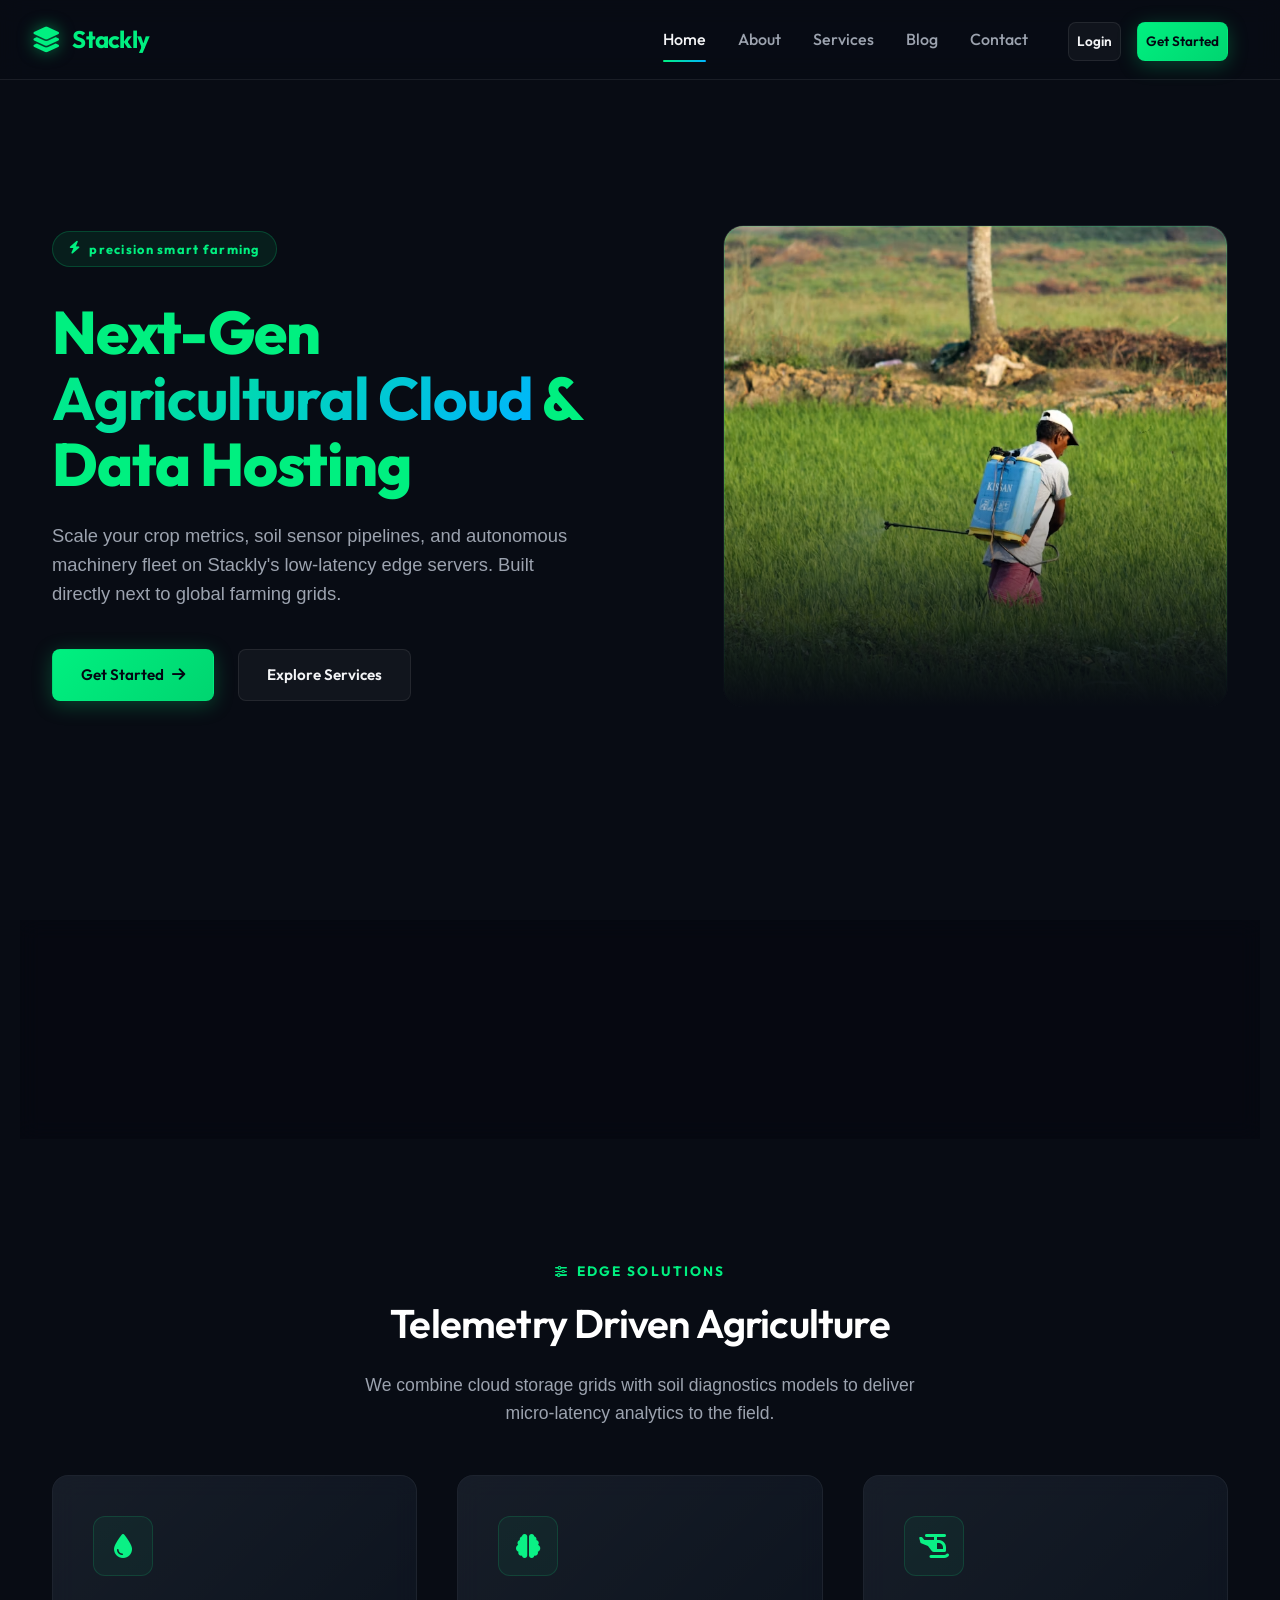
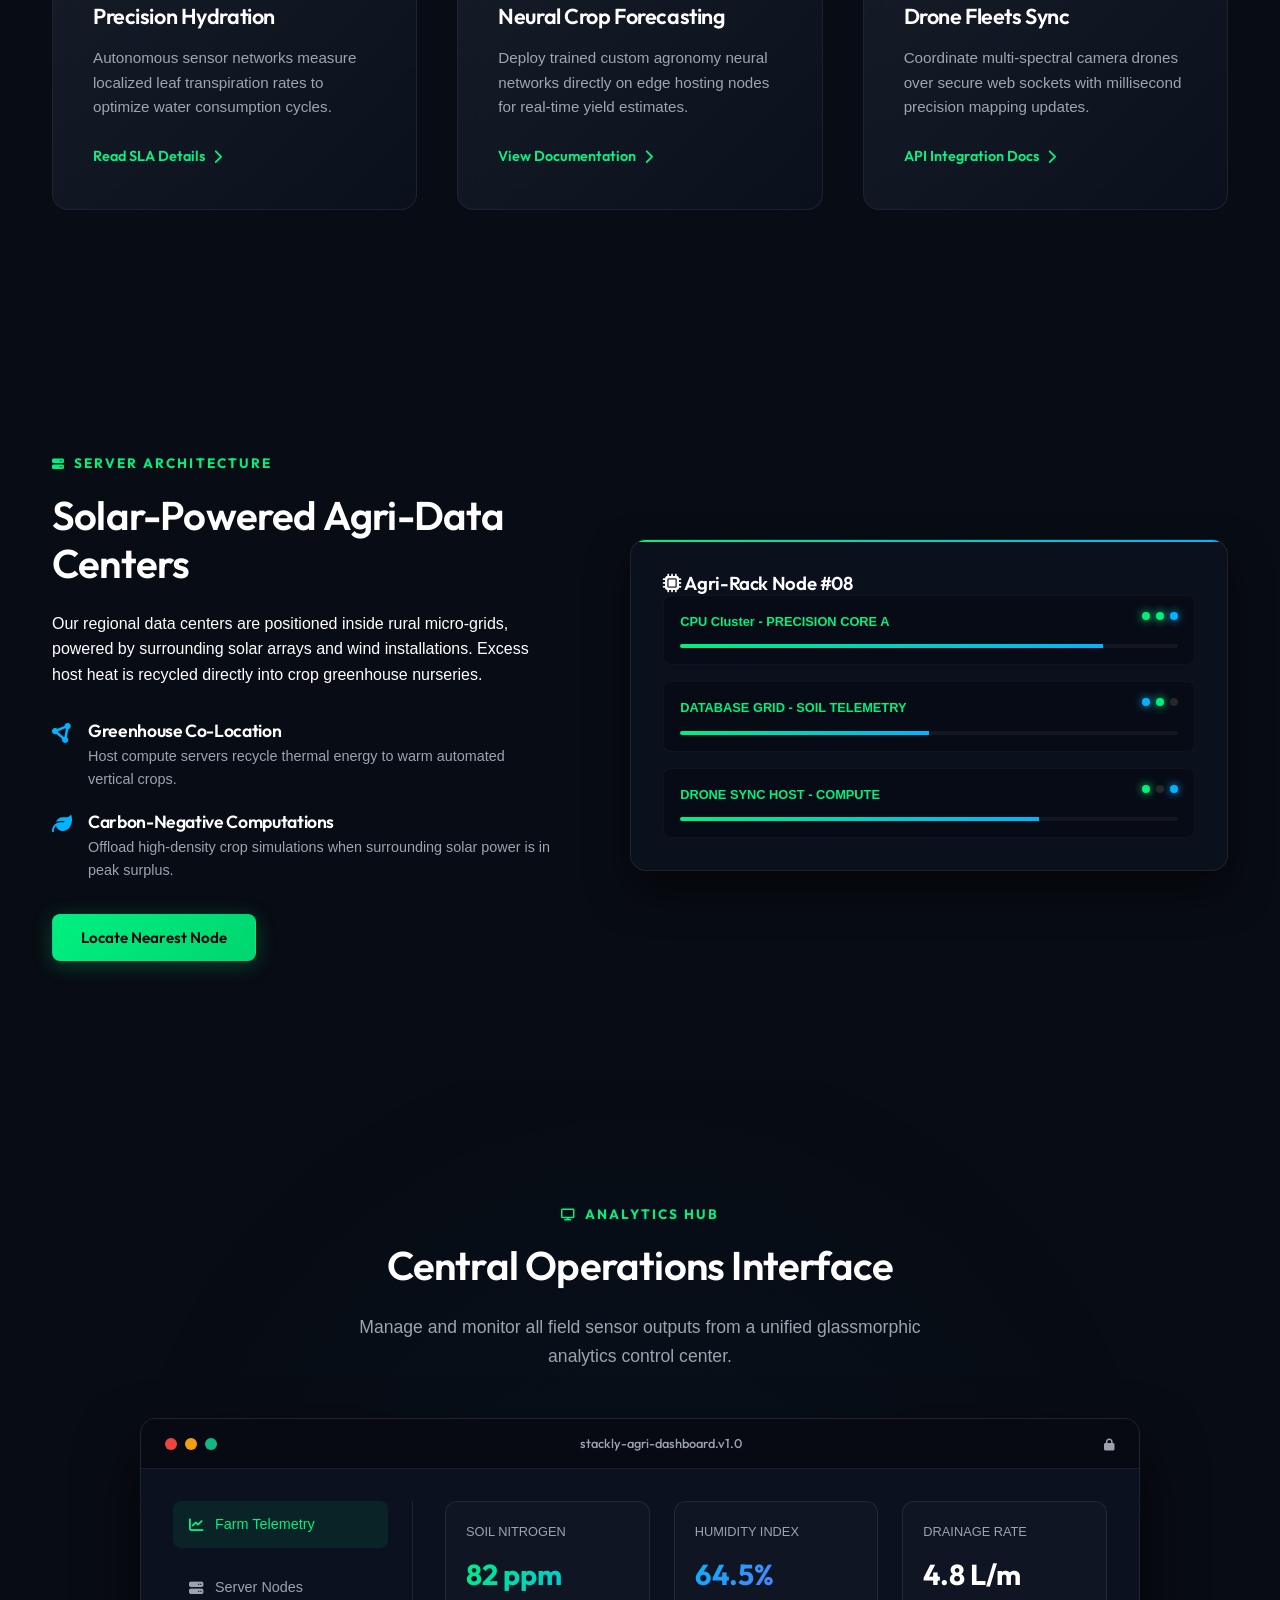
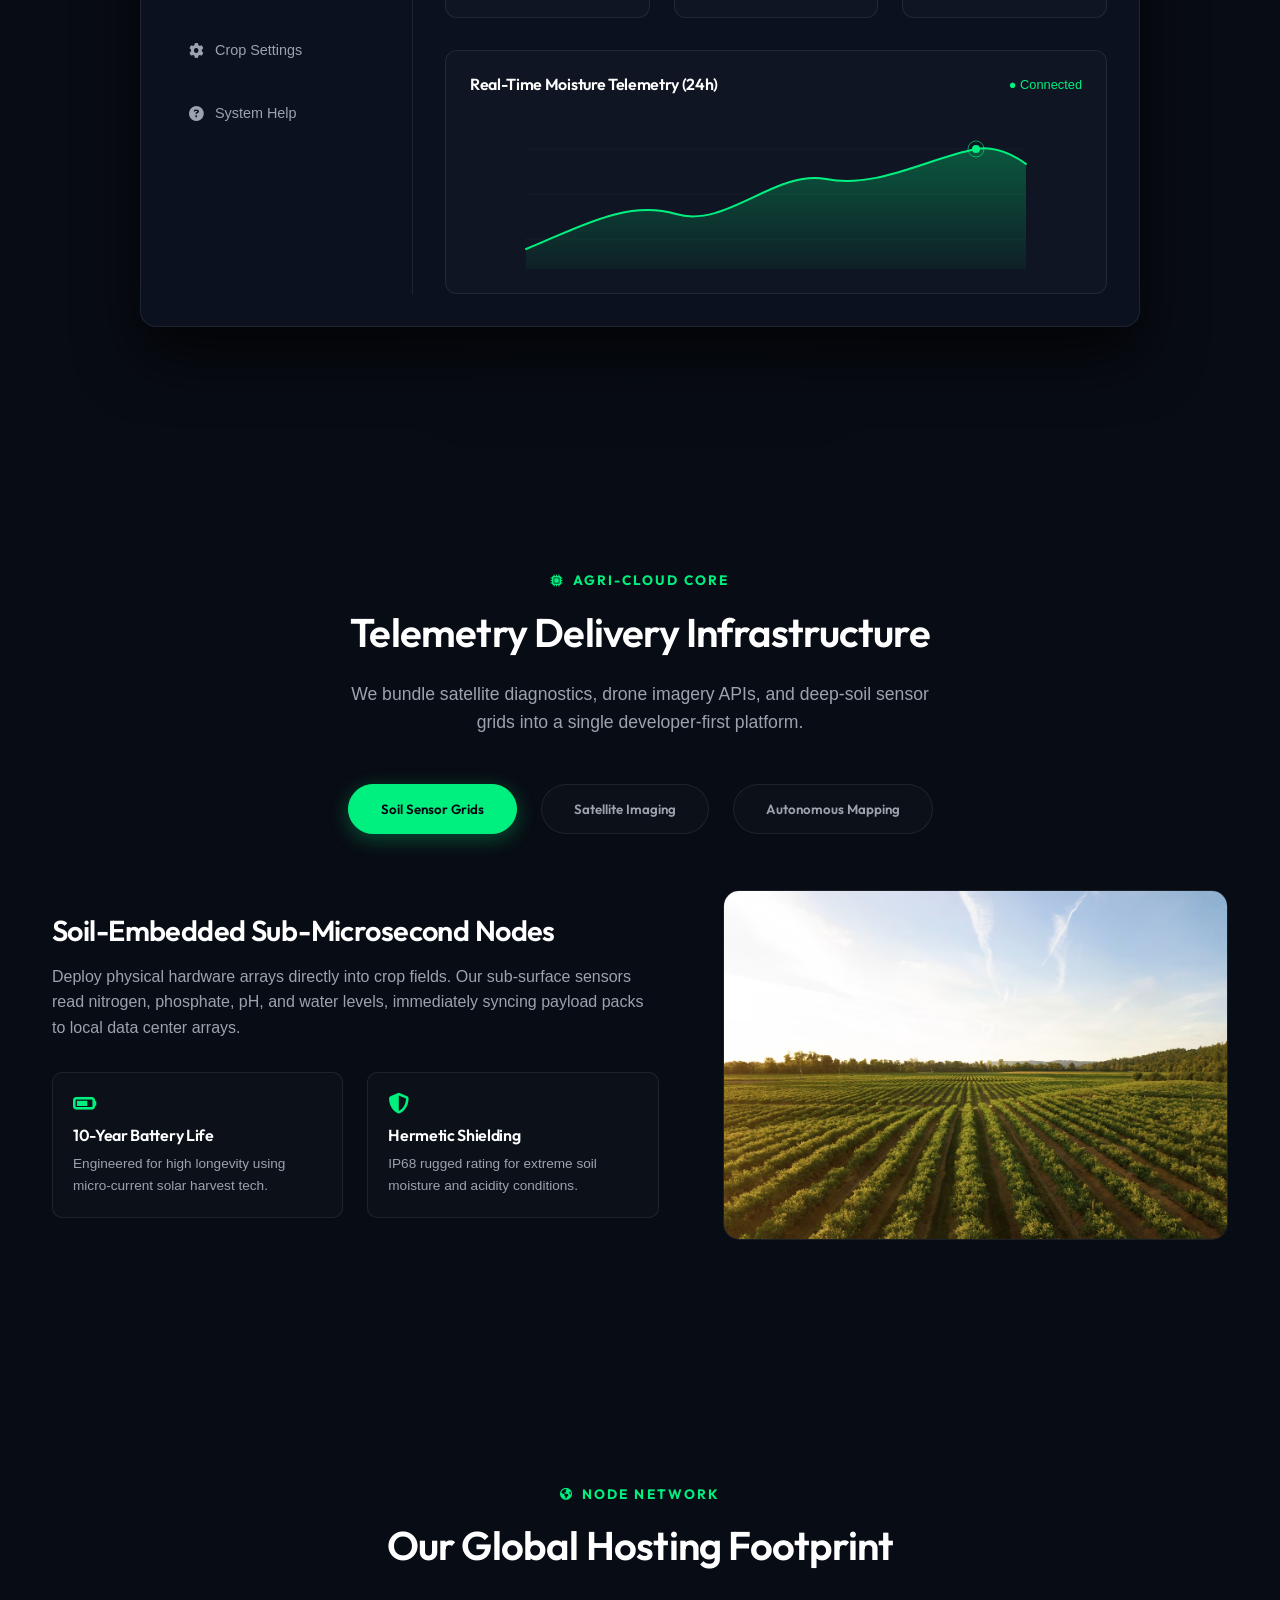
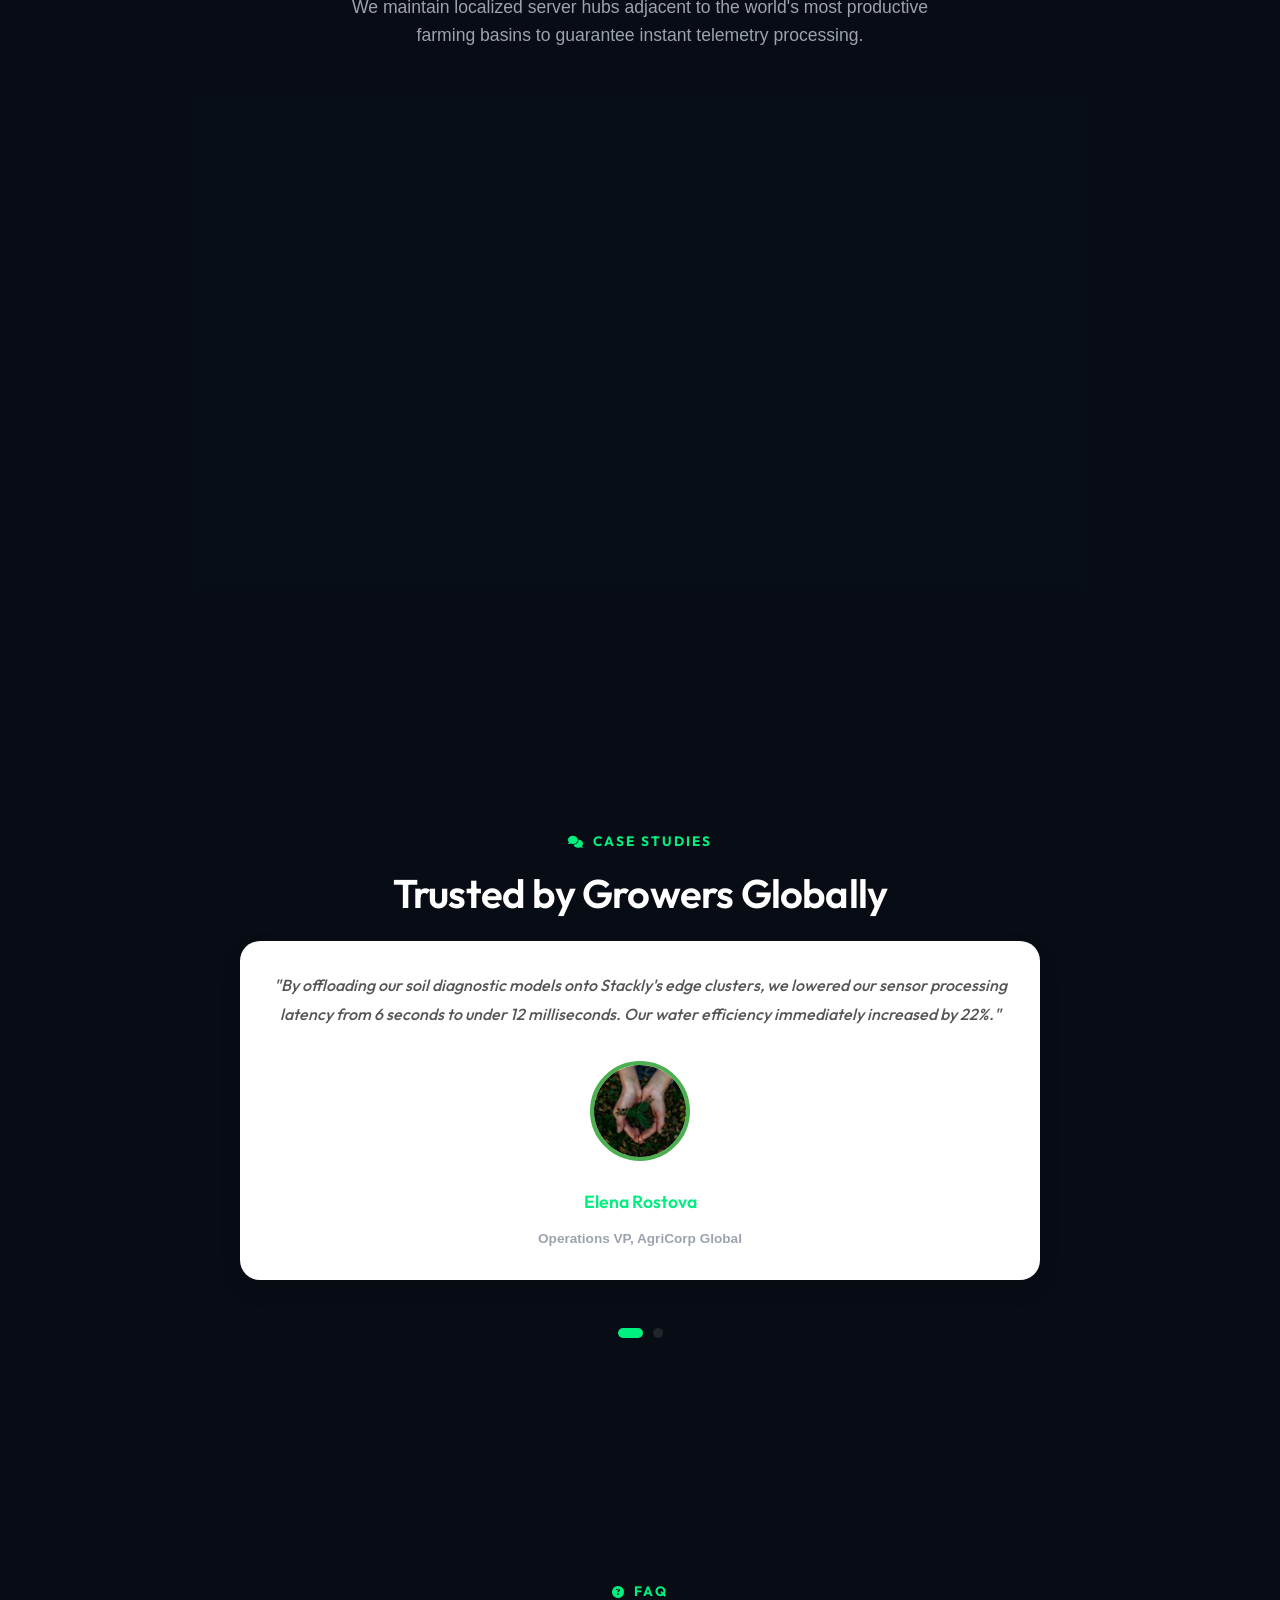
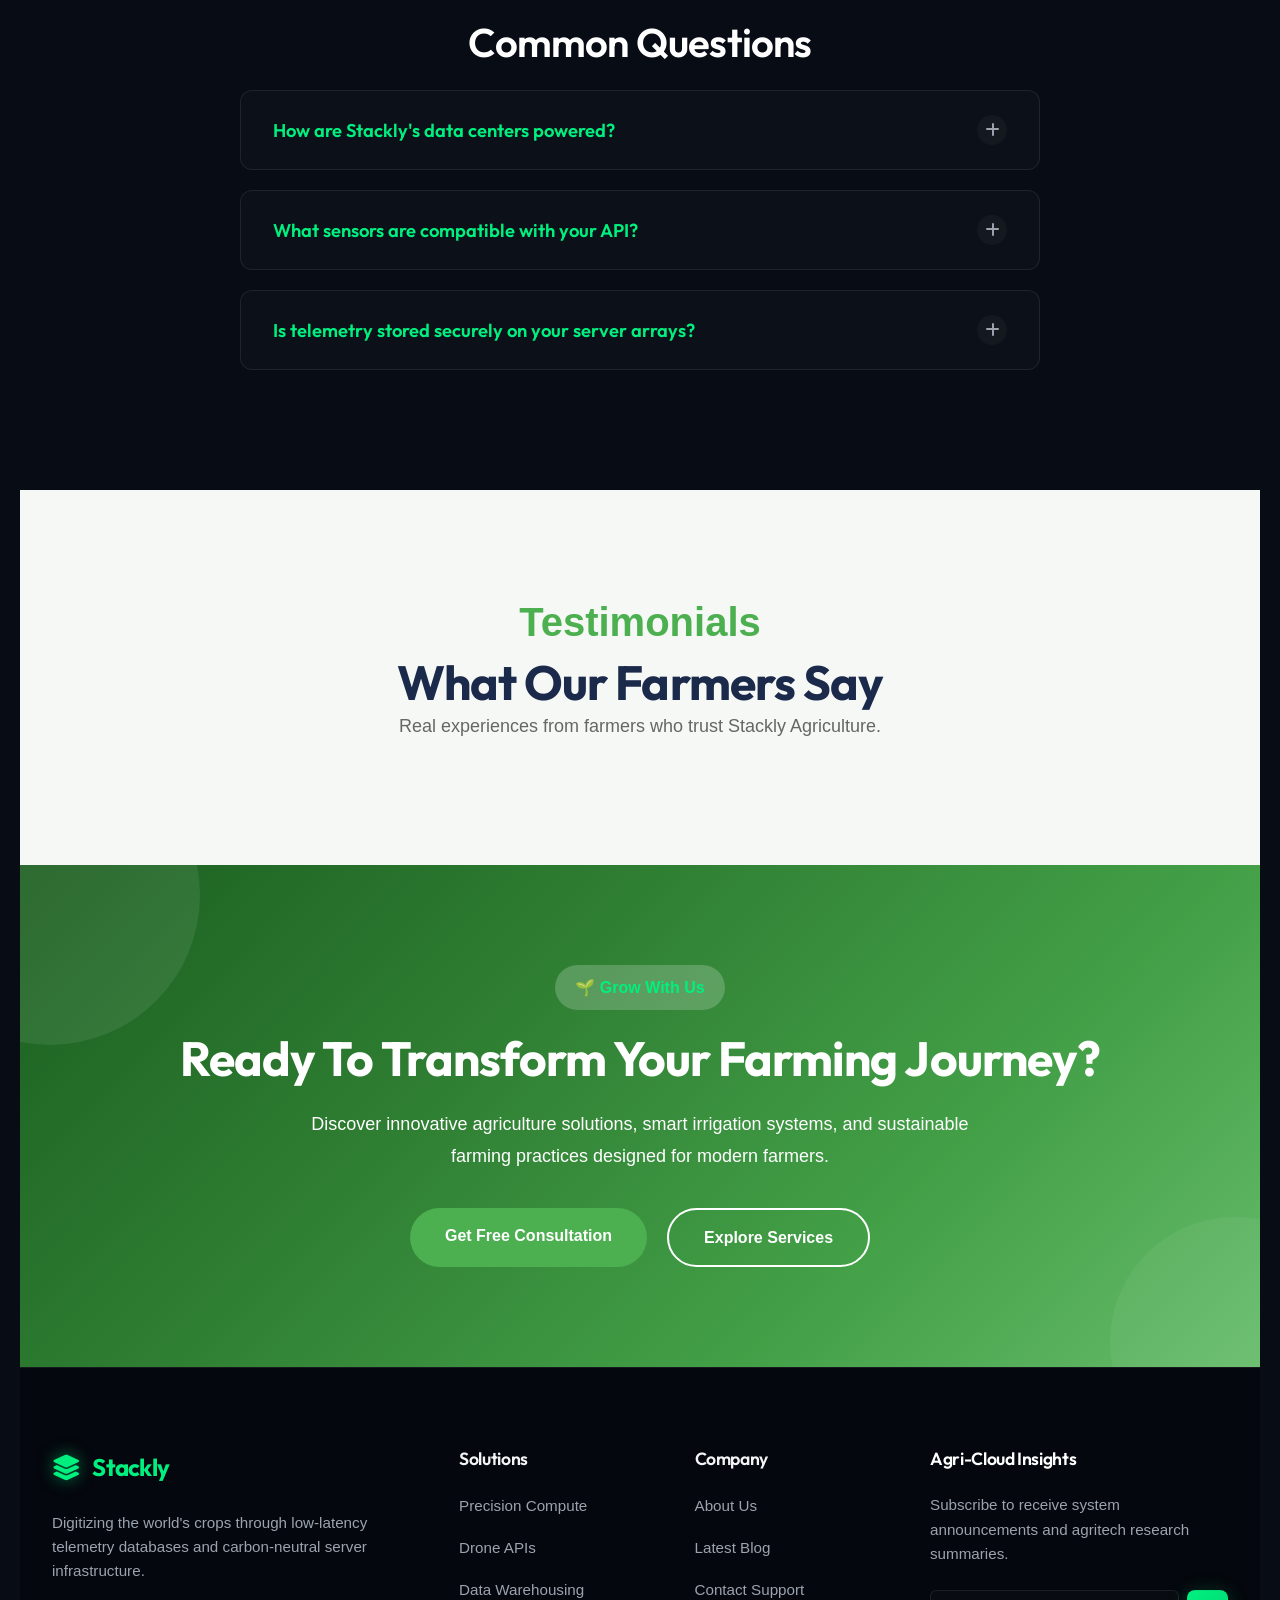
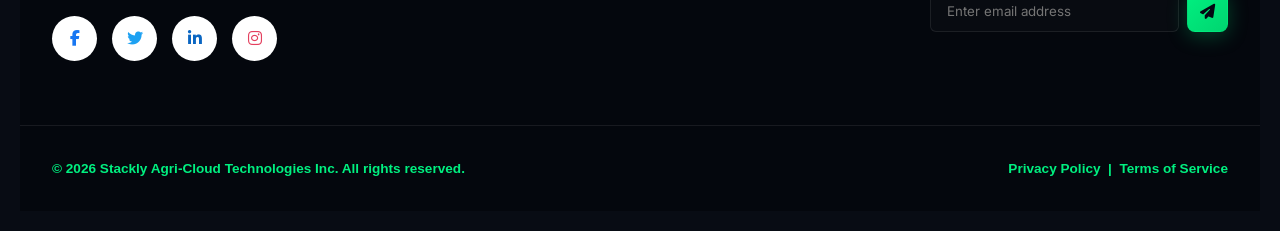
<file: index.html>
<!DOCTYPE html>
<html lang="en">
<head>
  <meta charset="UTF-8">
  <meta name="viewport" content="width=device-width, initial-scale=1.0">
  <meta name="description" content="Stackly Agri-Cloud - High-performance data hosting, low latency server compute, and precision telemetry solutions for smart agriculture.">
  <title>Stackly | Agriculture Cloud & Data Centers</title>
  
  <!-- Core Stylesheet -->
  <link rel="stylesheet" href="style.css">
  
  <!-- Font Awesome Icons -->
  <link rel="stylesheet" href="https://cdnjs.cloudflare.com/ajax/libs/font-awesome/6.4.0/css/all.min.css">
</head>
<div class="mobile-overlay" id="mobile-overlay"></div>
<body>

  <!-- Radial Background & Canvas Particles -->
  <div class="bg-radial-gradient"></div>
  <canvas id="bg-canvas"></canvas>

  <!-- ==========================================================================
       NAVBAR
  ========================================================================== -->
  <header class="header-nav">
    <div class="container nav-container">
      <!-- Logo -->
      <a href="index.html" class="logo">
        <i class="fa-solid fa-layer-group"></i>
        <span>Stackly</span>
      </a>

      <!-- Hamburger Menu Toggle (Mobile) -->
      <div class="menu-toggle" id="menu-toggle">
        <span></span>
        <span></span>
        <span></span>
      </div>

      <!-- Menu Drawer -->
      <nav class="nav-menu" id="nav-menu">
        
        <div class="mobile-search">
    <input type="text" placeholder="Search here...">
</div>
        <ul class="nav-links">
          <li><a href="index.html" class="nav-link active">Home</a></li>
          <li><a href="about.html" class="nav-link">About</a></li>
          <li><a href="services.html" class="nav-link">Services</a></li>
          <li><a href="blog.html" class="nav-link">Blog</a></li>
          <li><a href="contact.html" class="nav-link">Contact</a></li>
        </ul>
        <div class="nav-buttons">
          <a href="login.html" class="btn btn-secondary">Login</a>
          <a href="register.html" class="btn btn-primary">Get Started</a>
        </div>
      </nav>
    </div>
  </header>

  <!-- ==========================================================================
       SECTION 1: HERO
  ========================================================================== -->
  <section class="hero" id="hero-section">
    <div class="container hero-grid">
      <div class="hero-content reveal">
        <div class="hero-tag">
          <i class="fa-solid fa-bolt"></i> precision smart farming
        </div>
        <h1>Next-Gen <br><span class="gradient-text">Agricultural Cloud</span> & Data Hosting</h1>
        <p>
          Scale your crop metrics, soil sensor pipelines, and autonomous machinery fleet on Stackly's low-latency edge servers. Built directly next to global farming grids.
        </p>
        <div class="hero-buttons">
          <a href="register.html" class="btn btn-primary">Get Started <i class="fa-solid fa-arrow-right"></i></a>
          <button class="btn btn-secondary">Explore Services</button>
        </div>
      </div>
      <div class="hero-visual reveal">
        <div class="hero-image-wrapper">
          <img src="images/hero.webp" alt="Automated Agri-tech green farm data arrays" loading="eager">
        </div>
      </div>
    </div>
  </section>

  <!-- ==========================================================================
       SECTION 2: STATS
  ========================================================================== -->
  <section class="stats reveal">
    <div class="container stats-grid">
      <div class="stat-item">
        <div class="stat-num gradient-text">250K+</div>
        <div class="stat-label">Hectares Managed</div>
      </div>
      <div class="stat-item">
        <div class="stat-num gradient-text">4.2M</div>
        <div class="stat-label">Active IoT Nodes</div>
      </div>
      <div class="stat-item">
        <div class="stat-num gradient-text">99.99%</div>
        <div class="stat-label">Telemetry Uptime</div>
      </div>
      <div class="stat-item">
        <div class="stat-num gradient-text">&lt; 8ms</div>
        <div class="stat-label">Edge Node Latency</div>
      </div>
    </div>
  </section>

  <!-- ==========================================================================
       SECTION 3: SOLUTIONS
  ========================================================================== -->
  <section class="solutions" id="solutions-section">
    <div class="container">
      <div class="text-center reveal">
        <span class="section-tag"><i class="fa-solid fa-sliders"></i> Edge Solutions</span>
        <h2 class="section-title">Telemetry Driven Agriculture</h2>
        <p class="section-desc mx-auto">
          We combine cloud storage grids with soil diagnostics models to deliver micro-latency analytics to the field.
        </p>
      </div>

      <div class="solutions-grid">
        <!-- Solution 1 -->
        <div class="card-glass reveal">
          <div class="solution-icon">
            <i class="fa-solid fa-droplet"></i>
          </div>
          <h3 class="solution-title font-title">Precision Hydration</h3>
          <p class="solution-desc">
            Autonomous sensor networks measure localized leaf transpiration rates to optimize water consumption cycles.
          </p>
          <a href="#" class="solution-link">Read SLA Details <i class="fa-solid fa-chevron-right"></i></a>
        </div>

        <!-- Solution 2 -->
        <div class="card-glass reveal">
          <div class="solution-icon">
            <i class="fa-solid fa-brain"></i>
          </div>
          <h3 class="solution-title font-title">Neural Crop Forecasting</h3>
          <p class="solution-desc">
            Deploy trained custom agronomy neural networks directly on edge hosting nodes for real-time yield estimates.
          </p>
          <a href="#" class="solution-link">View Documentation <i class="fa-solid fa-chevron-right"></i></a>
        </div>

        <!-- Solution 3 -->
        <div class="card-glass reveal">
          <div class="solution-icon">
            <i class="fa-solid fa-helicopter"></i>
          </div>
          <h3 class="solution-title font-title">Drone Fleets Sync</h3>
          <p class="solution-desc">
            Coordinate multi-spectral camera drones over secure web sockets with millisecond precision mapping updates.
          </p>
          <a href="#" class="solution-link">API Integration Docs <i class="fa-solid fa-chevron-right"></i></a>
        </div>
      </div>
    </div>
  </section>

  <!-- ==========================================================================
       SECTION 4: DATA CENTERS SHOWCASE
  ========================================================================== -->
  <section class="datacenter" id="datacenter-section">
    <div class="container dc-grid">
      <div class="dc-info reveal">
        <span class="section-tag"><i class="fa-solid fa-server"></i> Server Architecture</span>
        <h2 class="section-title">Solar-Powered Agri-Data Centers</h2>
        <p>
          Our regional data centers are positioned inside rural micro-grids, powered by surrounding solar arrays and wind installations. Excess host heat is recycled directly into crop greenhouse nurseries.
        </p>
        
        <ul class="dc-features-list">
          <li class="dc-feature-item">
            <i class="fa-solid fa-circle-nodes"></i>
            <div>
              <h4>Greenhouse Co-Location</h4>
              <p>Host compute servers recycle thermal energy to warm automated vertical crops.</p>
            </div>
          </li>
          <li class="dc-feature-item">
            <i class="fa-solid fa-leaf"></i>
            <div>
              <h4>Carbon-Negative Computations</h4>
              <p>Offload high-density crop simulations when surrounding solar power is in peak surplus.</p>
            </div>
          </li>
        </ul>
        <button class="btn btn-primary">Locate Nearest Node</button>
      </div>

      <div class="dc-visual reveal">
        <div class="dc-panel">
          <h3 class="font-title"><i class="fa-solid fa-microchip"></i> Agri-Rack Node #08</h3>
          <div class="dc-rack-grid">
            <!-- Server Row 1 -->
            <div class="dc-rack">
              <div class="dc-rack-header">
                <span>CPU Cluster - PRECISION CORE A</span>
                <div class="dc-leds">
                  <div class="dc-led active-green"></div>
                  <div class="dc-led active-green"></div>
                  <div class="dc-led active-blue"></div>
                </div>
              </div>
              <div class="dc-bars">
                <div class="dc-bar"><div class="dc-bar-fill" data-width="85%"></div></div>
              </div>
            </div>
            <!-- Server Row 2 -->
            <div class="dc-rack">
              <div class="dc-rack-header">
                <span>DATABASE GRID - SOIL TELEMETRY</span>
                <div class="dc-leds">
                  <div class="dc-led active-blue"></div>
                  <div class="dc-led active-green"></div>
                  <div class="dc-led"></div>
                </div>
              </div>
              <div class="dc-bars">
                <div class="dc-bar"><div class="dc-bar-fill" data-width="50%"></div></div>
              </div>
            </div>
            <!-- Server Row 3 -->
            <div class="dc-rack">
              <div class="dc-rack-header">
                <span>DRONE SYNC HOST - COMPUTE</span>
                <div class="dc-leds">
                  <div class="dc-led active-green"></div>
                  <div class="dc-led"></div>
                  <div class="dc-led active-blue"></div>
                </div>
              </div>
              <div class="dc-bars">
                <div class="dc-bar"><div class="dc-bar-fill" data-width="72%"></div></div>
              </div>
            </div>
          </div>
        </div>
      </div>
    </div>
  </section>

  <!-- ==========================================================================
       SECTION 5: INTERACTIVE HUB (DASHBOARD PREVIEW)
  ========================================================================== -->
  <section class="dashboard-preview" id="dashboard-preview-section">
    <div class="container">
      <div class="text-center reveal">
        <span class="section-tag"><i class="fa-solid fa-display"></i> Analytics Hub</span>
        <h2 class="section-title">Central Operations Interface</h2>
        <p class="section-desc mx-auto">
          Manage and monitor all field sensor outputs from a unified glassmorphic analytics control center.
        </p>
      </div>

      <!-- Mockup Window -->
      <div class="dash-window reveal">
        <div class="dash-titlebar">
          <div class="dash-dots">
            <div class="dash-dot red"></div>
            <div class="dash-dot yellow"></div>
            <div class="dash-dot green"></div>
          </div>
          <div class="dash-title">stackly-agri-dashboard.v1.0</div>
          <div><i class="fa-solid fa-lock" style="font-size:0.75rem; color:var(--text-muted);"></i></div>
        </div>
        
        <div class="dash-content-mock">
          <!-- Mock Sidebar -->
          <div class="dash-sidebar-mock">
            <div class="dash-side-item active"><i class="fa-solid fa-chart-line"></i> Farm Telemetry</div>
            <div class="dash-side-item"><i class="fa-solid fa-server"></i> Server Nodes</div>
            <div class="dash-side-item"><i class="fa-solid fa-gear"></i> Crop Settings</div>
            <div class="dash-side-item"><i class="fa-solid fa-circle-question"></i> System Help</div>
          </div>
          
          <!-- Mock Dashboard Main -->
          <div class="dash-main-mock">
            <div class="dash-cards-row">
              <div class="dash-metric-card">
                <div class="dash-metric-header">SOIL NITROGEN</div>
                <div class="dash-metric-val gradient-text">82 ppm</div>
              </div>
              <div class="dash-metric-card">
                <div class="dash-metric-header">HUMIDITY INDEX</div>
                <div class="dash-metric-val gradient-text-alt">64.5%</div>
              </div>
              <div class="dash-metric-card">
                <div class="dash-metric-header">DRAINAGE RATE</div>
                <div class="dash-metric-val">4.8 L/m</div>
              </div>
            </div>
            
            <!-- Mock SVG Chart -->
            <div class="dash-chart-panel">
              <div class="dash-chart-header">
                <h4 class="dash-chart-title">Real-Time Moisture Telemetry (24h)</h4>
                <div style="font-size:0.8rem; color:var(--primary);"><span style="color:var(--primary)">●</span> Connected</div>
              </div>
              <!-- Clean SVG Line Graph -->
              <svg viewBox="0 0 500 150" class="dash-chart-svg">
                <defs>
                  <linearGradient id="chart-grad" x1="0" y1="0" x2="0" y2="1">
                    <stop offset="0%" stop-color="var(--primary)" stop-opacity="0.3"></stop>
                    <stop offset="100%" stop-color="var(--primary)" stop-opacity="0.05"></stop>
                  </linearGradient>
                </defs>
                <!-- Grid Lines -->
                <line x1="0" y1="30" x2="500" y2="30" stroke="rgba(255,255,255,0.03)" stroke-width="1"></line>
                <line x1="0" y1="75" x2="500" y2="75" stroke="rgba(255,255,255,0.03)" stroke-width="1"></line>
                <line x1="0" y1="120" x2="500" y2="120" stroke="rgba(255,255,255,0.03)" stroke-width="1"></line>
                <!-- Filled Area -->
                <path d="M 0 130 C 50 110, 100 80, 150 95 C 200 110, 250 50, 300 60 C 350 70, 400 40, 450 30 C 475 25, 500 45, 500 45 L 500 150 L 0 150 Z" fill="url(#chart-grad)"></path>
                <!-- Line -->
                <path d="M 0 130 C 50 110, 100 80, 150 95 C 200 110, 250 50, 300 60 C 350 70, 400 40, 450 30 C 475 25, 500 45, 500 45" fill="none" stroke="var(--primary)" stroke-width="2" stroke-linecap="round"></path>
                <!-- Pulsing Node Dot -->
                <circle cx="450" cy="30" r="4" fill="var(--primary)"></circle>
                <circle cx="450" cy="30" r="8" fill="none" stroke="var(--primary)" stroke-width="1" opacity="0.6"></circle>
              </svg>
            </div>
          </div>
        </div>
      </div>
    </div>
  </section>

  <!-- ==========================================================================
       SECTION 6: TECHNOLOGY INTEGRATION (TABS)
  ========================================================================== -->
  <section class="technology" id="technology-section">
    <div class="container">
      <div class="text-center reveal">
        <span class="section-tag"><i class="fa-solid fa-microchip"></i> Agri-Cloud Core</span>
        <h2 class="section-title">Telemetry Delivery Infrastructure</h2>
        <p class="section-desc mx-auto">
          We bundle satellite diagnostics, drone imagery APIs, and deep-soil sensor grids into a single developer-first platform.
        </p>
      </div>

      <!-- Tab Buttons -->
      <div class="tech-tabs reveal">
        <button class="tech-tab active" data-tab="tab-sensors">Soil Sensor Grids</button>
        <button class="tech-tab" data-tab="tab-satellite">Satellite Imaging</button>
        <button class="tech-tab" data-tab="tab-drones">Autonomous Mapping</button>
      </div>

      <!-- Tab Content 1: Sensors -->
      <div class="tech-content active" id="tab-sensors">
        <div class="tech-info">
          <h3>Soil-Embedded Sub-Microsecond Nodes</h3>
          <p>
            Deploy physical hardware arrays directly into crop fields. Our sub-surface sensors read nitrogen, phosphate, pH, and water levels, immediately syncing payload packs to local data center arrays.
          </p>
          <div class="tech-details">
            <div class="tech-detail-box">
              <i class="fa-solid fa-battery-three-quarters"></i>
              <h4>10-Year Battery Life</h4>
              <p>Engineered for high longevity using micro-current solar harvest tech.</p>
            </div>
            <div class="tech-detail-box">
              <i class="fa-solid fa-shield-halved"></i>
              <h4>Hermetic Shielding</h4>
              <p>IP68 rugged rating for extreme soil moisture and acidity conditions.</p>
            </div>
          </div>
        </div>
        <div class="tech-img-wrapper">
          <img src="images/service1.webp" alt="Farmer examining soil telemetry sensors" loading="lazy">
        </div>
      </div>

      <!-- Tab Content 2: Satellite -->
      <div class="tech-content" id="tab-satellite">
        <div class="tech-info">
          <h3>Orbiting Multi-Spectral Imaging</h3>
          <p>
            Process petabytes of hyper-spectral crop health pictures. Stackly's AI APIs overlay vegetation reflectance indexes (NDVI) dynamically, helping you spot stress conditions before they spread.
          </p>
          <div class="tech-details">
            <div class="tech-detail-box">
              <i class="fa-solid fa-satellite"></i>
              <h4>24-Hour Pass Frequency</h4>
              <p>Daily global imagery refreshes for real-time vegetative growth metrics.</p>
            </div>
            <div class="tech-detail-box">
              <i class="fa-solid fa-maximize"></i>
              <h4>0.3-Meter Precision</h4>
              <p>Ultra sharp satellite data processing optimized via machine learning.</p>
            </div>
          </div>
        </div>
        <div class="tech-img-wrapper">
          <img src="images/service2.webp" alt="Satellite perspective view of agricultural shapes" loading="lazy">
        </div>
      </div>

      <!-- Tab Content 3: Drones -->
      <div class="tech-content" id="tab-drones">
        <div class="tech-info">
          <h3>Autonomous Drones Telemetry</h3>
          <p>
            Dispatch unmanned aerial vehicles directly from solarcharging pods. Drones survey fields autonomously, communicating flight telemetry and sensor data payloads to edge data servers.
          </p>
          <div class="tech-details">
            <div class="tech-detail-box">
              <i class="fa-solid fa-wind"></i>
              <h4>Autonomous Flight Routing</h4>
              <p>Sensors route drones automatically based on local wind speeds.</p>
            </div>
            <div class="tech-detail-box">
              <i class="fa-solid fa-cloud-arrow-up"></i>
              <h4>Instant Edge Offloading</h4>
              <p>Sync imagery data via secure WiFi 6E farm stations.</p>
            </div>
          </div>
        </div>
        <div class="tech-img-wrapper">
          <img src="images/service3.webp" alt="Precision drone spraying smart farming fields" loading="lazy">
        </div>
      </div>

    </div>
  </section>

  <!-- ==========================================================================
       SECTION 7: GLOBAL FARM GRID MAP
  ========================================================================== -->
  <section class="global-map" id="map-section">
    <div class="container">
      <div class="text-center reveal">
        <span class="section-tag"><i class="fa-solid fa-earth-americas"></i> Node Network</span>
        <h2 class="section-title">Our Global Hosting Footprint</h2>
        <p class="section-desc mx-auto">
          We maintain localized server hubs adjacent to the world's most productive farming basins to guarantee instant telemetry processing.
        </p>
      </div>

      <div class="map-container reveal">
        <div class="map-tooltip" id="map-tooltip"></div>
        <svg class="map-svg" viewBox="0 0 1000 480">
          <!-- World map path mock -->
          <path d="M150,150 L200,130 L220,150 L240,140 L260,180 L290,170 L300,200 L320,180 L350,220 L320,250 L280,280 L250,300 L270,350 L250,380 L220,400 L200,430 L210,450 L190,460 L180,440 L190,380 L200,320 L180,280 L160,250 L120,200 Z M500,100 L550,110 L580,80 L620,100 L680,120 L720,100 L760,130 L800,150 L840,130 L880,160 L920,200 L880,240 L850,220 L800,260 L780,300 L820,330 L850,320 L870,350 L890,380 L850,420 L820,450 L780,430 L740,400 L700,380 L650,370 L600,350 L580,300 L550,250 L520,200 L480,180 Z" opacity="0.3"></path>
          
          <!-- Map pins with pulsing circles -->
          <!-- US West (California) -->
          <g class="map-pin" transform="translate(180, 160)" data-label="US West Edge Hub (San Joaquin Valley)" data-status="99.99% operational">
            <circle class="pulse" cx="0" cy="0" r="8" opacity="0.4"></circle>
            <circle cx="0" cy="0" r="4"></circle>
          </g>
          <!-- Europe (Netherlands) -->
          <g class="map-pin" transform="translate(510, 110)" data-label="Europe North Node (Amsterdam Greenport)" data-status="100% operational">
            <circle class="pulse" cx="0" cy="0" r="8" opacity="0.4"></circle>
            <circle cx="0" cy="0" r="4"></circle>
          </g>
          <!-- Japan (Tokyo) -->
          <g class="map-pin" transform="translate(860, 170)" data-label="Asia East Edge (Tokyo Smart Agri)" data-status="99.98% operational">
            <circle class="pulse" cx="0" cy="0" r="8" opacity="0.4"></circle>
            <circle cx="0" cy="0" r="4"></circle>
          </g>
          <!-- South America (Brazil) -->
          <g class="map-pin" transform="translate(320, 310)" data-label="SA East Node (São Paulo Agro-grid)" data-status="99.95% operational">
            <circle class="pulse" cx="0" cy="0" r="8" opacity="0.4"></circle>
            <circle cx="0" cy="0" r="4"></circle>
          </g>
          <!-- Australia (Melbourne) -->
          <g class="map-pin" transform="translate(820, 390)" data-label="Oceania South Node (Murray-Darling Basin)" data-status="100% operational">
            <circle class="pulse" cx="0" cy="0" r="8" opacity="0.4"></circle>
            <circle cx="0" cy="0" r="4"></circle>
          </g>
        </svg>
      </div>
    </div>
  </section>

  <!-- ==========================================================================
       SECTION 8: CLIENT TESTIMONIALS
  ========================================================================== -->
  <section class="testimonials" id="testimonials-section">
    <div class="container">
      <div class="text-center reveal">
        <span class="section-tag"><i class="fa-solid fa-comments"></i> Case Studies</span>
        <h2 class="section-title">Trusted by Growers Globally</h2>
      </div>

      <div class="testimonials-slider reveal">
        <!-- Testimonial 1 -->
        <div class="testimonial-card active">
          <p class="test-quote">
            "By offloading our soil diagnostic models onto Stackly's edge clusters, we lowered our sensor processing latency from 6 seconds to under 12 milliseconds. Our water efficiency immediately increased by 22%."
          </p>
          <div class="test-user">
            <img src="images/service4.webp" alt="Grower avatar" class="test-avatar">
            <span class="test-name">Elena Rostova</span>
            <span class="test-role">Operations VP, AgriCorp Global</span>
          </div>
        </div>

        <!-- Testimonial 2 -->
        <div class="testimonial-card">
          <p class="test-quote">
            "Running multi-spectral drone stitching APIs on Stackly has simplified our vertical greenhouse operations. The carbon-negative computation pipeline fits perfectly with our clean environmental mission."
          </p>
          <div class="test-user">
            <img src="images/service5.webp" alt="Agronomist avatar" class="test-avatar">
            <span class="test-name">Marcus Vance</span>
            <span class="test-role">Director of Smart Farm Tech, NetherLabs</span>
          </div>
        </div>

        <!-- Dots -->
        <div class="slider-dots">
          <div class="slider-dot active"></div>
          <div class="slider-dot"></div>
        </div>
      </div>
    </div>
  </section>

  <!-- ==========================================================================
       SECTION 9: FAQ
  ========================================================================== -->
  <section class="faq" id="faq-section">
    <div class="container">
      <div class="text-center reveal">
        <span class="section-tag"><i class="fa-solid fa-circle-question"></i> FAQ</span>
        <h2 class="section-title">Common Questions</h2>
      </div>

      <div class="faq-accordion reveal">
        <!-- FAQ 1 -->
        <div class="faq-item">
          <div class="faq-header">
            <span class="faq-question">How are Stackly's data centers powered?</span>
            <div class="faq-toggle"><i class="fa-solid fa-plus"></i></div>
          </div>
          <div class="faq-body">
            <div class="faq-answer">
              Every regional node is integrated directly within local wind or solar farm grids. We use dynamic compute offloading to adjust computational intensities during power generation surpluses, making our calculations carbon-neutral.
            </div>
          </div>
        </div>

        <!-- FAQ 2 -->
        <div class="faq-item">
          <div class="faq-header">
            <span class="faq-question">What sensors are compatible with your API?</span>
            <div class="faq-toggle"><i class="fa-solid fa-plus"></i></div>
          </div>
          <div class="faq-body">
            <div class="faq-answer">
              Our edge nodes accept any MQTT or HTTP payload structures. We supply pre-written SDK libraries for Python, C++, and Javascript nodes, allowing you to establish telemetry tunnels within seconds.
            </div>
          </div>
        </div>

        <!-- FAQ 3 -->
        <div class="faq-item">
          <div class="faq-header">
            <span class="faq-question">Is telemetry stored securely on your server arrays?</span>
            <div class="faq-toggle"><i class="fa-solid fa-plus"></i></div>
          </div>
          <div class="faq-body">
            <div class="faq-answer">
              Yes. All sensor data is encrypted at rest using AES-256 standard and in transit via TLS 1.3 tunnels. Database replication is distributed across independent geographic nodes to guarantee protection from failure.
            </div>
          </div>
        </div>
      </div>
    </div>
  </section>
  <section class="testimonials-section">

    <div class="container">

        <div class="section-title text-center">
            <span>Testimonials</span>
            <h2>What Our Farmers Say</h2>
            <p>Real experiences from farmers who trust Stackly Agriculture.</p>
        </div>

        <div class="row">

            <div class="col-lg-4 col-md-6">
                <div class="testimonial-card">
                    <img src="images/client4.webp" alt="">
                    <h4>Ramesh Kumar</h4>
                    <div class="stars">⭐⭐⭐⭐⭐</div>
                    <p>
                        Stackly helped us improve irrigation management and
                        increase crop productivity significantly.
                    </p>
                </div>
            </div>

            <div class="col-lg-4 col-md-6">
                <div class="testimonial-card">
                    <img src="images/client2.webp" alt="">
                    <h4>Priya Sharma</h4>
                    <div class="stars">⭐⭐⭐⭐⭐</div>
                    <p>
                        Their smart farming solutions helped us reduce water
                        usage and improve farm efficiency.
                    </p>
                </div>
            </div>

            <div class="col-lg-4 col-md-6">
                <div class="testimonial-card">
                    <img src="images/client3.webp" alt="">
                    <h4>Vikram Reddy</h4>
                    <div class="stars">⭐⭐⭐⭐⭐</div>
                    <p>
                        Excellent support and guidance. The agriculture
                        consulting services are highly professional.
                    </p>
                </div>
            </div>

        </div>

    </div>

</section>
  <section class="cta-section">

    <div class="container text-center">

        <span class="cta-badge">
            🌱 Grow With Us
        </span>

        <h2>
            Ready To Transform Your Farming Journey?
        </h2>

        <p>
            Discover innovative agriculture solutions, smart irrigation systems,
            and sustainable farming practices designed for modern farmers.
        </p>

        <div class="cta-buttons">

            <a href="contact.html" class="cta-btn-primary">
                Get Free Consultation
            </a>

            <a href="services.html" class="cta-btn-secondary">
                Explore Services
            </a>

        </div>

    </div>

</section>

  <!-- ==========================================================================
       FOOTER
  ========================================================================== -->
  <footer>
    <div class="container footer-grid">
      <div class="footer-brand">
        <a href="index.html" class="logo">
          <i class="fa-solid fa-layer-group"></i>
          <span>Stackly</span>
        </a>
        <p>
          Digitizing the world's crops through low-latency telemetry databases and carbon-neutral server infrastructure.
        </p>
       <div class="footer-social">

    <a href="404.html">
        <i class="fab fa-facebook-f"></i>
    </a>

    <a href="404.html">
        <i class="fab fa-twitter"></i>
    </a>

    <a href="404.html">
        <i class="fab fa-linkedin-in"></i>
    </a>

    <a href="404.html">
        <i class="fab fa-instagram"></i>
    </a>

</div>
      </div>

      <div class="footer-nav-col">
        <h4>Solutions</h4>
        <ul class="footer-links">
          <li><a href="services.html" class="footer-link">Precision Compute</a></li>
          <li><a href="services.html" class="footer-link">Drone APIs</a></li>
          <li><a href="services.html" class="footer-link">Data Warehousing</a></li>
        </ul>
      </div>

      <div class="footer-nav-col">
        <h4>Company</h4>
        <ul class="footer-links">
          <li><a href="about.html" class="footer-link">About Us</a></li>
          <li><a href="blog.html" class="footer-link">Latest Blog</a></li>
          <li><a href="contact.html" class="footer-link">Contact Support</a></li>
        </ul>
      </div>

      <div class="footer-newsletter">
        <h4>Agri-Cloud Insights</h4>
        <p>Subscribe to receive system announcements and agritech research summaries.</p>
        <form class="newsletter-form" onsubmit="event.preventDefault()">
          <input type="email" placeholder="Enter email address" required>
          <button class="btn btn-primary" style="padding:0.75rem;"><i class="fa-solid fa-paper-plane"></i></button>
        </form>
      </div>
    </div>

    <div class="container footer-bottom">
      <span>&copy; 2026 Stackly Agri-Cloud Technologies Inc. All rights reserved.</span>
      <span>Privacy Policy &nbsp;|&nbsp; Terms of Service</span>
    </div>
  </footer>

  <!-- Core Javascript -->
  <script src="main.js"></script>
  
</body>
<div id="loader">
    <div class="loader-icon">🌱</div>
    <div class="spinner"></div>
    <p>Loading Agriculture Solutions...</p>
</div>
</html>
</file>
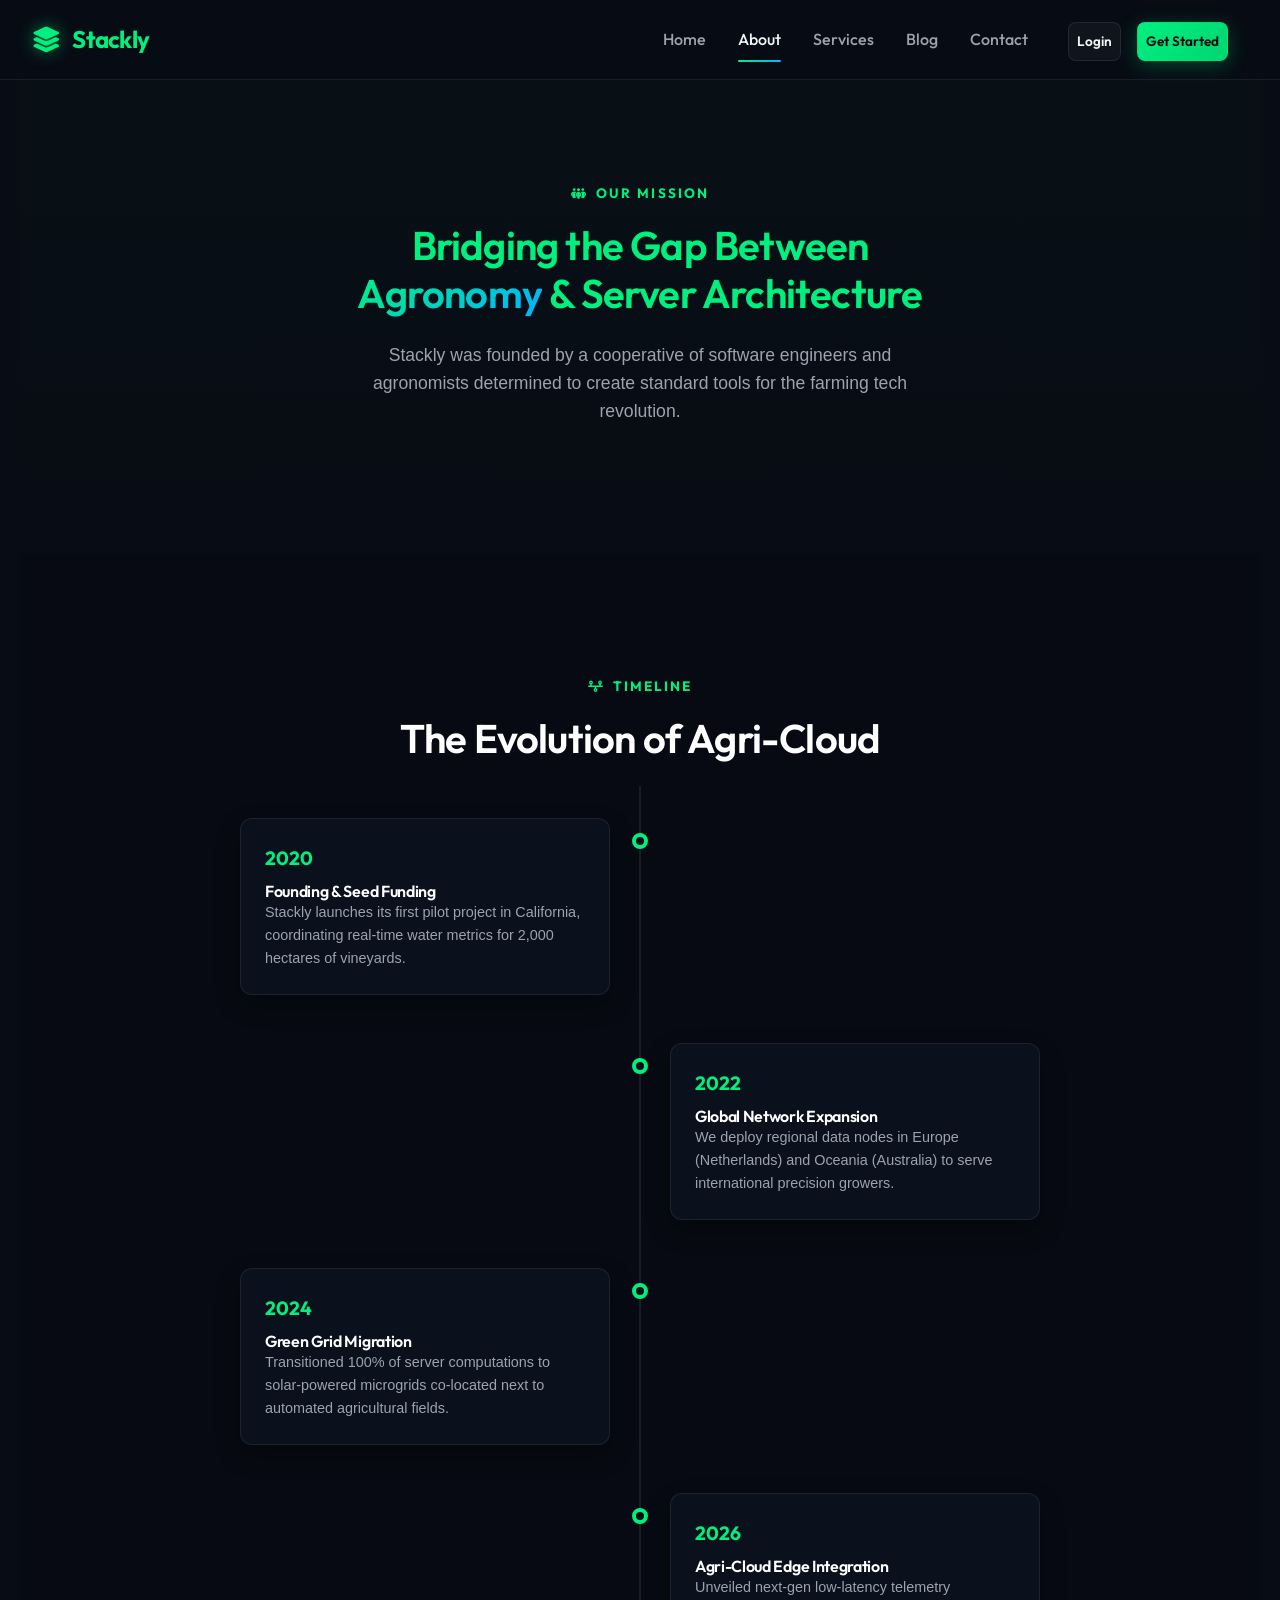
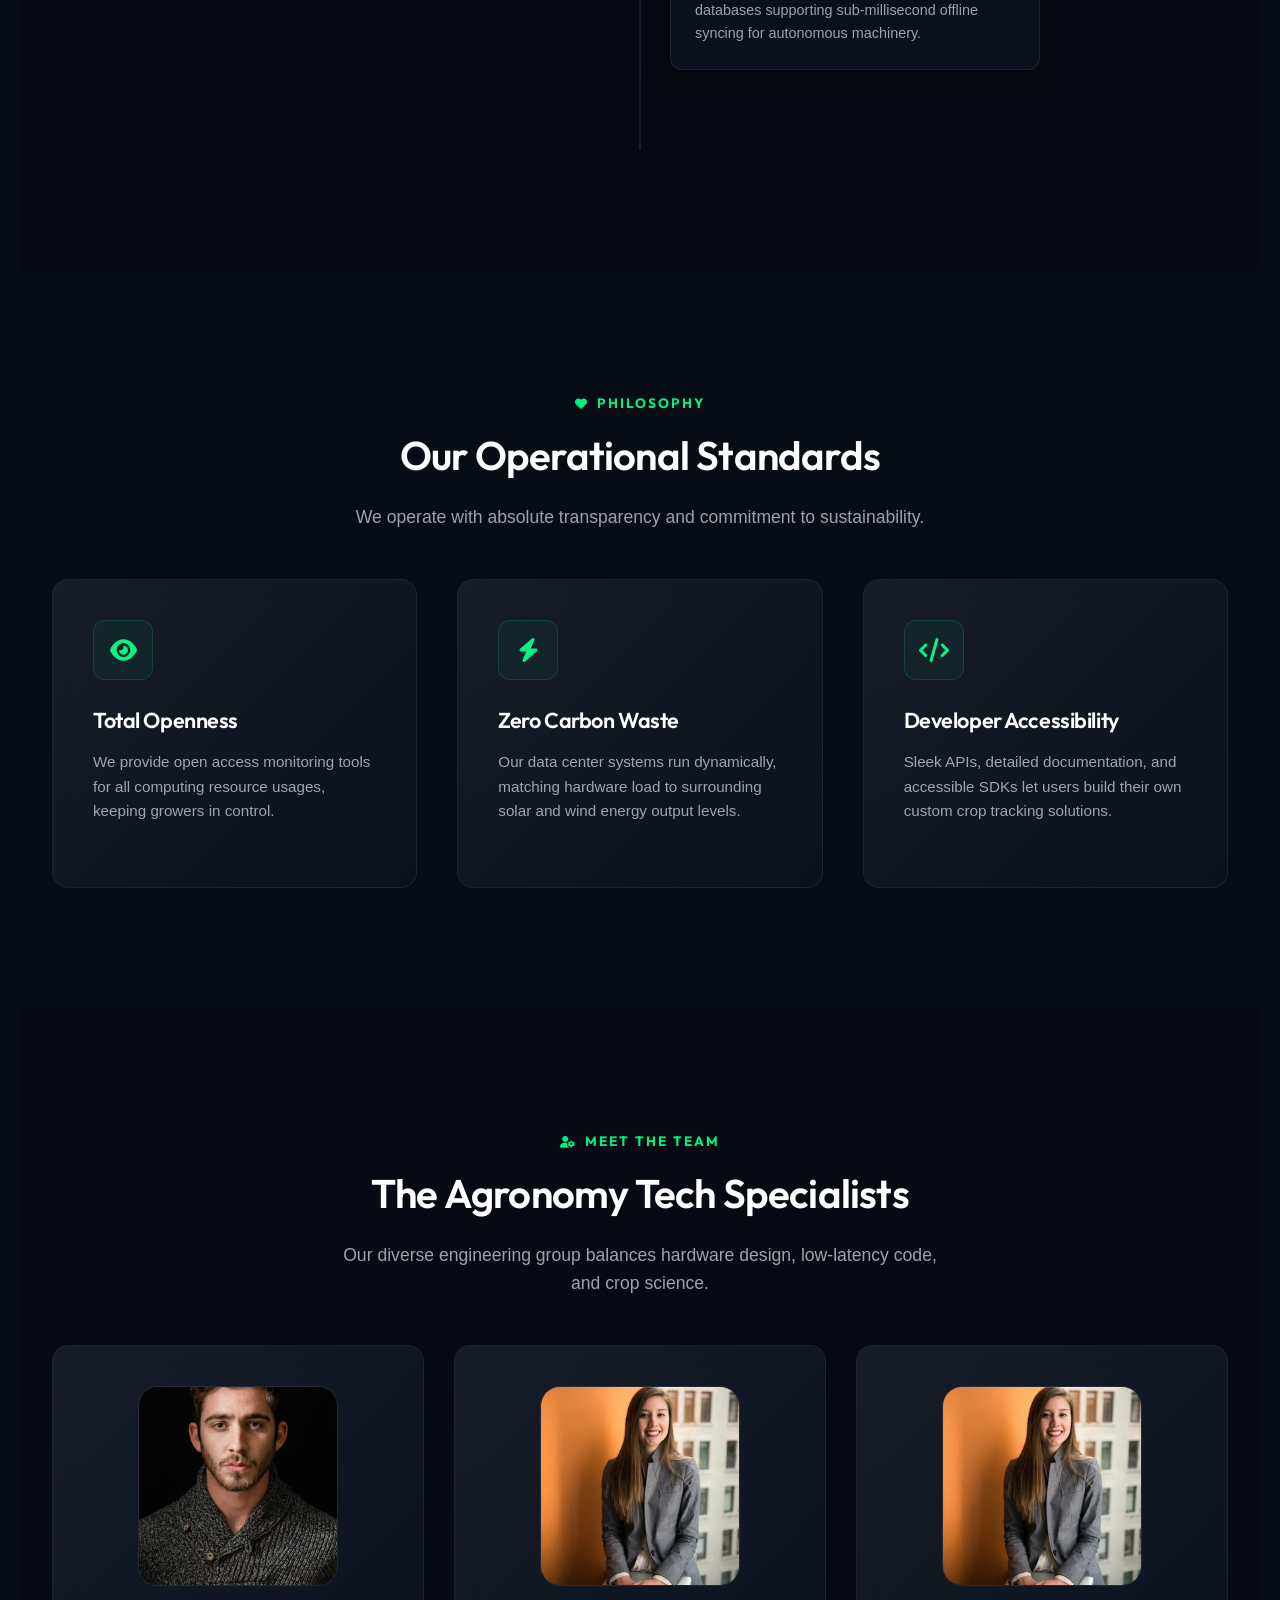
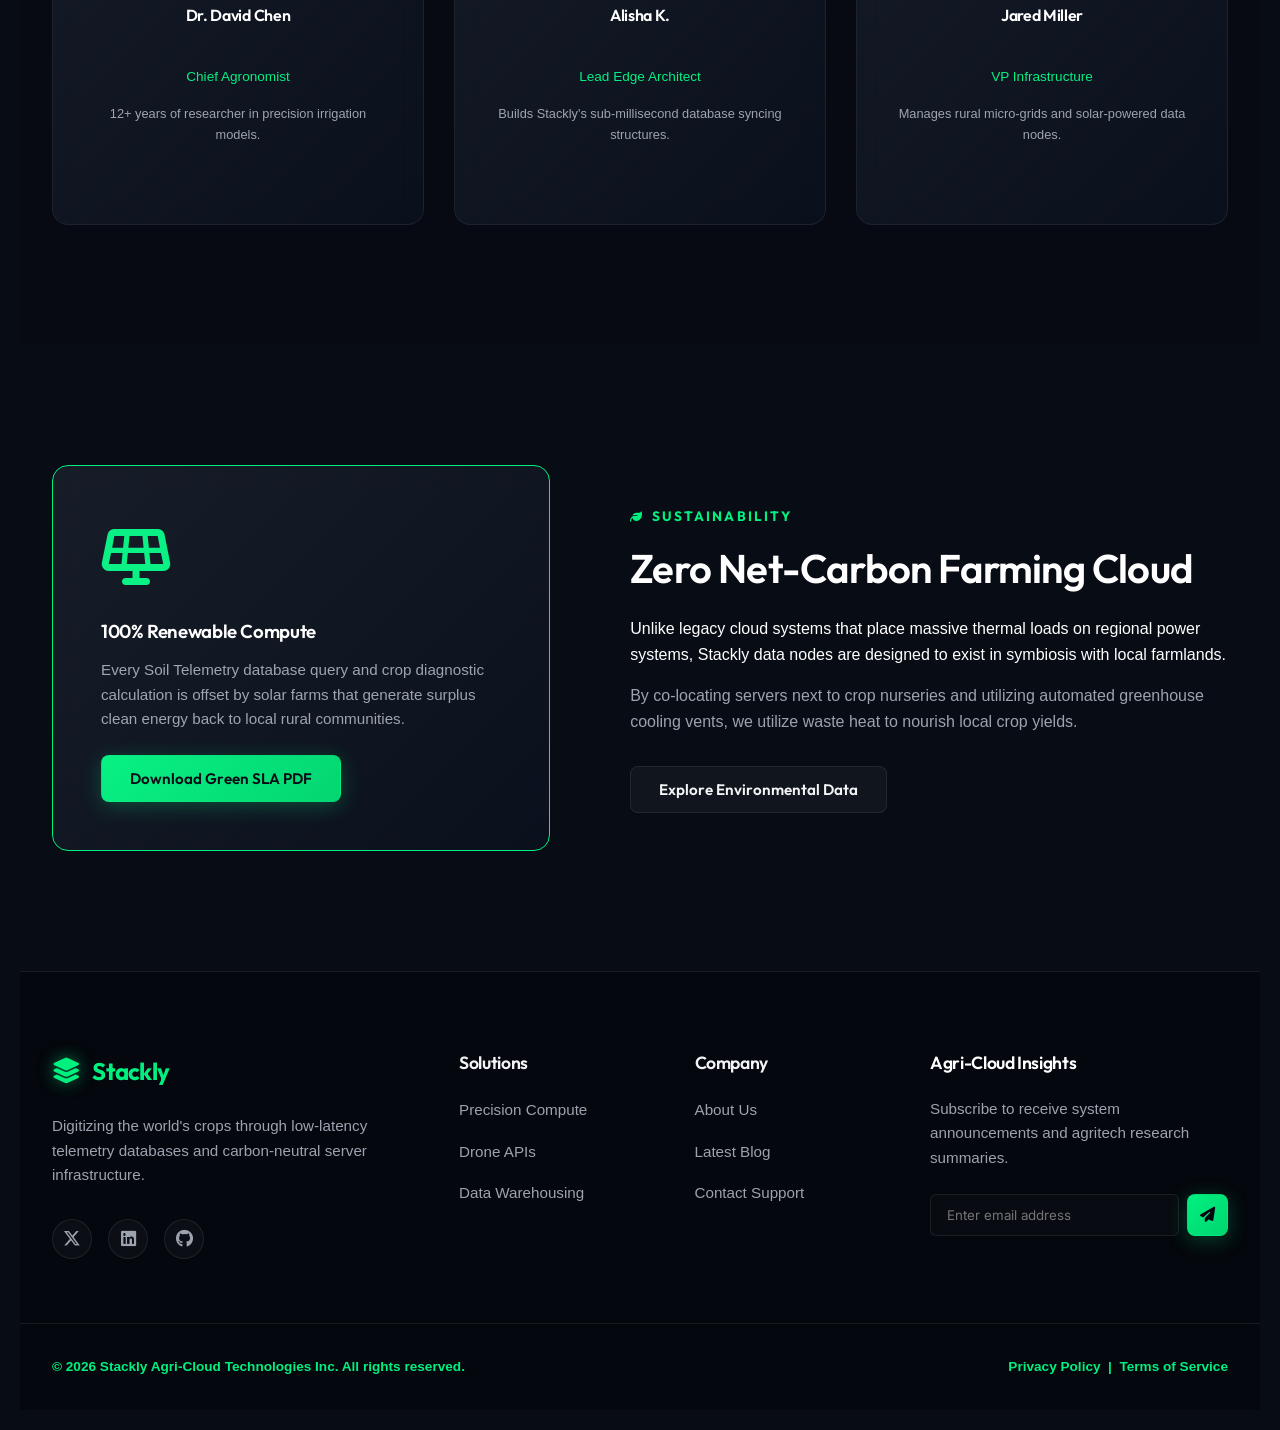
<file: about.html>
<!DOCTYPE html>
<html lang="en">
<head>
  <meta charset="UTF-8">
  <meta name="viewport" content="width=device-width, initial-scale=1.0">
  <meta name="description" content="Stackly Agri-Cloud - Our journey, team of engineers, and environmental commitment.">
  <title>About Us | Stackly Agri-Cloud</title>
  
  <!-- Core Stylesheet -->
  <link rel="stylesheet" href="style.css">
  
  <!-- Font Awesome Icons -->
  <link rel="stylesheet" href="https://cdnjs.cloudflare.com/ajax/libs/font-awesome/6.4.0/css/all.min.css">
</head>
<body>

  <!-- Radial Background & Canvas Particles -->
  <div class="bg-radial-gradient"></div>
  <canvas id="bg-canvas"></canvas>

  <!-- ==========================================================================
       NAVBAR
  ========================================================================== -->
  <header class="header-nav">
    <div class="container nav-container">
      <!-- Logo -->
      <a href="index.html" class="logo">
        <i class="fa-solid fa-layer-group"></i>
        <span>Stackly</span>
      </a>

      <!-- Hamburger Menu Toggle (Mobile) -->
      <div class="menu-toggle" id="menu-toggle">
        <span></span>
        <span></span>
        <span></span>
      </div>

      <!-- Menu Drawer -->
      <nav class="nav-menu" id="nav-menu">
        <ul class="nav-links">
          <li><a href="index.html" class="nav-link">Home</a></li>
          <li><a href="about.html" class="nav-link active">About</a></li>
          <li><a href="services.html" class="nav-link">Services</a></li>
          <li><a href="blog.html" class="nav-link">Blog</a></li>
          <li><a href="contact.html" class="nav-link">Contact</a></li>
        </ul>
        <div class="nav-buttons">
          <a href="login.html" class="btn btn-secondary">Login</a>
          <a href="register.html" class="btn btn-primary">Get Started</a>
        </div>
      </nav>
    </div>
  </header>

  <!-- ==========================================================================
       SECTION 1: PAGE BANNER
  ========================================================================== -->
  <section class="page-banner">
    <div class="container reveal">
      <span class="section-tag"><i class="fa-solid fa-people-group"></i> OUR MISSION</span>
      <h1 class="section-title">Bridging the Gap Between <br><span class="gradient-text">Agronomy</span> & Server Architecture</h1>
      <p class="section-desc mx-auto">
        Stackly was founded by a cooperative of software engineers and agronomists determined to create standard tools for the farming tech revolution.
      </p>
    </div>
  </section>

  <!-- ==========================================================================
       SECTION 2: OUR STORY (TIMELINE)
  ========================================================================== -->
  <section class="our-story" style="background: rgba(5,8,15,0.4);">
    <div class="container">
      <div class="text-center reveal">
        <span class="section-tag"><i class="fa-solid fa-timeline"></i> TIMELINE</span>
        <h2 class="section-title">The Evolution of Agri-Cloud</h2>
      </div>

      <div class="timeline">
        <!-- Item 1 -->
        <div class="timeline-item reveal">
          <div class="timeline-dot"></div>
          <div class="timeline-card">
            <div class="timeline-year">2020</div>
            <h4 class="font-title">Founding & Seed Funding</h4>
            <p style="color:var(--text-muted); font-size:0.9rem;">
              Stackly launches its first pilot project in California, coordinating real-time water metrics for 2,000 hectares of vineyards.
            </p>
          </div>
        </div>

        <!-- Item 2 -->
        <div class="timeline-item reveal">
          <div class="timeline-dot"></div>
          <div class="timeline-card">
            <div class="timeline-year">2022</div>
            <h4 class="font-title">Global Network Expansion</h4>
            <p style="color:var(--text-muted); font-size:0.9rem;">
              We deploy regional data nodes in Europe (Netherlands) and Oceania (Australia) to serve international precision growers.
            </p>
          </div>
        </div>

        <!-- Item 3 -->
        <div class="timeline-item reveal">
          <div class="timeline-dot"></div>
          <div class="timeline-card">
            <div class="timeline-year">2024</div>
            <h4 class="font-title">Green Grid Migration</h4>
            <p style="color:var(--text-muted); font-size:0.9rem;">
              Transitioned 100% of server computations to solar-powered microgrids co-located next to automated agricultural fields.
            </p>
          </div>
        </div>

        <!-- Item 4 -->
        <div class="timeline-item reveal">
          <div class="timeline-dot"></div>
          <div class="timeline-card">
            <div class="timeline-year">2026</div>
            <h4 class="font-title">Agri-Cloud Edge Integration</h4>
            <p style="color:var(--text-muted); font-size:0.9rem;">
              Unveiled next-gen low-latency telemetry databases supporting sub-millisecond offline syncing for autonomous machinery.
            </p>
          </div>
        </div>
      </div>
    </div>
  </section>

  <!-- ==========================================================================
       SECTION 3: CORE PHILOSOPHY
  ========================================================================== -->
  <section class="philosophy">
    <div class="container">
      <div class="text-center reveal">
        <span class="section-tag"><i class="fa-solid fa-heart"></i> PHILOSOPHY</span>
        <h2 class="section-title">Our Operational Standards</h2>
        <p class="section-desc mx-auto">
          We operate with absolute transparency and commitment to sustainability.
        </p>
      </div>

      <div class="solutions-grid">
        <div class="card-glass reveal">
          <div class="solution-icon"><i class="fa-solid fa-eye"></i></div>
          <h3 class="solution-title font-title">Total Openness</h3>
          <p class="solution-desc">
            We provide open access monitoring tools for all computing resource usages, keeping growers in control.
          </p>
        </div>

        <div class="card-glass reveal">
          <div class="solution-icon"><i class="fa-solid fa-bolt"></i></div>
          <h3 class="solution-title font-title">Zero Carbon Waste</h3>
          <p class="solution-desc">
            Our data center systems run dynamically, matching hardware load to surrounding solar and wind energy output levels.
          </p>
        </div>

        <div class="card-glass reveal">
          <div class="solution-icon"><i class="fa-solid fa-code"></i></div>
          <h3 class="solution-title font-title">Developer Accessibility</h3>
          <p class="solution-desc">
            Sleek APIs, detailed documentation, and accessible SDKs let users build their own custom crop tracking solutions.
          </p>
        </div>
      </div>
    </div>
  </section>

  <!-- ==========================================================================
       SECTION 4: ENGINEERING TEAM
  ========================================================================== -->
  <section class="team" style="background: rgba(5,8,15,0.4);">
    <div class="container">
      <div class="text-center reveal">
        <span class="section-tag"><i class="fa-solid fa-user-gear"></i> MEET THE TEAM</span>
        <h2 class="section-title">The Agronomy Tech Specialists</h2>
        <p class="section-desc mx-auto">
          Our diverse engineering group balances hardware design, low-latency code, and crop science.
        </p>
      </div>

      <div class="team-grid">

        <!-- Member 2 -->
        <div class="team-card card-glass reveal">
          <div class="team-avatar-wrapper">
            <img src="images/member1.webp" alt="CTO Avatar" loading="lazy">
          </div>
          <h4 class="font-title">Dr. David Chen</h4>
          <p style="color:var(--primary); font-size:0.85rem; margin-bottom:0.5rem;">Chief Agronomist</p>
          <p style="color:var(--text-muted); font-size:0.8rem;">12+ years of researcher in precision irrigation models.</p>
        </div>

        <!-- Member 3 -->
        <div class="team-card card-glass reveal">
          <div class="team-avatar-wrapper">
            <img src="images/member2.webp" alt="Lead Architect Avatar" loading="lazy">
          </div>
          <h4 class="font-title">Alisha K.</h4>
          <p style="color:var(--primary); font-size:0.85rem; margin-bottom:0.5rem;">Lead Edge Architect</p>
          <p style="color:var(--text-muted); font-size:0.8rem;">Builds Stackly's sub-millisecond database syncing structures.</p>
        </div>

        <!-- Member 4 -->
        <div class="team-card card-glass reveal">
          <div class="team-avatar-wrapper">
            <img src="images/member2.webp" alt="Infrastructure VP Avatar" loading="lazy">
          </div>
          <h4 class="font-title">Jared Miller</h4>
          <p style="color:var(--primary); font-size:0.85rem; margin-bottom:0.5rem;">VP Infrastructure</p>
          <p style="color:var(--text-muted); font-size:0.8rem;">Manages rural micro-grids and solar-powered data nodes.</p>
        </div>
      </div>
    </div>
  </section>

  <!-- ==========================================================================
       SECTION 5: GREEN ENERGY COMMITMENT
  ========================================================================== -->
  <section class="green-commitment">
    <div class="container dc-grid">
      <div class="dc-visual reveal">
        <div class="card-glass" style="padding:3rem; border-color:var(--primary);">
          <div style="font-size:3.5rem; color:var(--primary); margin-bottom:1rem;"><i class="fa-solid fa-solar-panel"></i></div>
          <h3 class="font-title" style="margin-bottom:1rem;">100% Renewable Compute</h3>
          <p style="color:var(--text-muted); font-size:0.95rem; margin-bottom:1.5rem;">
            Every Soil Telemetry database query and crop diagnostic calculation is offset by solar farms that generate surplus clean energy back to local rural communities.
          </p>
          <button class="btn btn-primary">Download Green SLA PDF</button>
        </div>
      </div>
      <div class="dc-info reveal">
        <span class="section-tag"><i class="fa-solid fa-leaf"></i> SUSTAINABILITY</span>
        <h2 class="section-title">Zero Net-Carbon Farming Cloud</h2>
        <p>
          Unlike legacy cloud systems that place massive thermal loads on regional power systems, Stackly data nodes are designed to exist in symbiosis with local farmlands.
        </p>
        <p style="color:var(--text-muted); margin-top:1rem;">
          By co-locating servers next to crop nurseries and utilizing automated greenhouse cooling vents, we utilize waste heat to nourish local crop yields.
        </p>
        <button class="btn btn-secondary" style="margin-top:2rem;">Explore Environmental Data</button>
      </div>
    </div>
  </section>

  <!-- ==========================================================================
       FOOTER
  ========================================================================== -->
  <footer>
    <div class="container footer-grid">
      <div class="footer-brand">
        <a href="index.html" class="logo">
          <i class="fa-solid fa-layer-group"></i>
          <span>Stackly</span>
        </a>
        <p>
          Digitizing the world's crops through low-latency telemetry databases and carbon-neutral server infrastructure.
        </p>
        <div class="social-links">
          <a href="#" class="social-link"><i class="fa-brands fa-x-twitter"></i></a>
          <a href="#" class="social-link"><i class="fa-brands fa-linkedin"></i></a>
          <a href="#" class="social-link"><i class="fa-brands fa-github"></i></a>
        </div>
      </div>

      <div class="footer-nav-col">
        <h4>Solutions</h4>
        <ul class="footer-links">
          <li><a href="services.html" class="footer-link">Precision Compute</a></li>
          <li><a href="services.html" class="footer-link">Drone APIs</a></li>
          <li><a href="services.html" class="footer-link">Data Warehousing</a></li>
        </ul>
      </div>

      <div class="footer-nav-col">
        <h4>Company</h4>
        <ul class="footer-links">
          <li><a href="about.html" class="footer-link">About Us</a></li>
          <li><a href="blog.html" class="footer-link">Latest Blog</a></li>
          <li><a href="contact.html" class="footer-link">Contact Support</a></li>
        </ul>
      </div>

      <div class="footer-newsletter">
        <h4>Agri-Cloud Insights</h4>
        <p>Subscribe to receive system announcements and agritech research summaries.</p>
        <form class="newsletter-form" onsubmit="event.preventDefault()">
          <input type="email" placeholder="Enter email address" required>
          <button class="btn btn-primary" style="padding:0.75rem;"><i class="fa-solid fa-paper-plane"></i></button>
        </form>
      </div>
    </div>

    <div class="container footer-bottom">
      <span>&copy; 2026 Stackly Agri-Cloud Technologies Inc. All rights reserved.</span>
      <span>Privacy Policy &nbsp;|&nbsp; Terms of Service</span>
    </div>
  </footer>

  <!-- Core Javascript -->
  <script src="main.js"></script>

</body>
</html>
</file>
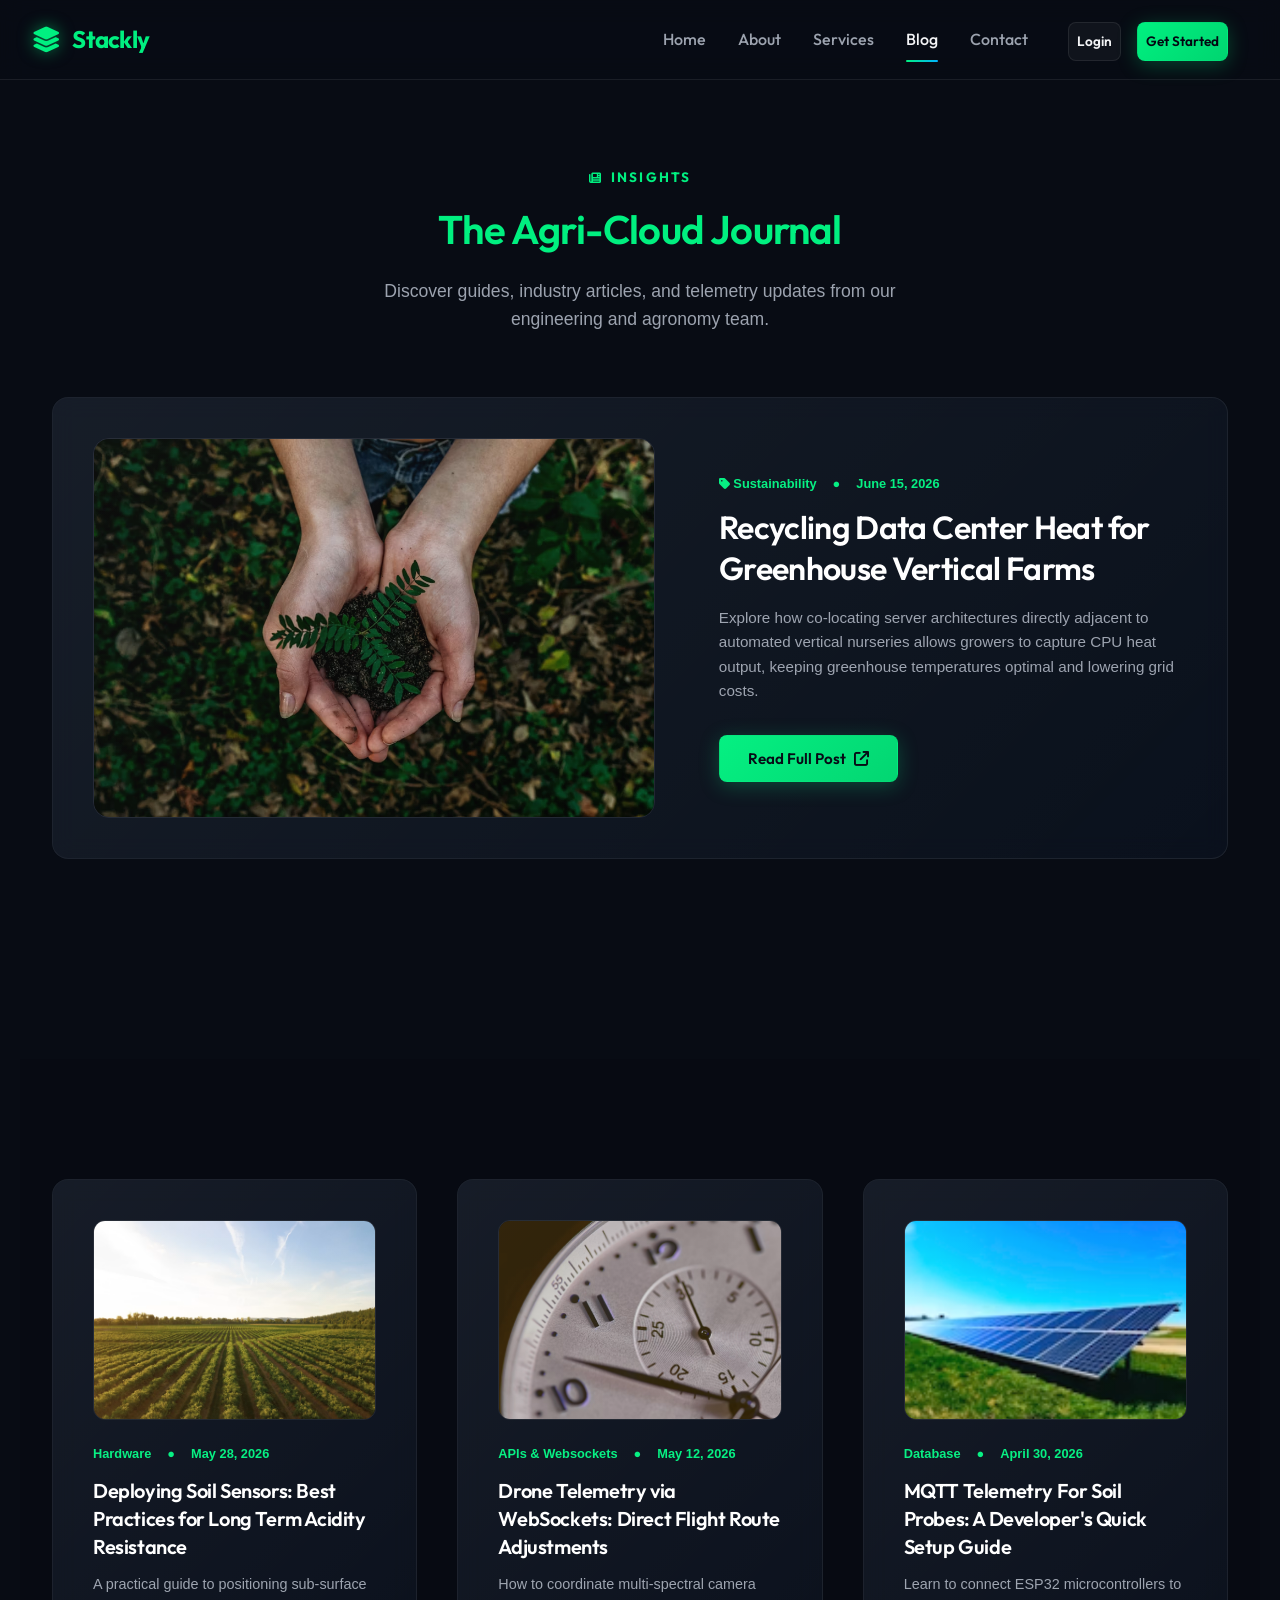
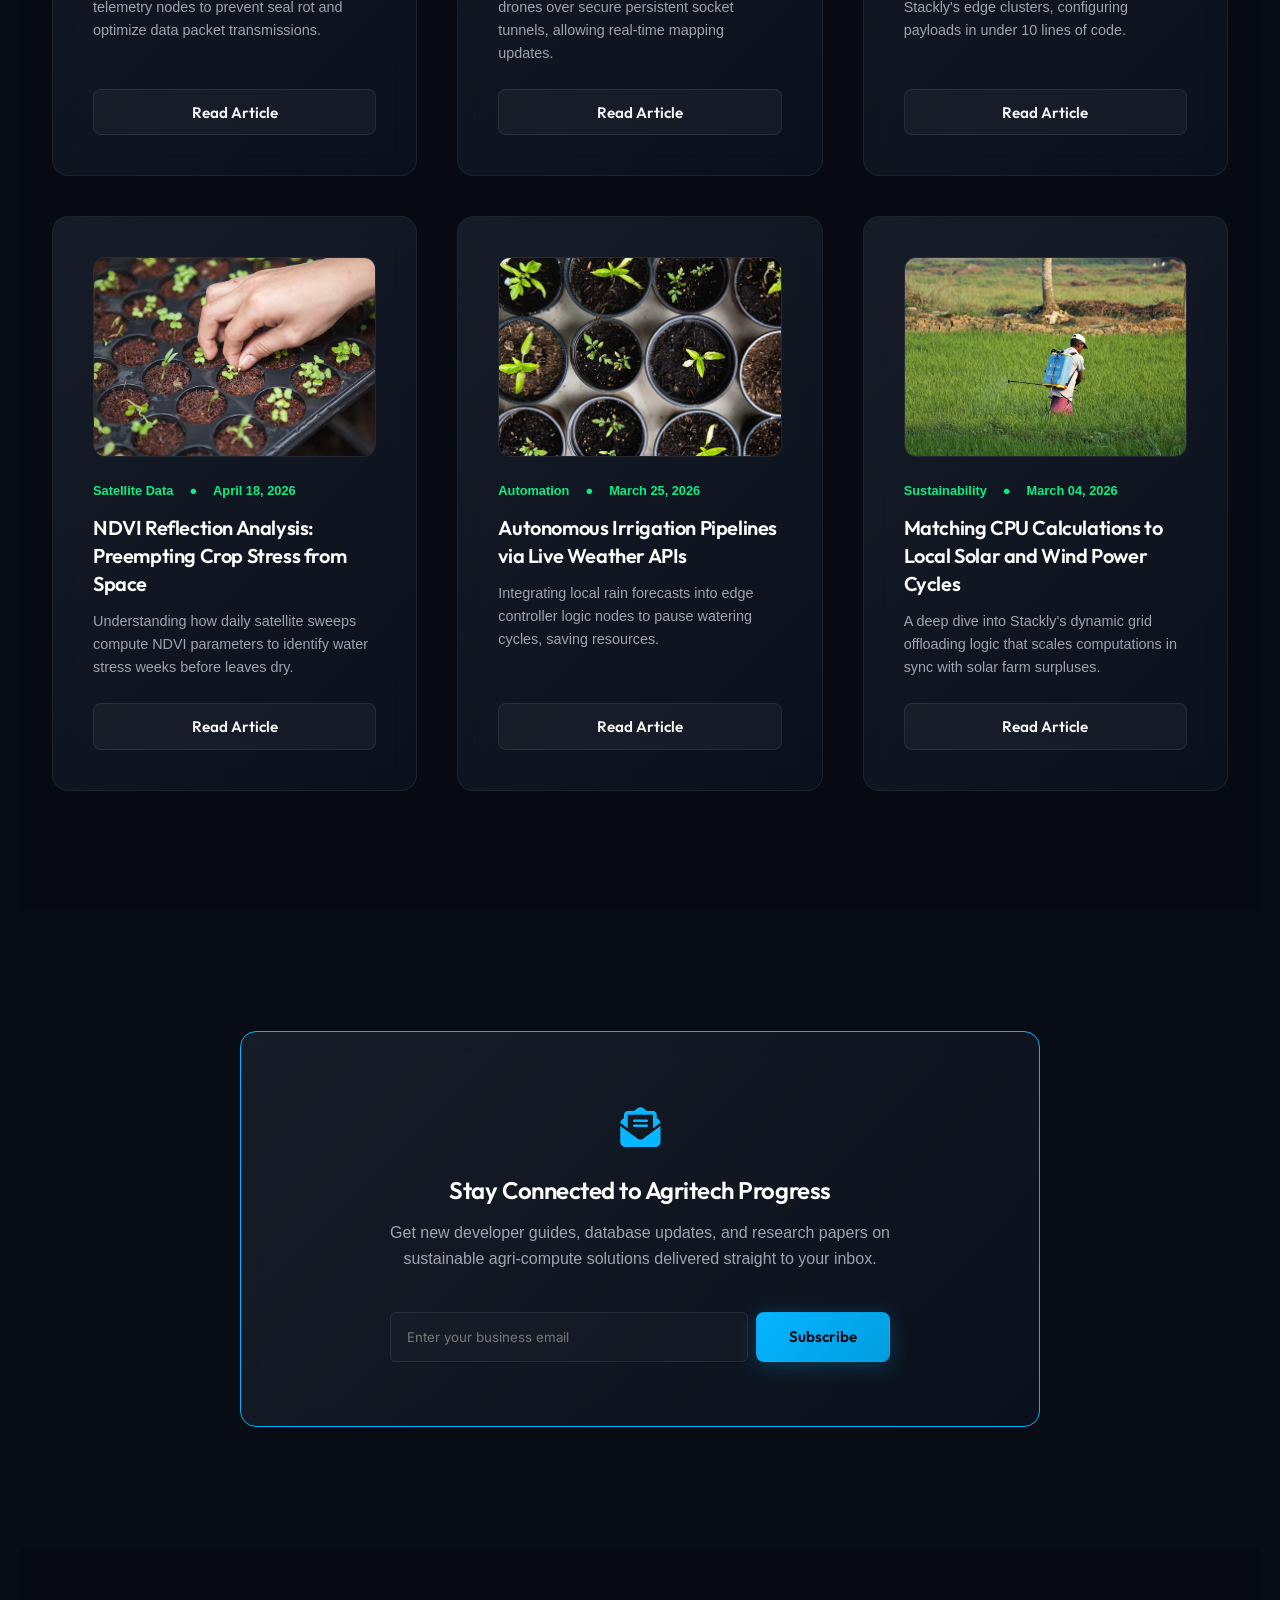
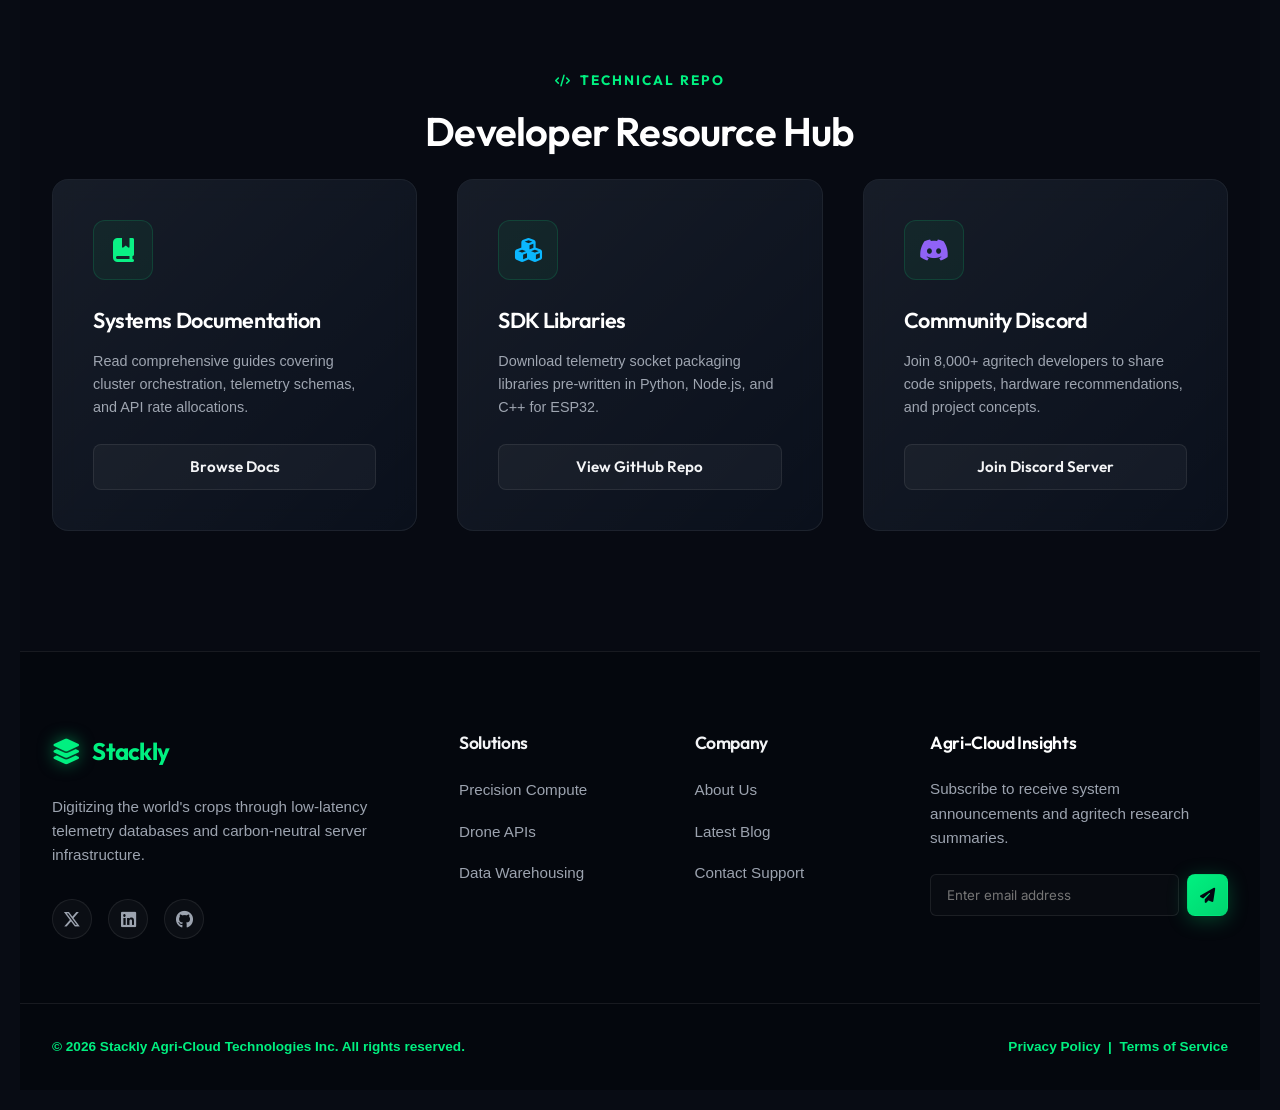
<file: blog.html>
<!DOCTYPE html>
<html lang="en">
<head>
  <meta charset="UTF-8">
  <meta name="viewport" content="width=device-width, initial-scale=1.0">
  <meta name="description" content="Stackly Agri-Cloud Blog - Expert articles on precision agritech, edge database systems, and sustainable farming networks.">
  <title>Blog | Stackly Agri-Cloud</title>
  
  <!-- Core Stylesheet -->
  <link rel="stylesheet" href="style.css">
  
  <!-- Font Awesome Icons -->
  <link rel="stylesheet" href="https://cdnjs.cloudflare.com/ajax/libs/font-awesome/6.4.0/css/all.min.css">
</head>
<body>

  <!-- Radial Background & Canvas Particles -->
  <div class="bg-radial-gradient"></div>
  <canvas id="bg-canvas"></canvas>

  <!-- ==========================================================================
       NAVBAR
  ========================================================================== -->
  <header class="header-nav">
    <div class="container nav-container">
      <!-- Logo -->
      <a href="index.html" class="logo">
        <i class="fa-solid fa-layer-group"></i>
        <span>Stackly</span>
      </a>

      <!-- Hamburger Menu Toggle (Mobile) -->
      <div class="menu-toggle" id="menu-toggle">
        <span></span>
        <span></span>
        <span></span>
      </div>

      <!-- Menu Drawer -->
      <nav class="nav-menu" id="nav-menu">
        <ul class="nav-links">
          <li><a href="index.html" class="nav-link">Home</a></li>
          <li><a href="about.html" class="nav-link">About</a></li>
          <li><a href="services.html" class="nav-link">Services</a></li>
          <li><a href="blog.html" class="nav-link active">Blog</a></li>
          <li><a href="contact.html" class="nav-link">Contact</a></li>
        </ul>
        <div class="nav-buttons">
          <a href="login.html" class="btn btn-secondary">Login</a>
          <a href="register.html" class="btn btn-primary">Get Started</a>
        </div>
      </nav>
    </div>
  </header>

  <!-- ==========================================================================
       SECTION 1: FEATURED BLOG POST
  ========================================================================== -->
  <section class="blog-featured" style="padding-top: calc(var(--nav-height) + 4rem);">
    <div class="container">
      <div class="text-center reveal">
        <span class="section-tag"><i class="fa-solid fa-newspaper"></i> INSIGHTS</span>
        <h1 class="section-title">The Agri-Cloud Journal</h1>
        <p class="section-desc mx-auto" style="margin-bottom: 4rem;">
          Discover guides, industry articles, and telemetry updates from our engineering and agronomy team.
        </p>
      </div>

      <div class="card-glass blog-featured-card reveal">
        <div class="blog-featured-img">
          <img src="images/service7.webp" alt="Eco energy solar farms and crops" loading="lazy">
        </div>
        <div class="blog-featured-info">
          <div class="blog-meta">
            <span><i class="fa-solid fa-tag"></i> Sustainability</span>
            <span>●</span>
            <span>June 15, 2026</span>
          </div>
          <h2 style="font-size:2rem; margin-bottom:1rem; line-height:1.3;" class="font-title">Recycling Data Center Heat for Greenhouse Vertical Farms</h2>
          <p style="color:var(--text-muted); font-size:0.95rem; margin-bottom:2rem;">
            Explore how co-locating server architectures directly adjacent to automated vertical nurseries allows growers to capture CPU heat output, keeping greenhouse temperatures optimal and lowering grid costs.
          </p>
          <button class="btn btn-primary">Read Full Post <i class="fa-solid fa-arrow-up-right-from-square"></i></button>
        </div>
      </div>
    </div>
  </section>

  <!-- ==========================================================================
       SECTION 2: BLOG GRID
  ========================================================================== -->
  <section class="blog-grid-section" style="background: rgba(5,8,15,0.4);">
    <div class="container">
      <div class="blog-grid">
        
        <!-- Post 1 -->
        <div class="card-glass blog-card reveal">
          <div class="blog-card-img">
            <img src="images/service1.webp" alt="IoT sensor probe installation" loading="lazy">
          </div>
          <div class="blog-meta">
            <span>Hardware</span>
            <span>●</span>
            <span>May 28, 2026</span>
          </div>
          <h3 class="blog-card-title font-title">Deploying Soil Sensors: Best Practices for Long Term Acidity Resistance</h3>
          <p class="blog-card-desc">
            A practical guide to positioning sub-surface telemetry nodes to prevent seal rot and optimize data packet transmissions.
          </p>
          <button class="btn btn-secondary" style="width:100%;">Read Article</button>
        </div>

        <!-- Post 2 -->
        <div class="card-glass blog-card reveal">
          <div class="blog-card-img">
            <img src="images/service2.webp" alt="Drone telemetry controls" loading="lazy">
          </div>
          <div class="blog-meta">
            <span>APIs & Websockets</span>
            <span>●</span>
            <span>May 12, 2026</span>
          </div>
          <h3 class="blog-card-title font-title">Drone Telemetry via WebSockets: Direct Flight Route Adjustments</h3>
          <p class="blog-card-desc">
            How to coordinate multi-spectral camera drones over secure persistent socket tunnels, allowing real-time mapping updates.
          </p>
          <button class="btn btn-secondary" style="width:100%;">Read Article</button>
        </div>

        <!-- Post 3 -->
        <div class="card-glass blog-card reveal">
          <div class="blog-card-img">
            <img src="images/service5.webp" alt="Data center network racks" loading="lazy">
          </div>
          <div class="blog-meta">
            <span>Database</span>
            <span>●</span>
            <span>April 30, 2026</span>
          </div>
          <h3 class="blog-card-title font-title">MQTT Telemetry For Soil Probes: A Developer's Quick Setup Guide</h3>
          <p class="blog-card-desc">
            Learn to connect ESP32 microcontrollers to Stackly's edge clusters, configuring payloads in under 10 lines of code.
          </p>
          <button class="btn btn-secondary" style="width:100%;">Read Article</button>
        </div>

        <!-- Post 4 -->
        <div class="card-glass blog-card reveal">
          <div class="blog-card-img">
            <img src="images/service6.webp" alt="Satellite crop view" loading="lazy">
          </div>
          <div class="blog-meta">
            <span>Satellite Data</span>
            <span>●</span>
            <span>April 18, 2026</span>
          </div>
          <h3 class="blog-card-title font-title">NDVI Reflection Analysis: Preempting Crop Stress from Space</h3>
          <p class="blog-card-desc">
            Understanding how daily satellite sweeps compute NDVI parameters to identify water stress weeks before leaves dry.
          </p>
          <button class="btn btn-secondary" style="width:100%;">Read Article</button>
        </div>

        <!-- Post 5 -->
        <div class="card-glass blog-card reveal">
          <div class="blog-card-img">
            <img src="images/service3.webp" alt="Precision irrigation system" loading="lazy">
          </div>
          <div class="blog-meta">
            <span>Automation</span>
            <span>●</span>
            <span>March 25, 2026</span>
          </div>
          <h3 class="blog-card-title font-title">Autonomous Irrigation Pipelines via Live Weather APIs</h3>
          <p class="blog-card-desc">
            Integrating local rain forecasts into edge controller logic nodes to pause watering cycles, saving resources.
          </p>
          <button class="btn btn-secondary" style="width:100%;">Read Article</button>
        </div>

        <!-- Post 6 -->
        <div class="card-glass blog-card reveal">
          <div class="blog-card-img">
            <img src="images/hero.webp" alt="Clean energy server farm" loading="lazy">
          </div>
          <div class="blog-meta">
            <span>Sustainability</span>
            <span>●</span>
            <span>March 04, 2026</span>
          </div>
          <h3 class="blog-card-title font-title">Matching CPU Calculations to Local Solar and Wind Power Cycles</h3>
          <p class="blog-card-desc">
            A deep dive into Stackly's dynamic grid offloading logic that scales computations in sync with solar farm surpluses.
          </p>
          <button class="btn btn-secondary" style="width:100%;">Read Article</button>
        </div>

      </div>
    </div>
  </section>

  <!-- ==========================================================================
       SECTION 3: IN-PAGE NEWSLETTER
  ========================================================================== -->
  <section class="blog-newsletter">
    <div class="container reveal">
      <div class="card-glass text-center" style="max-width:800px; margin: 0 auto; border-color:var(--secondary); padding:4rem 2rem;">
        <div style="font-size:2.5rem; color:var(--secondary); margin-bottom:1rem;"><i class="fa-solid fa-envelope-open-text"></i></div>
        <h2 class="font-title" style="margin-bottom:1rem;">Stay Connected to Agritech Progress</h2>
        <p style="color:var(--text-muted); max-width:550px; margin: 0 auto 2.5rem auto;">
          Get new developer guides, database updates, and research papers on sustainable agri-compute solutions delivered straight to your inbox.
        </p>
        <form class="newsletter-form mx-auto" style="max-width:500px;" onsubmit="event.preventDefault()">
          <input type="email" placeholder="Enter your business email" required style="padding:1rem;">
          <button class="btn btn-accent" style="padding: 0 2rem;">Subscribe</button>
        </form>
      </div>
    </div>
  </section>

  <!-- ==========================================================================
       SECTION 4: DEVELOPER RESOURCES
  ========================================================================== -->
  <section class="blog-resources" style="background: rgba(5,8,15,0.4);">
    <div class="container">
      <div class="text-center reveal">
        <span class="section-tag"><i class="fa-solid fa-code"></i> TECHNICAL REPO</span>
        <h2 class="section-title">Developer Resource Hub</h2>
      </div>

      <div class="solutions-grid">
        <div class="card-glass reveal">
          <div class="solution-icon" style="color:var(--primary);"><i class="fa-solid fa-book-bookmark"></i></div>
          <h3 class="solution-title font-title">Systems Documentation</h3>
          <p class="solution-desc" style="font-size:0.9rem;">
            Read comprehensive guides covering cluster orchestration, telemetry schemas, and API rate allocations.
          </p>
          <button class="btn btn-secondary" style="width:100%;">Browse Docs</button>
        </div>

        <div class="card-glass reveal">
          <div class="solution-icon" style="color:var(--secondary);"><i class="fa-solid fa-cubes"></i></div>
          <h3 class="solution-title font-title">SDK Libraries</h3>
          <p class="solution-desc" style="font-size:0.9rem;">
            Download telemetry socket packaging libraries pre-written in Python, Node.js, and C++ for ESP32.
          </p>
          <button class="btn btn-secondary" style="width:100%;">View GitHub Repo</button>
        </div>

        <div class="card-glass reveal">
          <div class="solution-icon" style="color:var(--accent);"><i class="fa-brands fa-discord"></i></div>
          <h3 class="solution-title font-title">Community Discord</h3>
          <p class="solution-desc" style="font-size:0.9rem;">
            Join 8,000+ agritech developers to share code snippets, hardware recommendations, and project concepts.
          </p>
          <button class="btn btn-secondary" style="width:100%;">Join Discord Server</button>
        </div>
      </div>
    </div>
  </section>

  <!-- ==========================================================================
       FOOTER
  ========================================================================== -->
  <footer>
    <div class="container footer-grid">
      <div class="footer-brand">
        <a href="index.html" class="logo">
          <i class="fa-solid fa-layer-group"></i>
          <span>Stackly</span>
        </a>
        <p>
          Digitizing the world's crops through low-latency telemetry databases and carbon-neutral server infrastructure.
        </p>
        <div class="social-links">
          <a href="#" class="social-link"><i class="fa-brands fa-x-twitter"></i></a>
          <a href="#" class="social-link"><i class="fa-brands fa-linkedin"></i></a>
          <a href="#" class="social-link"><i class="fa-brands fa-github"></i></a>
        </div>
      </div>

      <div class="footer-nav-col">
        <h4>Solutions</h4>
        <ul class="footer-links">
          <li><a href="services.html" class="footer-link">Precision Compute</a></li>
          <li><a href="services.html" class="footer-link">Drone APIs</a></li>
          <li><a href="services.html" class="footer-link">Data Warehousing</a></li>
        </ul>
      </div>

      <div class="footer-nav-col">
        <h4>Company</h4>
        <ul class="footer-links">
          <li><a href="about.html" class="footer-link">About Us</a></li>
          <li><a href="blog.html" class="footer-link">Latest Blog</a></li>
          <li><a href="contact.html" class="footer-link">Contact Support</a></li>
        </ul>
      </div>

      <div class="footer-newsletter">
        <h4>Agri-Cloud Insights</h4>
        <p>Subscribe to receive system announcements and agritech research summaries.</p>
        <form class="newsletter-form" onsubmit="event.preventDefault()">
          <input type="email" placeholder="Enter email address" required>
          <button class="btn btn-primary" style="padding:0.75rem;"><i class="fa-solid fa-paper-plane"></i></button>
        </form>
      </div>
    </div>

    <div class="container footer-bottom">
      <span>&copy; 2026 Stackly Agri-Cloud Technologies Inc. All rights reserved.</span>
      <span>Privacy Policy &nbsp;|&nbsp; Terms of Service</span>
    </div>
  </footer>

  <!-- Core Javascript -->
  <script src="main.js"></script>

</body>
</html>
</file>
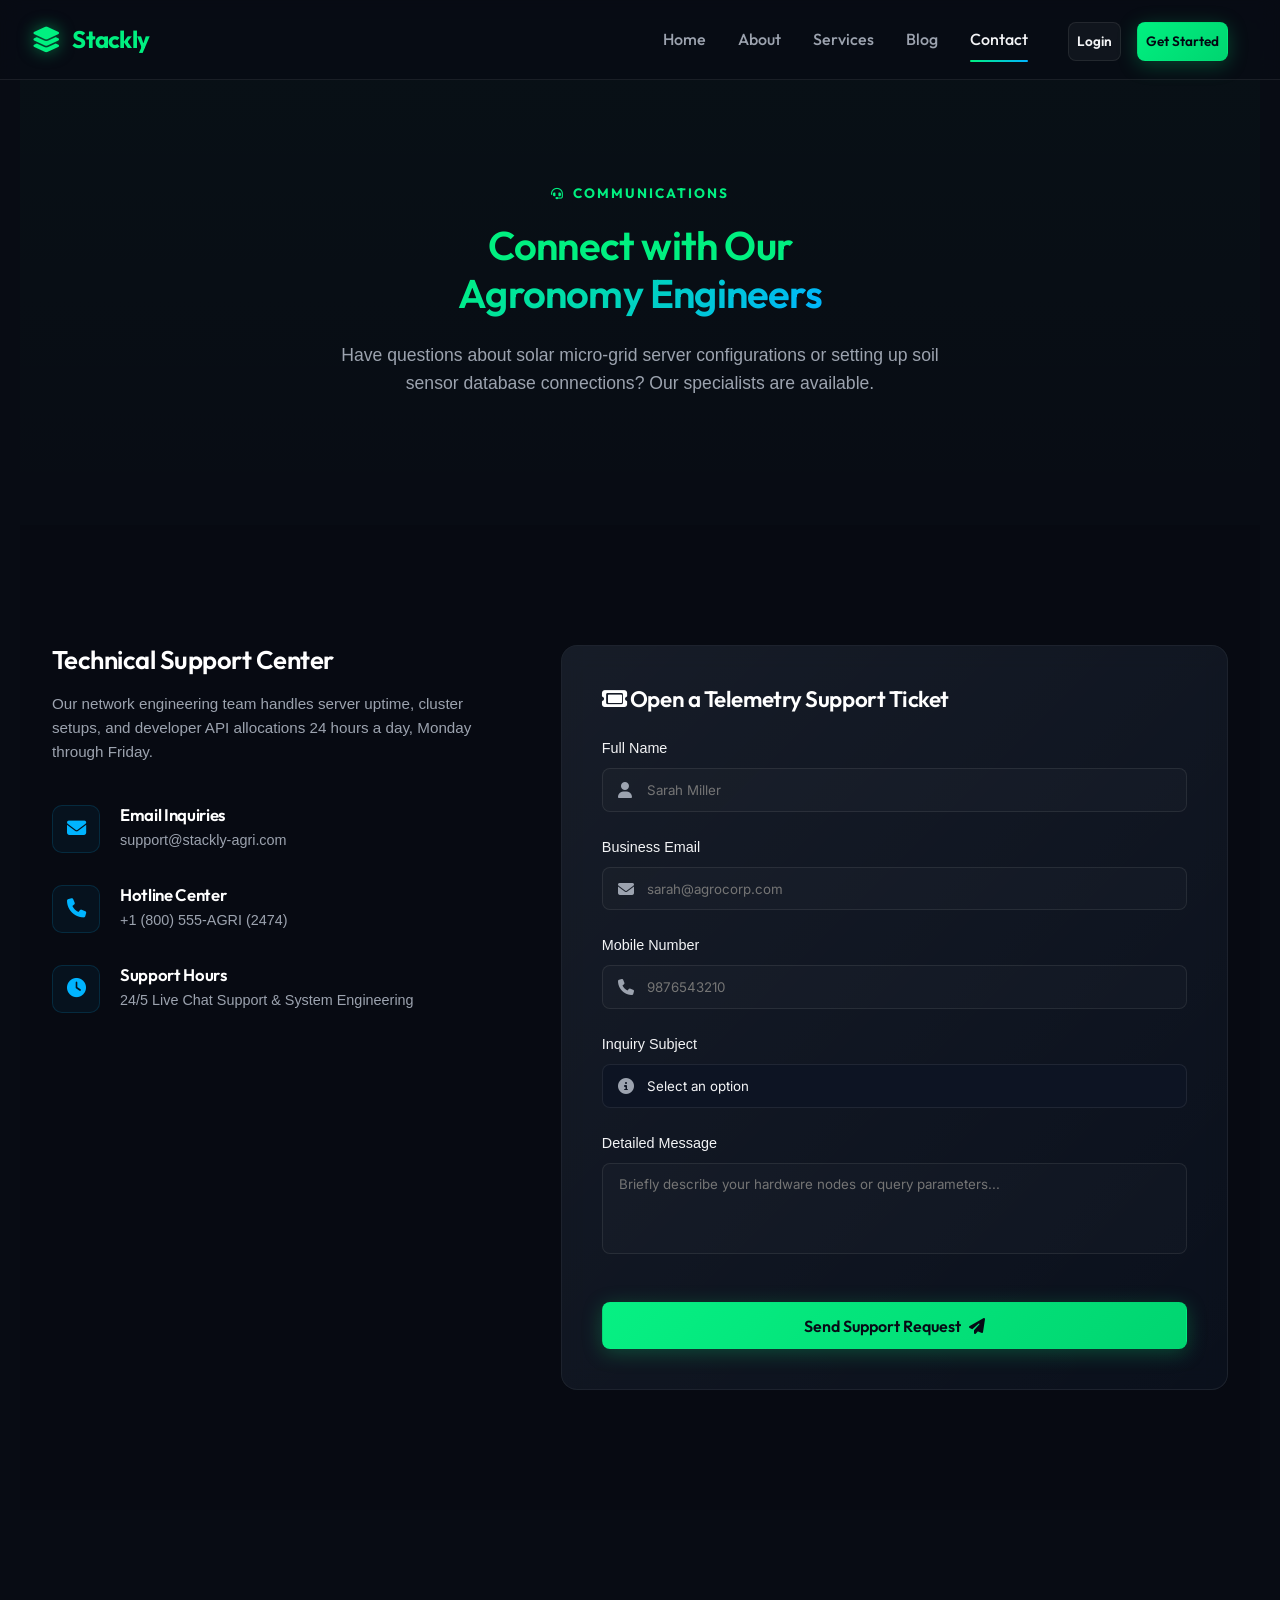
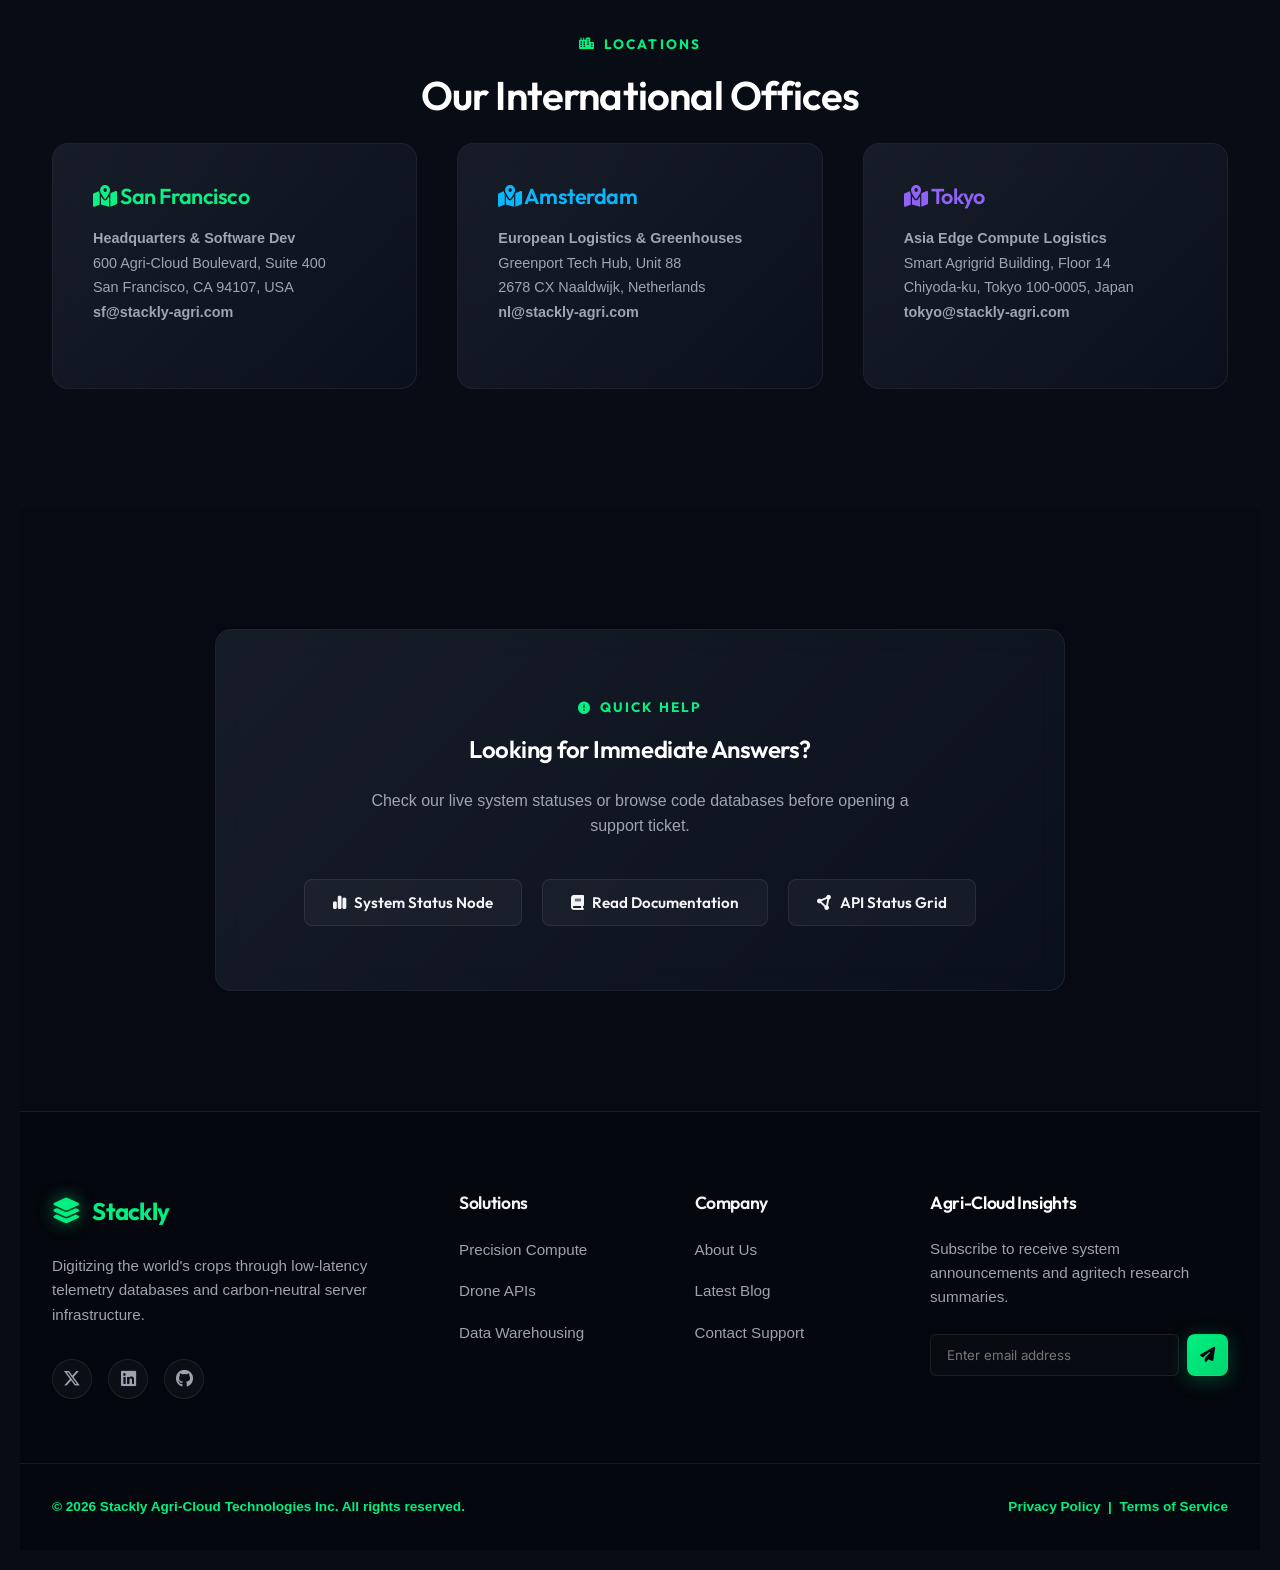
<file: contact.html>
<!DOCTYPE html>
<html lang="en">
<head>
  <meta charset="UTF-8">
  <meta name="viewport" content="width=device-width, initial-scale=1.0">
  <meta name="description" content="Contact Stackly Agri-Cloud - Get in touch with our smart farming support engineers.">
  <title>Contact Us | Stackly Agri-Cloud</title>
  
  <!-- Core Stylesheet -->
  <link rel="stylesheet" href="style.css">
  
  <!-- Font Awesome Icons -->
  <link rel="stylesheet" href="https://cdnjs.cloudflare.com/ajax/libs/font-awesome/6.4.0/css/all.min.css">
</head>
<body>

  <!-- Radial Background & Canvas Particles -->
  <div class="bg-radial-gradient"></div>
  <canvas id="bg-canvas"></canvas>

  <!-- ==========================================================================
       NAVBAR
  ========================================================================== -->
  <header class="header-nav">
    <div class="container nav-container">
      <!-- Logo -->
      <a href="index.html" class="logo">
        <i class="fa-solid fa-layer-group"></i>
        <span>Stackly</span>
      </a>

      <!-- Hamburger Menu Toggle (Mobile) -->
      <div class="menu-toggle" id="menu-toggle">
        <span></span>
        <span></span>
        <span></span>
      </div>

      <!-- Menu Drawer -->
      <nav class="nav-menu" id="nav-menu">
        <ul class="nav-links">
          <li><a href="index.html" class="nav-link">Home</a></li>
          <li><a href="about.html" class="nav-link">About</a></li>
          <li><a href="services.html" class="nav-link">Services</a></li>
          <li><a href="blog.html" class="nav-link">Blog</a></li>
          <li><a href="contact.html" class="nav-link active">Contact</a></li>
        </ul>
        <div class="nav-buttons">
          <a href="login.html" class="btn btn-secondary">Login</a>
          <a href="register.html" class="btn btn-primary">Get Started</a>
        </div>
      </nav>
    </div>
  </header>

  <!-- ==========================================================================
       SECTION 1: CONTACT BANNER
  ========================================================================== -->
  <section class="page-banner">
    <div class="container reveal">
      <span class="section-tag"><i class="fa-solid fa-headset"></i> COMMUNICATIONS</span>
      <h1 class="section-title">Connect with Our <br><span class="gradient-text">Agronomy Engineers</span></h1>
      <p class="section-desc mx-auto">
        Have questions about solar micro-grid server configurations or setting up soil sensor database connections? Our specialists are available.
      </p>
    </div>
  </section>

  <!-- ==========================================================================
       SECTION 2: CONTACT FORM & INFRA DETAILS
  ========================================================================== -->
  <section class="contact-section" style="background: rgba(5,8,15,0.4);">
    <div class="container contact-grid">
      <!-- Info Left -->
      <div class="contact-info reveal">
        <h3 class="font-title" style="font-size:1.6rem; margin-bottom:1rem;">Technical Support Center</h3>
        <p style="color:var(--text-muted); font-size:0.95rem;">
          Our network engineering team handles server uptime, cluster setups, and developer API allocations 24 hours a day, Monday through Friday.
        </p>

        <div class="contact-info-list">
          <div class="contact-info-item">
            <div class="contact-info-icon"><i class="fa-solid fa-envelope"></i></div>
            <div class="contact-info-text">
              <h4>Email Inquiries</h4>
              <p>support@stackly-agri.com</p>
            </div>
          </div>
          <div class="contact-info-item">
            <div class="contact-info-icon"><i class="fa-solid fa-phone"></i></div>
            <div class="contact-info-text">
              <h4>Hotline Center</h4>
              <p>+1 (800) 555-AGRI (2474)</p>
            </div>
          </div>
          <div class="contact-info-item">
            <div class="contact-info-icon"><i class="fa-solid fa-clock"></i></div>
            <div class="contact-info-text">
              <h4>Support Hours</h4>
              <p>24/5 Live Chat Support & System Engineering</p>
            </div>
          </div>
        </div>
      </div>

      <!-- Ticket Form Right -->
      <div class="card-glass reveal">
        <h3 class="font-title" style="font-size:1.4rem; margin-bottom:1.5rem;"><i class="fa-solid fa-ticket"></i> Open a Telemetry Support Ticket</h3>
        <form id="contact-form" onsubmit="event.preventDefault(); document.getElementById('contact-success-modal').classList.add('active');">
          <div class="form-group">
            <label class="form-label" for="contact-name">Full Name</label>
            <div class="input-wrapper">
              <i class="fa-solid fa-user input-icon"></i>
              <input
type="text"
id="contact-name"
class="form-input"
placeholder="Sarah Miller"
pattern="[A-Za-z ]+"
title="Only alphabets are allowed"
required>
            </div>
          </div>

          <div class="form-group">
            <label class="form-label" for="contact-email">Business Email</label>
            <div class="input-wrapper">
              <i class="fa-solid fa-envelope input-icon"></i>
              <input type="email" id="contact-email" class="form-input" placeholder="sarah@agrocorp.com" required>
            </div>
          </div>
          <div class="form-group">
  <label class="form-label" for="contact-mobile">Mobile Number</label>

  <div class="input-wrapper">
    <i class="fa-solid fa-phone input-icon"></i>

    <input
      type="tel"
      id="contact-mobile"
      class="form-input"
      placeholder="9876543210"
      pattern="[0-9]{10}"
      maxlength="10"
      required>
  </div>
</div>

          <div class="form-group">
            <label class="form-label" for="contact-subject">Inquiry Subject</label>
            <select id="contact-subject" class="form-select" required style="padding-left: 2.75rem;">
              <option value="" disabled selected>Select an option</option>
              <option value="sensor">Soil Node Setup & API Tunnels</option>
              <option value="data">Agri-Data Center Cooling SLA</option>
              <option value="billing">Enterprise Pricing & Cluster Allocations</option>
              <option value="other">General System Questions</option>
            </select>
            <i class="fa-solid fa-circle-info input-icon" style="position:absolute; top:2.8rem;"></i>
          </div>

          <div class="form-group">
            <label class="form-label" for="contact-message">Detailed Message</label>
            <textarea id="contact-message" class="form-input form-input-noicon" rows="4" placeholder="Briefly describe your hardware nodes or query parameters..." required style="resize:none; padding-left:1rem;"></textarea>
          </div>

          <button type="submit" class="btn btn-primary form-submit-btn">Send Support Request <i class="fa-solid fa-paper-plane"></i></button>
        </form>
      </div>
    </div>
  </section>

  <!-- ==========================================================================
       SECTION 3: OFFICE LOCATIONS
  ========================================================================== -->
  <section class="offices">
    <div class="container">
      <div class="text-center reveal">
        <span class="section-tag"><i class="fa-solid fa-city"></i> LOCATIONS</span>
        <h2 class="section-title">Our International Offices</h2>
      </div>

      <div class="solutions-grid">
        <!-- Office 1 -->
        <div class="card-glass reveal">
          <h3 class="solution-title font-title" style="color:var(--primary);"><i class="fa-solid fa-map-location-dot"></i> San Francisco</h3>
          <p class="solution-desc" style="font-size:0.9rem; line-height:1.7;">
            <strong>Headquarters & Software Dev</strong><br>
            600 Agri-Cloud Boulevard, Suite 400<br>
            San Francisco, CA 94107, USA<br>
            <span style="color:var(--text-muted);">sf@stackly-agri.com</span>
          </p>
        </div>

        <!-- Office 2 -->
        <div class="card-glass reveal">
          <h3 class="solution-title font-title" style="color:var(--secondary);"><i class="fa-solid fa-map-location-dot"></i> Amsterdam</h3>
          <p class="solution-desc" style="font-size:0.9rem; line-height:1.7;">
            <strong>European Logistics & Greenhouses</strong><br>
            Greenport Tech Hub, Unit 88<br>
            2678 CX Naaldwijk, Netherlands<br>
            <span style="color:var(--text-muted);">nl@stackly-agri.com</span>
          </p>
        </div>

        <!-- Office 3 -->
        <div class="card-glass reveal">
          <h3 class="solution-title font-title" style="color:var(--accent);"><i class="fa-solid fa-map-location-dot"></i> Tokyo</h3>
          <p class="solution-desc" style="font-size:0.9rem; line-height:1.7;">
            <strong>Asia Edge Compute Logistics</strong><br>
            Smart Agrigrid Building, Floor 14<br>
            Chiyoda-ku, Tokyo 100-0005, Japan<br>
            <span style="color:var(--text-muted);">tokyo@stackly-agri.com</span>
          </p>
        </div>
      </div>
    </div>
  </section>

  <!-- ==========================================================================
       SECTION 4: TROUBLESHOOTING QUICK LINKS
  ========================================================================== -->
  <section class="troubleshooting" style="background: rgba(5,8,15,0.4);">
    <div class="container reveal">
      <div class="card-glass text-center" style="max-width:850px; margin:0 auto; padding:4rem 2rem;">
        <span class="section-tag"><i class="fa-solid fa-circle-exclamation"></i> QUICK HELP</span>
        <h2 class="font-title" style="margin-bottom:1.5rem;">Looking for Immediate Answers?</h2>
        <p style="color:var(--text-muted); max-width:550px; margin:0 auto 2.5rem auto;">
          Check our live system statuses or browse code databases before opening a support ticket.
        </p>
        <div class="error-actions" style="flex-wrap:wrap; gap:1.25rem;">
          <button class="btn btn-secondary"><i class="fa-solid fa-chart-simple"></i> System Status Node</button>
          <button class="btn btn-secondary"><i class="fa-solid fa-book"></i> Read Documentation</button>
          <button class="btn btn-secondary"><i class="fa-solid fa-circle-nodes"></i> API Status Grid</button>
        </div>
      </div>
    </div>
  </section>

  <!-- ==========================================================================
       FOOTER
  ========================================================================== -->
  <footer>
    <div class="container footer-grid">
      <div class="footer-brand">
        <a href="index.html" class="logo">
          <i class="fa-solid fa-layer-group"></i>
          <span>Stackly</span>
        </a>
        <p>
          Digitizing the world's crops through low-latency telemetry databases and carbon-neutral server infrastructure.
        </p>
        <div class="social-links">
          <a href="#" class="social-link"><i class="fa-brands fa-x-twitter"></i></a>
          <a href="#" class="social-link"><i class="fa-brands fa-linkedin"></i></a>
          <a href="#" class="social-link"><i class="fa-brands fa-github"></i></a>
        </div>
      </div>

      <div class="footer-nav-col">
        <h4>Solutions</h4>
        <ul class="footer-links">
          <li><a href="services.html" class="footer-link">Precision Compute</a></li>
          <li><a href="services.html" class="footer-link">Drone APIs</a></li>
          <li><a href="services.html" class="footer-link">Data Warehousing</a></li>
        </ul>
      </div>

      <div class="footer-nav-col">
        <h4>Company</h4>
        <ul class="footer-links">
          <li><a href="about.html" class="footer-link">About Us</a></li>
          <li><a href="blog.html" class="footer-link">Latest Blog</a></li>
          <li><a href="contact.html" class="footer-link">Contact Support</a></li>
        </ul>
      </div>

      <div class="footer-newsletter">
        <h4>Agri-Cloud Insights</h4>
        <p>Subscribe to receive system announcements and agritech research summaries.</p>
        <form class="newsletter-form" onsubmit="event.preventDefault()">
          <input type="email" placeholder="Enter email address" required>
          <button class="btn btn-primary" style="padding:0.75rem;"><i class="fa-solid fa-paper-plane"></i></button>
        </form>
      </div>
    </div>

    <div class="container footer-bottom">
      <span>&copy; 2026 Stackly Agri-Cloud Technologies Inc. All rights reserved.</span>
      <span>Privacy Policy &nbsp;|&nbsp; Terms of Service</span>
    </div>
  </footer>

  <!-- ==========================================================================
       CONTACT SUCCESS MODAL
  ========================================================================== -->
  <div class="modal-overlay" id="contact-success-modal">
    <div class="modal-box">
      <div class="modal-icon"><i class="fa-solid fa-check"></i></div>
      <h3 class="font-title">Support Ticket Created</h3>
      <p>
        Your agricultural database inquiry has been recorded. Our system integration engineers will review your request and contact you via email shortly.
      </p>
      <button onclick="document.getElementById('contact-success-modal').classList.remove('active'); document.getElementById('contact-form').reset();" class="btn btn-primary" style="width:100%;">Acknowledge</button>
    </div>
  </div>

  <!-- Core Javascript -->
  <script src="main.js"></script>

</body>
</html>
</file>
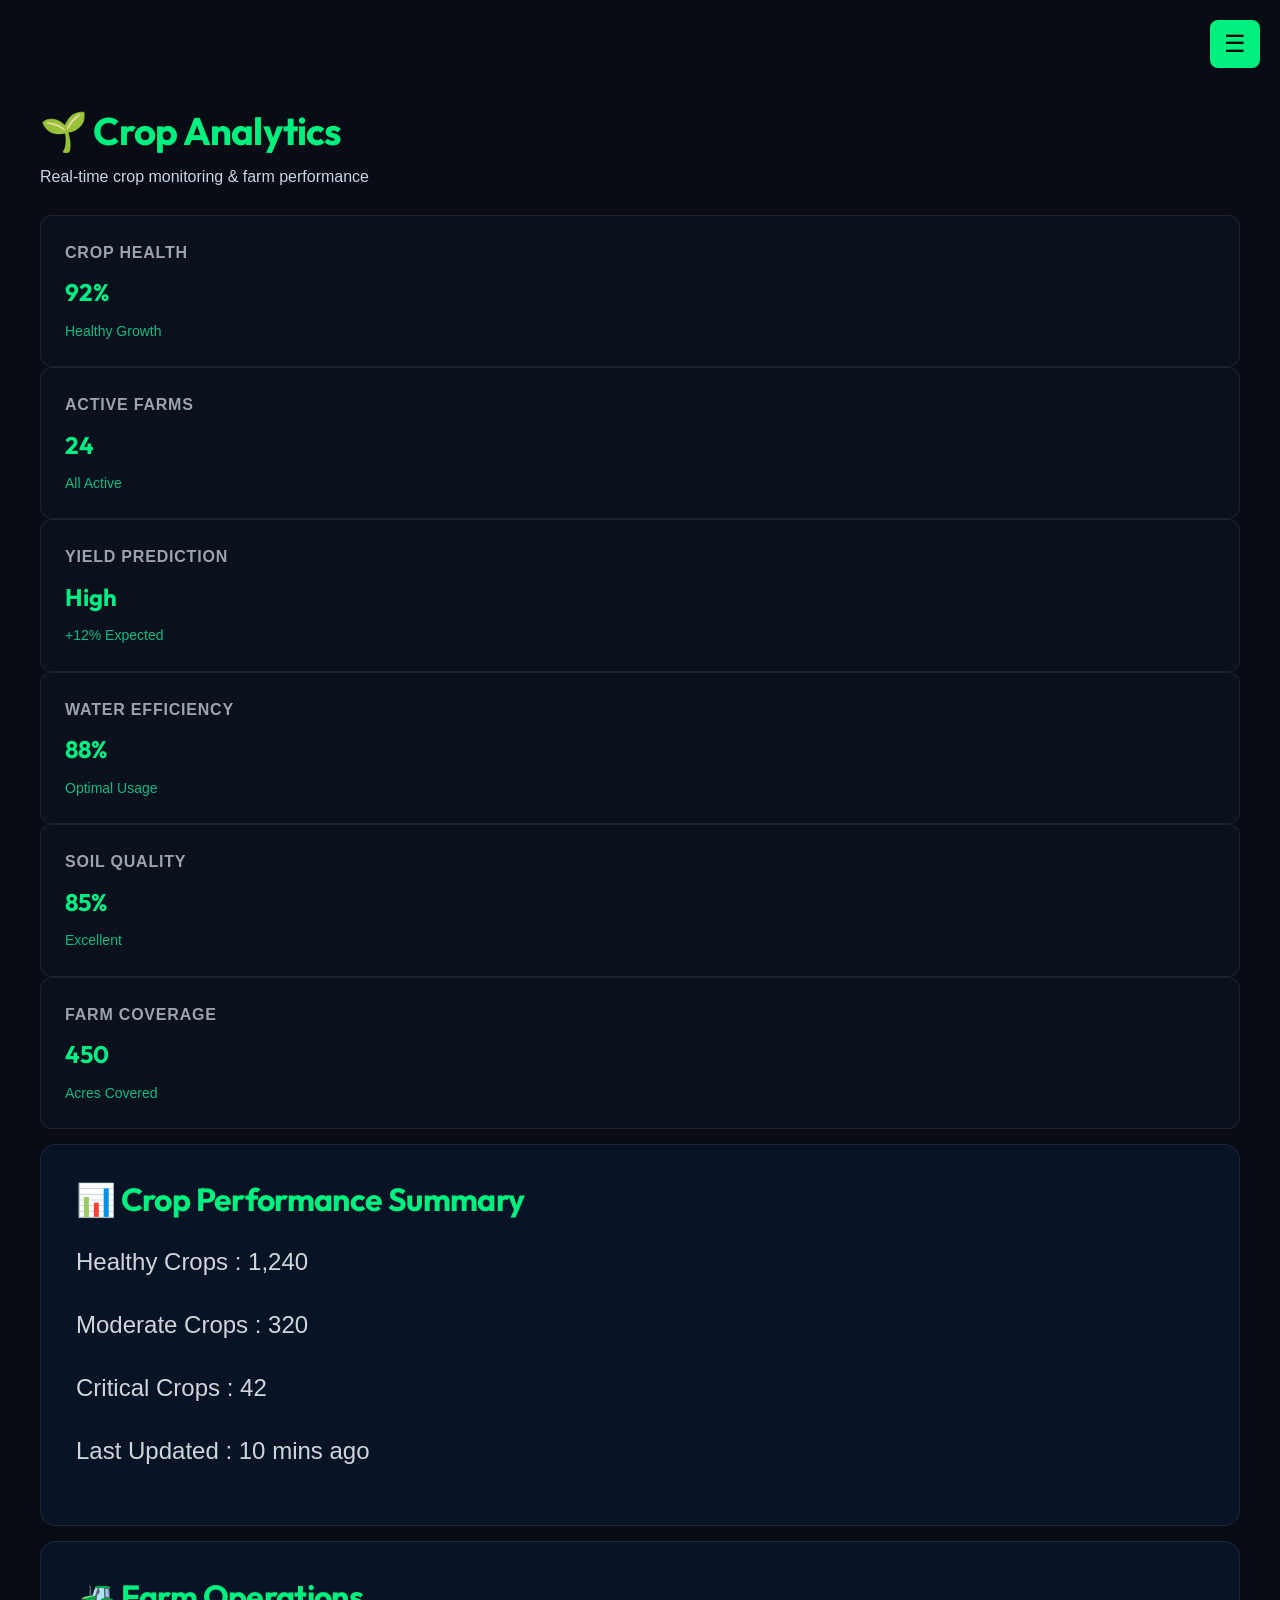
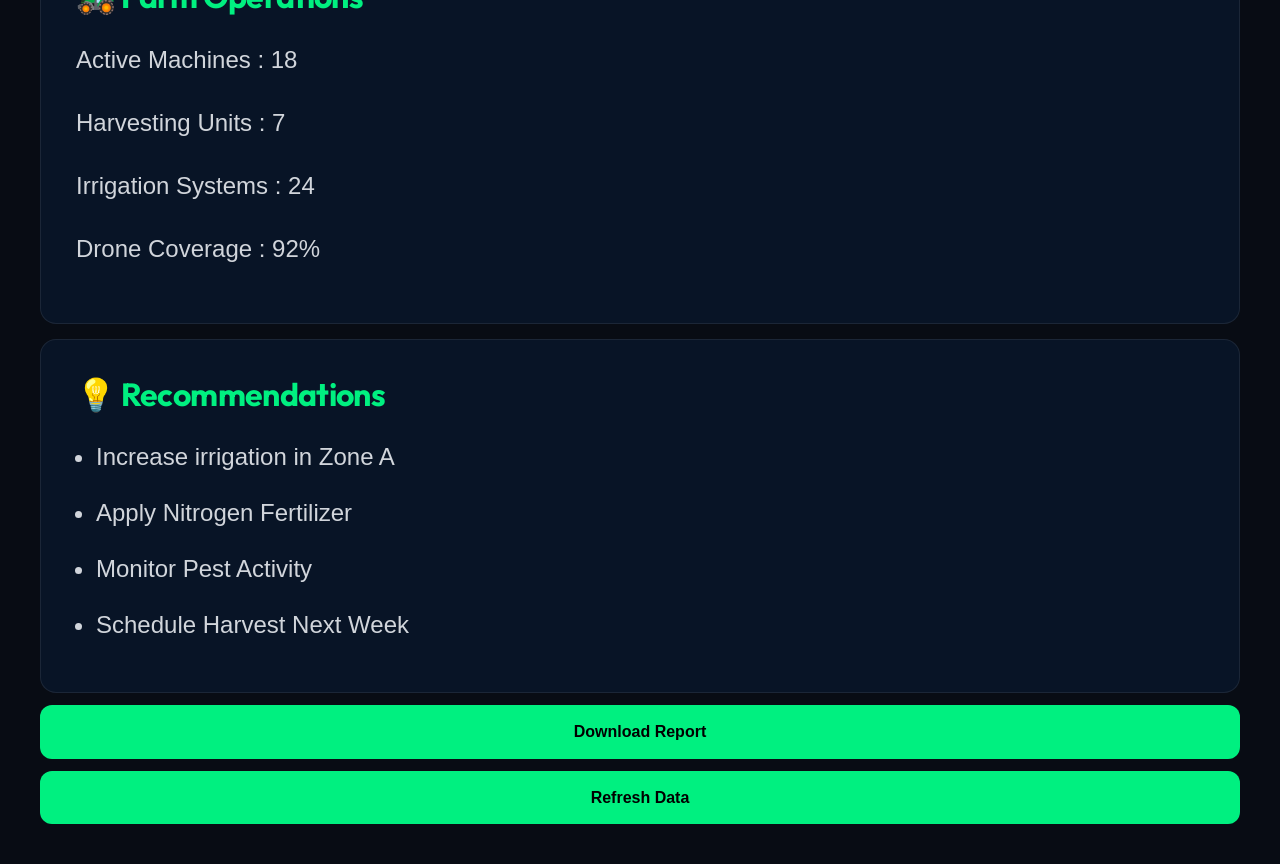
<file: crop-analytics.html>
<!DOCTYPE html>
<html>
<head>
<title>Crop Analytics</title>
<link rel="stylesheet" href="style.css">
</head>
<div class="top-bar">
    <button class="menu-btn" onclick="toggleMenu()">
        ☰
    </button>

    <div class="side-menu" id="sideMenu">
        <a href="dashboard-user.html">🏠 Home</a>
        
        <a href="weather-monitoring.html">🌦 Weather Monitoring</a>
    </div>
</div>
<body>

<body>

<div class="dashboard-container">

    <h1 class="page-title">
        🌱 Crop Analytics
    </h1>

    <p class="page-subtitle">
        Real-time crop monitoring & farm performance
    </p>

    <div class="dash-metric-box">
        <div class="dash-metric-title">Crop Health</div>
        <div class="dash-metric-number gradient-text">92%</div>
        <div class="dash-metric-trend up">Healthy Growth</div>
    </div>

    <div class="dash-metric-box">
        <div class="dash-metric-title">Active Farms</div>
        <div class="dash-metric-number gradient-text">24</div>
        <div class="dash-metric-trend up">All Active</div>
    </div>

    <div class="dash-metric-box">
        <div class="dash-metric-title">Yield Prediction</div>
        <div class="dash-metric-number gradient-text">High</div>
        <div class="dash-metric-trend up">+12% Expected</div>
    </div>

    <div class="dash-metric-box">
        <div class="dash-metric-title">Water Efficiency</div>
        <div class="dash-metric-number gradient-text">88%</div>
        <div class="dash-metric-trend up">Optimal Usage</div>
    </div>

    <div class="dash-metric-box">
        <div class="dash-metric-title">Soil Quality</div>
        <div class="dash-metric-number gradient-text">85%</div>
        <div class="dash-metric-trend up">Excellent</div>
    </div>

    <div class="dash-metric-box">
        <div class="dash-metric-title">Farm Coverage</div>
        <div class="dash-metric-number gradient-text">450</div>
        <div class="dash-metric-trend up">Acres Covered</div>
    </div>
    <div class="dash-panel-box">

    <h3>📊 Crop Performance Summary</h3>

    <p>Healthy Crops : 1,240</p>
    <p>Moderate Crops : 320</p>
    <p>Critical Crops : 42</p>
    <p>Last Updated : 10 mins ago</p>

</div>

<div class="dash-panel-box">

    <h3>🚜 Farm Operations</h3>

    <p>Active Machines : 18</p>
    <p>Harvesting Units : 7</p>
    <p>Irrigation Systems : 24</p>
    <p>Drone Coverage : 92%</p>

</div>

<div class="dash-panel-box">

    <h3>💡 Recommendations</h3>

    <ul>
        <li>Increase irrigation in Zone A</li>
        <li>Apply Nitrogen Fertilizer</li>
        <li>Monitor Pest Activity</li>
        <li>Schedule Harvest Next Week</li>
    </ul>

</div>

    <a href="404.html" class="action-btn">
        Download Report
    </a>

    <a href="404.html" class="action-btn">
        Refresh Data
    </a>

</div>

</body>
    

</div>

</div>
<script>
function toggleMenu() {
    document.getElementById("sideMenu").classList.toggle("active");
}
</script>
</body>
</html>
</file>
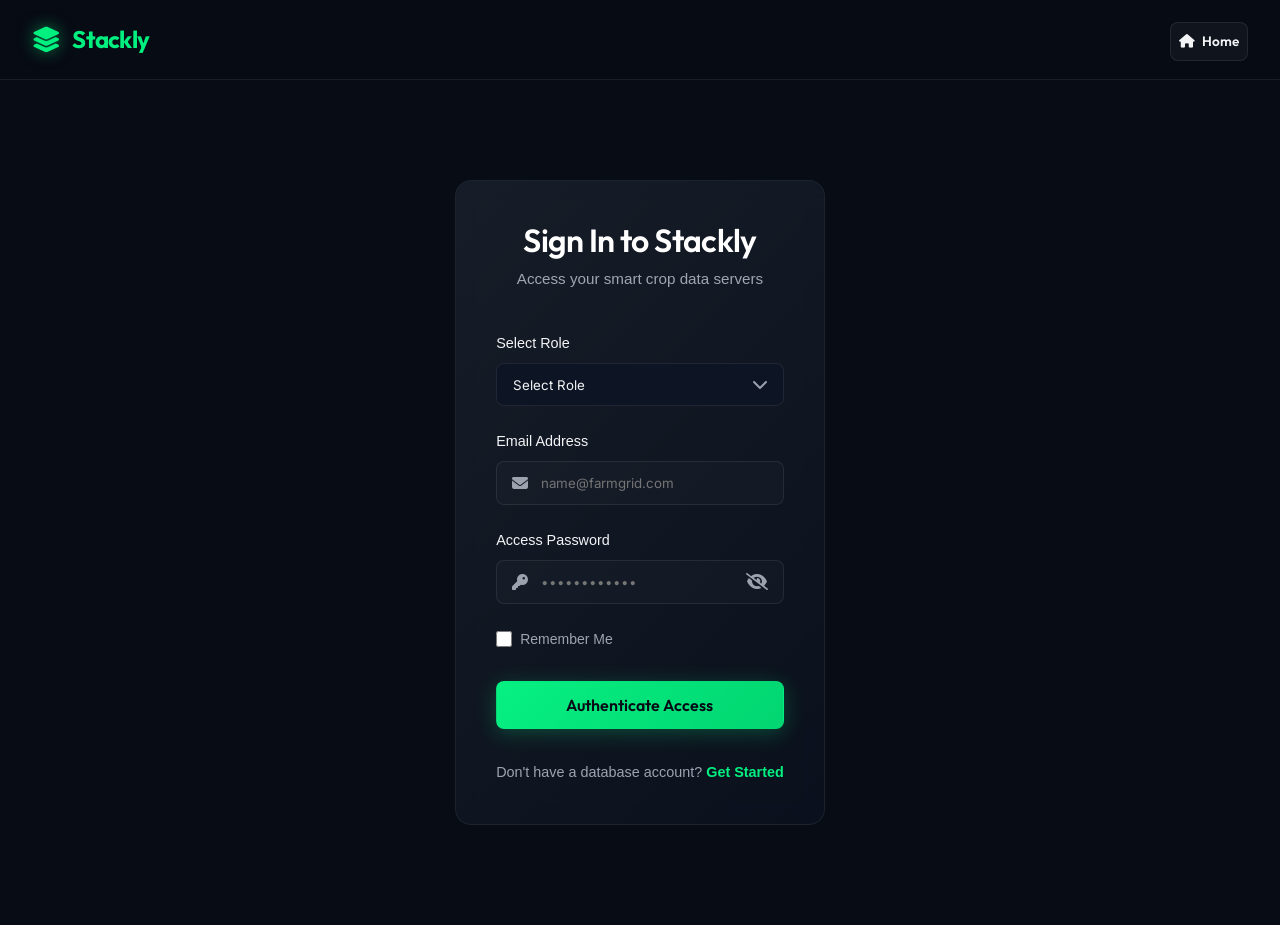
<file: login.html>
<!DOCTYPE html>
<html lang="en">
<head>
  <meta charset="UTF-8">
  <meta name="viewport" content="width=device-width, initial-scale=1.0">
  <meta name="description" content="Stackly Agri-Cloud - Sign in to access your farm telemetry database.">
  <title>Login | Stackly Agri-Cloud</title>
  
  <!-- Core Stylesheet -->
  <link rel="stylesheet" href="style.css">
  
  <!-- Font Awesome Icons -->
  <link rel="stylesheet" href="https://cdnjs.cloudflare.com/ajax/libs/font-awesome/6.4.0/css/all.min.css">
</head>
<body>

  <!-- Radial Background & Canvas Particles -->
  <div class="bg-radial-gradient"></div>
  <canvas id="bg-canvas"></canvas>

  <!-- ==========================================================================
       NAVBAR (Minimal version for focus)
  ========================================================================== -->
  <header class="header-nav">
    <div class="container nav-container">
      <a href="index.html" class="logo">
        <i class="fa-solid fa-layer-group"></i>
        <span>Stackly</span>
      </a>
      <div class="nav-buttons">
        <a href="index.html" class="btn btn-secondary"><i class="fa-solid fa-house"></i> Home</a>
      </div>
    </div>
  </header>

  <!-- ==========================================================================
       LOGIN CARD
  ========================================================================== -->
  <main class="container" style="min-height: 80vh; display: flex; align-items: center; justify-content: center;">
    <div class="card-glass form-card reveal active">
      <div class="form-header">
        <h2>Sign In to Stackly</h2>
        <p>Access your smart crop data servers</p>
      </div>

      <form id="login-form">
        <!-- Role Dropdown -->
        <div class="form-group">
          <label class="form-label" for="login-role">Select Role</label>
          <div class="form-select-wrapper">
            <select id="login-role" class="form-select" required>
              <option value="" disabled selected>Select Role</option>
              <option value="user">User Dashboard</option>
              <option value="admin">Admin Infrastructure</option>
            </select>
          </div>
        </div>

        <!-- Email Field -->
        <div class="form-group">
          <label class="form-label" for="login-email">Email Address</label>
          <div class="input-wrapper">
            <i class="fa-solid fa-envelope input-icon"></i>
            <input type="email" id="login-email" class="form-input" placeholder="name@farmgrid.com" required>
          </div>
        </div>

        <!-- Password Field with Eye Mask -->
        <div class="form-group">
          <label class="form-label" for="login-password">Access Password</label>
          <div class="input-wrapper">
            <i class="fa-solid fa-key input-icon"></i>
            <input type="password" id="login-password" class="form-input" placeholder="••••••••••••" required>
            <!-- Eye mask toggle symbol -->
            <button type="button" class="input-toggle-pwd" id="pwd-toggle" aria-label="Toggle Password Visibility">
              <i class="fa-solid fa-eye-slash" id="pwd-toggle-icon"></i>
            </button>
          </div>
          <!-- Strong Password Feedback Rules -->
          <div class="validation-feedback" style="margin-top:0.75rem; display:none;" id="pwd-rules">
            <div class="validation-hint invalid" id="rule-length"><i class="fa-solid fa-circle-dot"></i> At least 8 characters</div>
            <div class="validation-hint invalid" id="rule-upper"><i class="fa-solid fa-circle-dot"></i> One uppercase letter</div>
            <div class="validation-hint invalid" id="rule-lower"><i class="fa-solid fa-circle-dot"></i> One lowercase letter</div>
            <div class="validation-hint invalid" id="rule-digit"><i class="fa-solid fa-circle-dot"></i> One numeric digit</div>
            <div class="validation-hint invalid" id="rule-spec"><i class="fa-solid fa-circle-dot"></i> One special character</div>
          </div>
        </div>
        <div class="remember-me">
  <label>
    <input type="checkbox" id="rememberMe">
    Remember Me
  </label>
</div>

        <!-- Submit Button -->
        <button type="submit" class="btn btn-primary form-submit-btn" id="submit-btn">
    Authenticate Access
</button>

      <div class="form-footer">
        Don't have a database account? <a href="register.html">Get Started</a>
      </div>
    </div>
  </main>

  <!-- Form Validation & Interactive Logic -->
   <script>
document.getElementById('login-form').addEventListener('submit', function(e) {
    e.preventDefault();

    const role = document.getElementById('login-role').value;

    if(role === 'admin'){
        window.location.href = 'dashboard-admin.html';
    }else{
        window.location.href = 'dashboard-user.html';
    }
});
</script>
  
  <!-- Shared Particles -->
  <script src="main.js"></script>

</body>
</html>
</file>
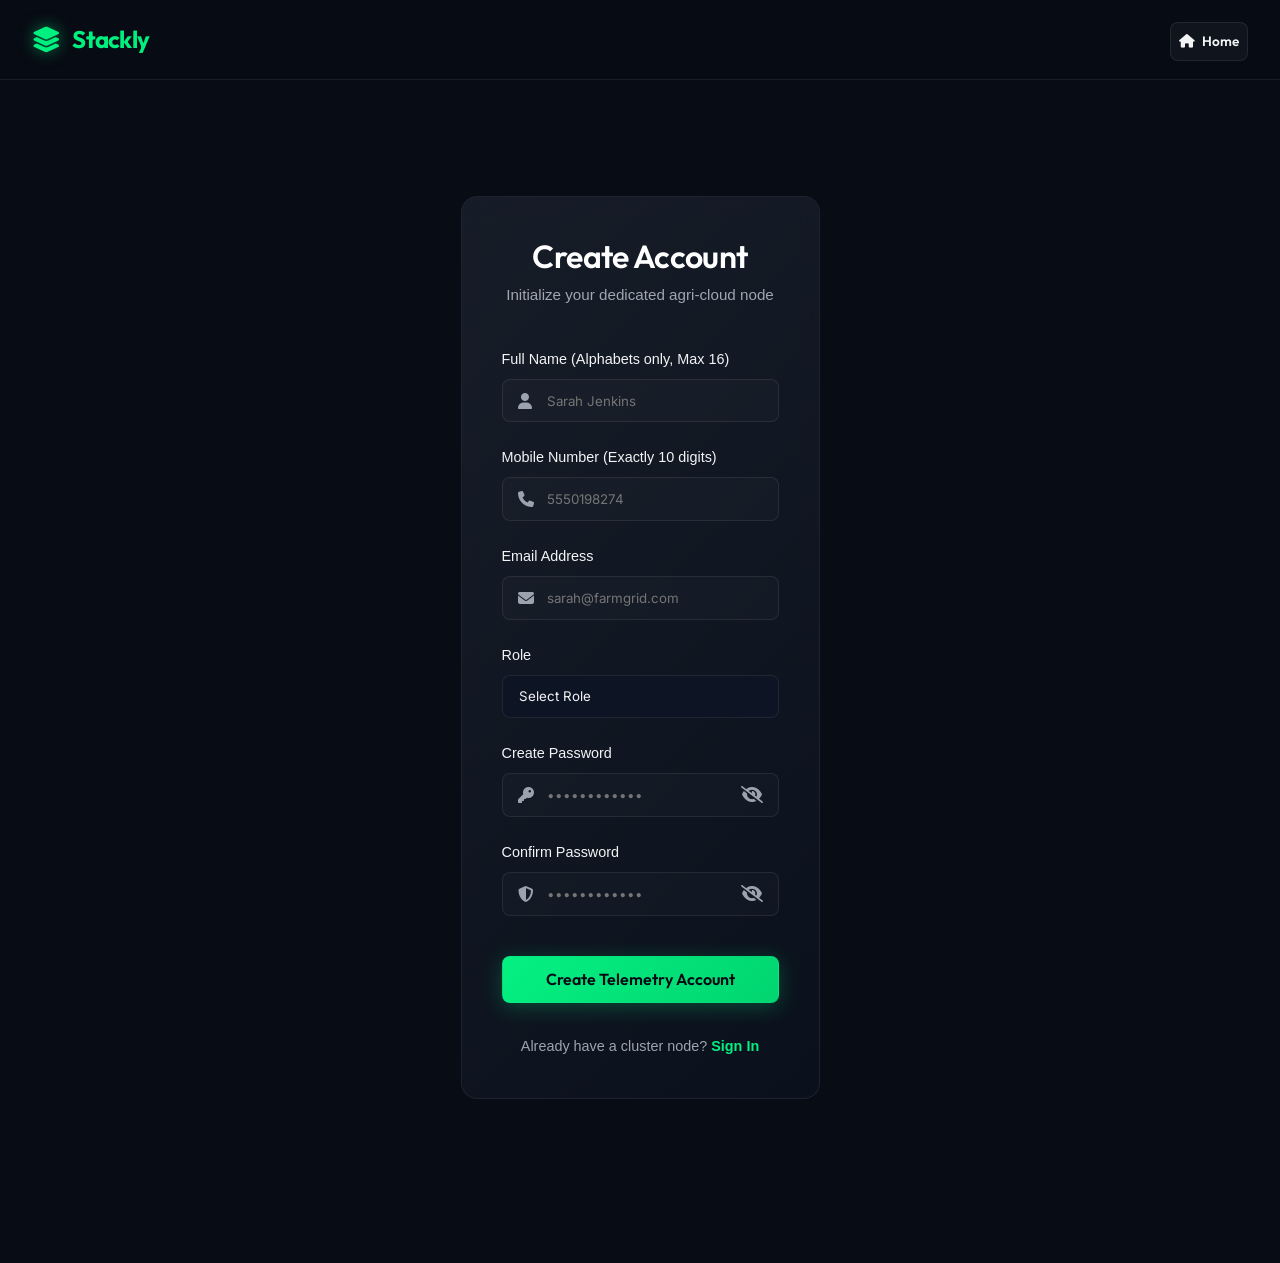
<file: register.html>
<!DOCTYPE html>
<html lang="en">
<head>
  <meta charset="UTF-8">
  <meta name="viewport" content="width=device-width, initial-scale=1.0">
  <meta name="description" content="Stackly Agri-Cloud - Register a new smart farm telemetry account.">
  <title>Register | Stackly Agri-Cloud</title>
  
  <!-- Core Stylesheet -->
  <link rel="stylesheet" href="style.css">
  
  <!-- Font Awesome Icons -->
  <link rel="stylesheet" href="https://cdnjs.cloudflare.com/ajax/libs/font-awesome/6.4.0/css/all.min.css">
</head>
<body>

  <!-- Radial Background & Canvas Particles -->
  <div class="bg-radial-gradient"></div>
  <canvas id="bg-canvas"></canvas>

  <!-- ==========================================================================
       NAVBAR (Minimal version)
  ========================================================================== -->
  <header class="header-nav">
    <div class="container nav-container">
      <a href="index.html" class="logo">
        <i class="fa-solid fa-layer-group"></i>
        <span>Stackly</span>
      </a>
      <div class="nav-buttons">
        <a href="index.html" class="btn btn-secondary"><i class="fa-solid fa-house"></i> Home</a>
      </div>
    </div>
  </header>

  <!-- ==========================================================================
       REGISTRATION CARD
  ========================================================================== -->
  <main class="container" style="min-height: 90vh; display: flex; align-items: center; justify-content: center; padding: 6rem 0 4rem 0;">
    <div class="card-glass form-card reveal active" style="margin-top: 5rem;">
      <div class="form-header">
        <h2>Create Account</h2>
        <p>Initialize your dedicated agri-cloud node</p>
      </div>

      <form id="register-form">
        <!-- Full Name (Only letters, max 16) -->
        <div class="form-group">
          <label class="form-label" for="reg-name">Full Name (Alphabets only, Max 16)</label>
          <div class="input-wrapper">
            <i class="fa-solid fa-user input-icon"></i>
            <input type="text" id="reg-name" class="form-input" placeholder="Sarah Jenkins" maxlength="16" required>
          </div>
          <div class="validation-hint invalid" id="name-hint" style="display:none;"><i class="fa-solid fa-circle-dot"></i> Name must only contain letters and spaces</div>
        </div>

        <!-- Mobile Number (Exactly 10 numbers) -->
        <div class="form-group">
          <label class="form-label" for="reg-mobile">Mobile Number (Exactly 10 digits)</label>
          <div class="input-wrapper">
            <i class="fa-solid fa-phone input-icon"></i>
            <input type="tel" id="reg-mobile" class="form-input" placeholder="5550198274" maxlength="10" required>
          </div>
          <div class="validation-hint invalid" id="mobile-hint" style="display:none;"><i class="fa-solid fa-circle-dot"></i> Mobile number must be exactly 10 digits</div>
        </div>

        <!-- Email Address -->
        <div class="form-group">
          <label class="form-label" for="reg-email">Email Address</label>
          <div class="input-wrapper">
            <i class="fa-solid fa-envelope input-icon"></i>
            <input type="email" id="reg-email" class="form-input" placeholder="sarah@farmgrid.com" required>
          </div>
        </div>
        <!-- Role Selection -->
<div class="form-group">
  <label class="form-label" for="reg-role">Role</label>

  <div class="input-wrapper">
    

    <select id="reg-role" class="form-select" required>
      <option value="">Select Role</option>
      <option value="Farmer">Farmer</option>
      <option value="Agronomist">Agronomist</option>
      <option value="Research Analyst">Research Analyst</option>
      <option value="Farm Manager">Farm Manager</option>
      <option value="Investor">Investor</option>
    </select>
  </div>
</div>

        <!-- Password (Strong check + Eye mask) -->
        <div class="form-group">
          <label class="form-label" for="reg-password">Create Password</label>
          <div class="input-wrapper">
            <i class="fa-solid fa-key input-icon"></i>
            <input type="password" id="reg-password" class="form-input" placeholder="••••••••••••" required>
            <button type="button" class="input-toggle-pwd" id="pwd-toggle" aria-label="Toggle Password Visibility">
              <i class="fa-solid fa-eye-slash" id="pwd-toggle-icon"></i>
            </button>
          </div>
          
          <!-- Password Rules list -->
          <div class="validation-feedback" style="margin-top:0.75rem; display:none;" id="pwd-rules">
            <div class="validation-hint invalid" id="rule-length"><i class="fa-solid fa-circle-dot"></i> At least 8 characters</div>
            <div class="validation-hint invalid" id="rule-upper"><i class="fa-solid fa-circle-dot"></i> One uppercase letter</div>
            <div class="validation-hint invalid" id="rule-lower"><i class="fa-solid fa-circle-dot"></i> One lowercase letter</div>
            <div class="validation-hint invalid" id="rule-digit"><i class="fa-solid fa-circle-dot"></i> One numeric digit</div>
            <div class="validation-hint invalid" id="rule-spec"><i class="fa-solid fa-circle-dot"></i> One special character</div>
          </div>
        </div>

        <!-- Confirm Password (+ Eye mask) -->
        <div class="form-group">
          <label class="form-label" for="reg-confirm">Confirm Password</label>
          <div class="input-wrapper">
            <i class="fa-solid fa-shield-halved input-icon"></i>
            <input type="password" id="reg-confirm" class="form-input" placeholder="••••••••••••" required>
            <button type="button" class="input-toggle-pwd" id="confirm-toggle" aria-label="Toggle Confirm Password Visibility">
              <i class="fa-solid fa-eye-slash" id="confirm-toggle-icon"></i>
            </button>
          </div>
          <div class="validation-hint invalid" id="confirm-hint" style="display:none;"><i class="fa-solid fa-circle-dot"></i> Passwords must match exactly</div>
        </div>

        <!-- Submit -->
        <button type="submit" class="btn btn-primary form-submit-btn" id="submit-btn">
    Create Telemetry Account
</button>

</form>

<div class="form-footer">
        Already have a cluster node? <a href="login.html">Sign In</a>
      </div>
    </div>
  </main>

  <!-- ==========================================================================
       SUCCESS MODAL
  ========================================================================== -->
  <div class="modal-overlay" id="success-modal">
    <div class="modal-box">
      <div class="modal-icon"><i class="fa-solid fa-check"></i></div>
      <h3 class="font-title">Registration Successful</h3>
      <p>
        Your dedicated Stackly Agri-Cloud compute node has been allocated. You can now authenticate using your credentials.
      </p>
      <button id="modal-ack-btn" class="btn btn-primary" style="width:100%;">Proceed to Login</button>
    </div>
  </div>
  

  <!-- Form Validation Script -->
  <script>
document.getElementById('register-form').addEventListener('submit', function(e) {
    e.preventDefault();

    document.getElementById('success-modal').classList.add('active');
});

document.getElementById('modal-ack-btn').addEventListener('click', function() {
    window.location.href = 'login.html';
});
</script>

  <!-- Shared Particles -->
  <script src="main.js"></script>

</body>
</html>
</file>
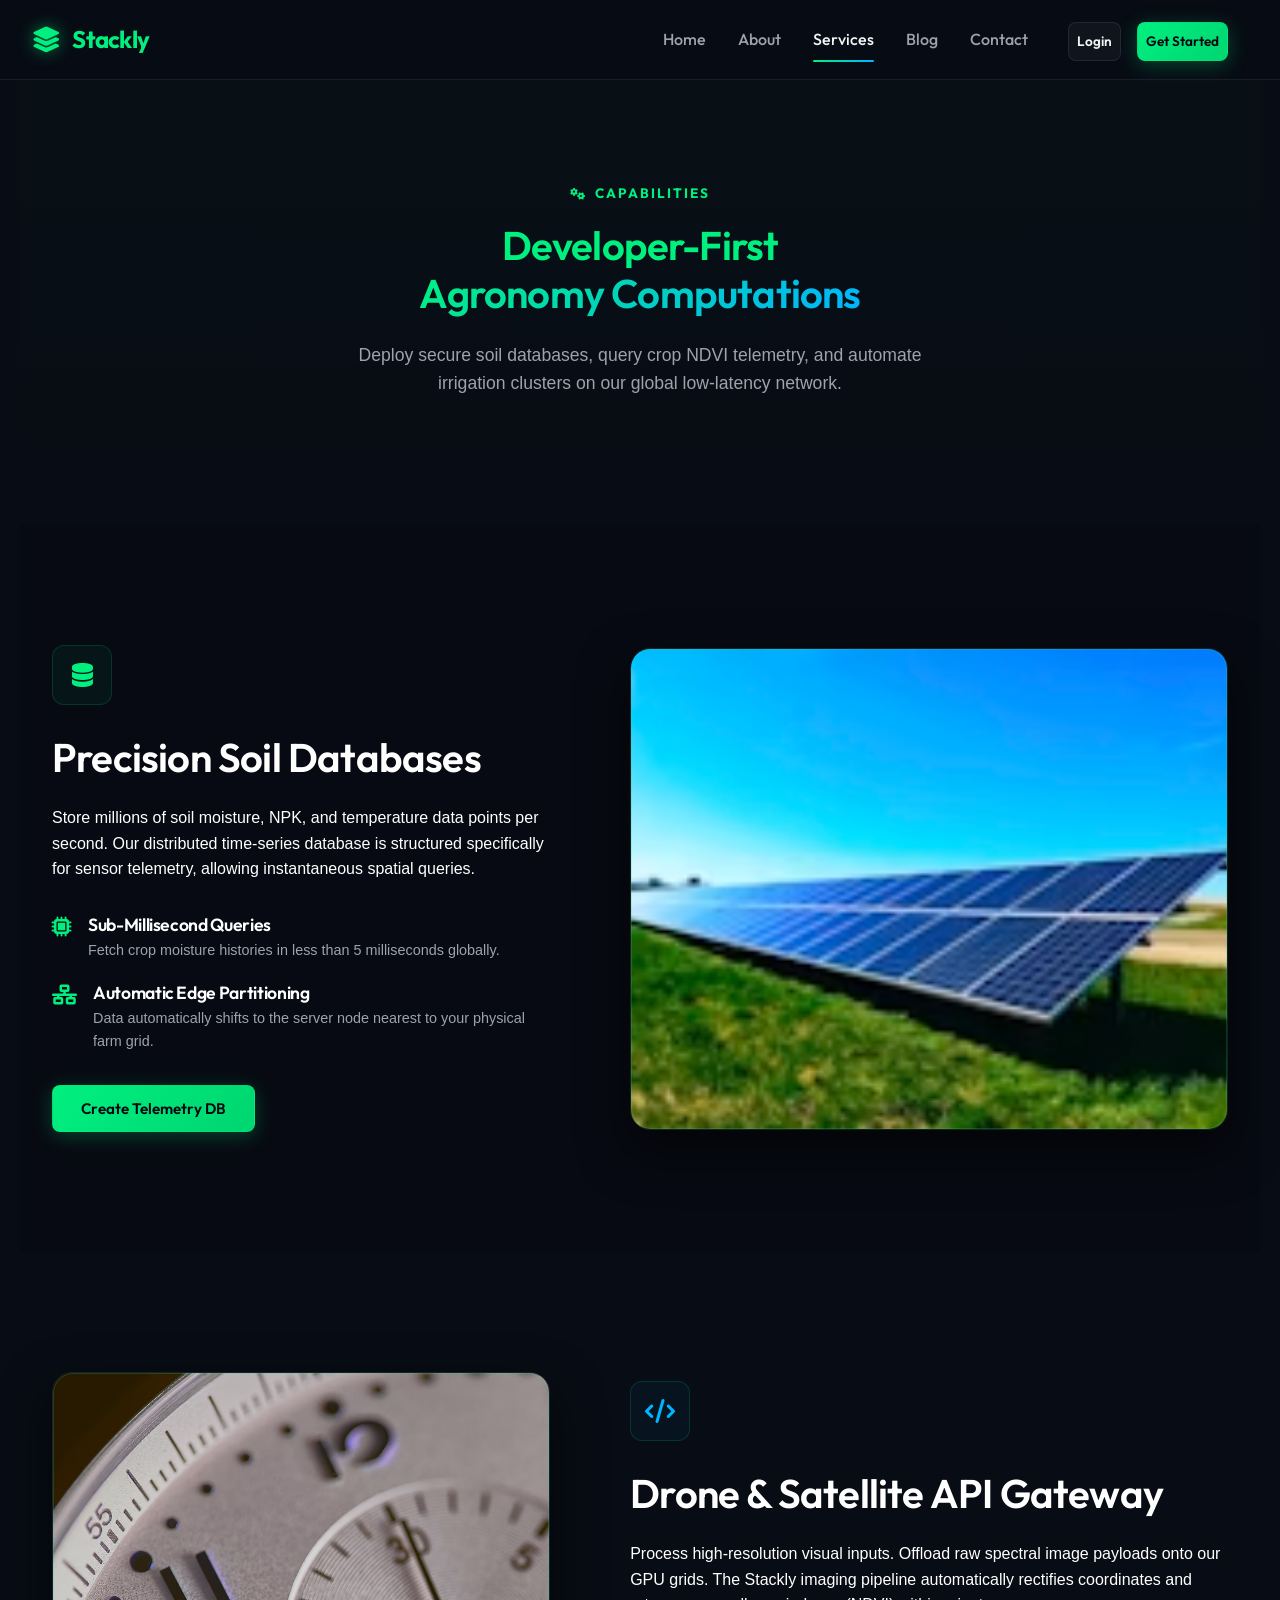
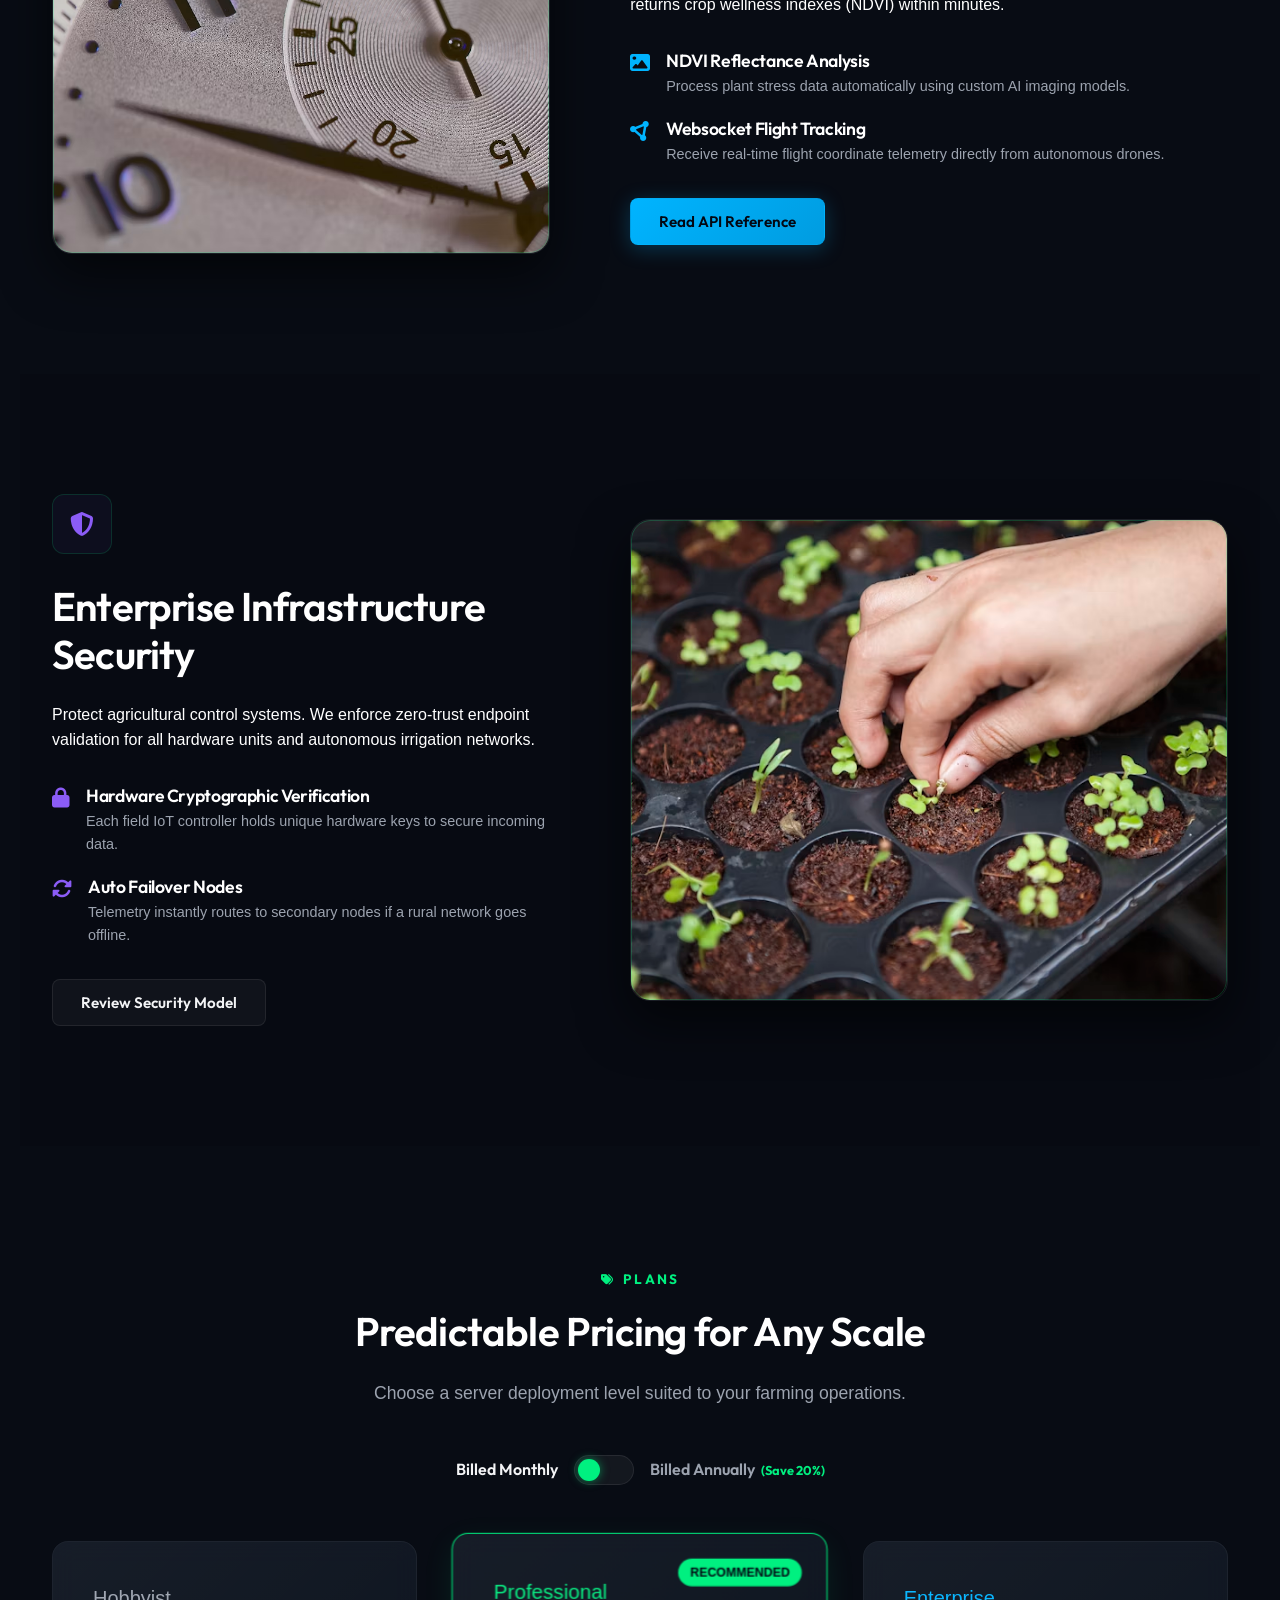
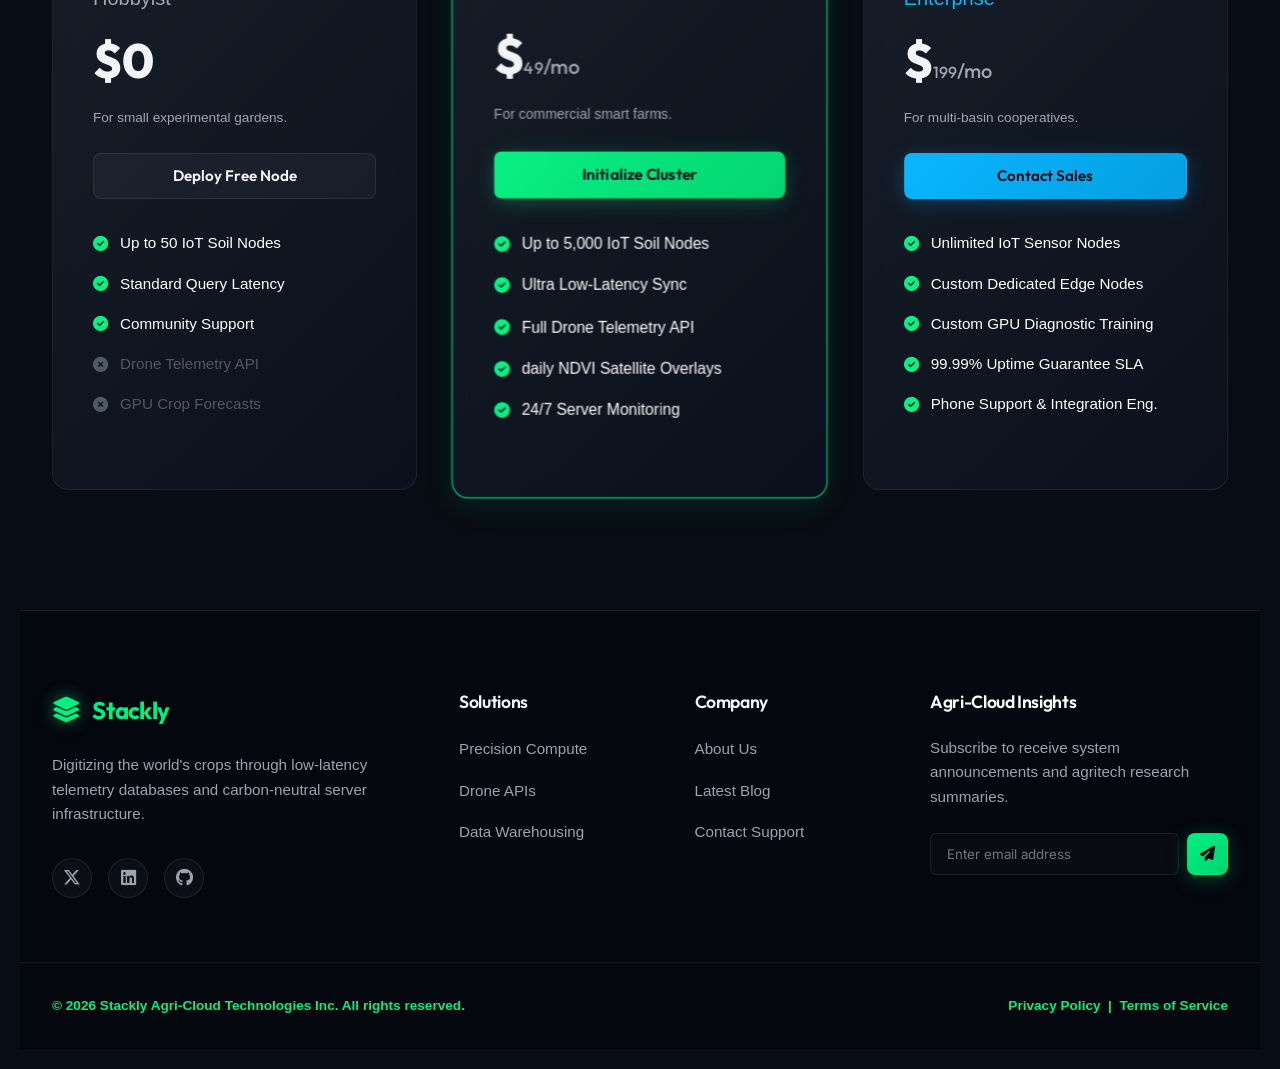
<file: services.html>
<!DOCTYPE html>
<html lang="en">
<head>
  <meta charset="UTF-8">
  <meta name="viewport" content="width=device-width, initial-scale=1.0">
  <meta name="description" content="Stackly Agri-Cloud - Our precision agricultural compute, API integrations, and SLA pricing models.">
  <title>Services | Stackly Agri-Cloud</title>
  
  <!-- Core Stylesheet -->
  <link rel="stylesheet" href="style.css">
  
  <!-- Font Awesome Icons -->
  <link rel="stylesheet" href="https://cdnjs.cloudflare.com/ajax/libs/font-awesome/6.4.0/css/all.min.css">
</head>
<body>

  <!-- Radial Background & Canvas Particles -->
  <div class="bg-radial-gradient"></div>
  <canvas id="bg-canvas"></canvas>

  <!-- ==========================================================================
       NAVBAR
  ========================================================================== -->
  <header class="header-nav">
    <div class="container nav-container">
      <!-- Logo -->
      <a href="index.html" class="logo">
        <i class="fa-solid fa-layer-group"></i>
        <span>Stackly</span>
      </a>

      <!-- Hamburger Menu Toggle (Mobile) -->
      <div class="menu-toggle" id="menu-toggle">
        <span></span>
        <span></span>
        <span></span>
      </div>

      <!-- Menu Drawer -->
      <nav class="nav-menu" id="nav-menu">
        <ul class="nav-links">
          <li><a href="index.html" class="nav-link">Home</a></li>
          <li><a href="about.html" class="nav-link">About</a></li>
          <li><a href="services.html" class="nav-link active">Services</a></li>
          <li><a href="blog.html" class="nav-link">Blog</a></li>
          <li><a href="contact.html" class="nav-link">Contact</a></li>
        </ul>
        <div class="nav-buttons">
          <a href="login.html" class="btn btn-secondary">Login</a>
          <a href="register.html" class="btn btn-primary">Get Started</a>
        </div>
      </nav>
    </div>
  </header>

  <!-- ==========================================================================
       SECTION 1: SERVICES HERO BANNER
  ========================================================================== -->
  <section class="page-banner">
    <div class="container reveal">
      <span class="section-tag"><i class="fa-solid fa-gears"></i> CAPABILITIES</span>
      <h1 class="section-title">Developer-First <br><span class="gradient-text">Agronomy Computations</span></h1>
      <p class="section-desc mx-auto">
        Deploy secure soil databases, query crop NDVI telemetry, and automate irrigation clusters on our global low-latency network.
      </p>
    </div>
  </section>

  <!-- ==========================================================================
       SECTION 2: SERVICE DETAILED: PRECISION FARMING CLOUD
  ========================================================================== -->
  <section class="service-detail-1" style="background: rgba(5,8,15,0.4);">
    <div class="container dc-grid">
      <div class="dc-info reveal">
        <div class="solution-icon" style="background: rgba(0, 240, 128, 0.05); color: var(--primary);">
          <i class="fa-solid fa-database"></i>
        </div>
        <h2 class="section-title">Precision Soil Databases</h2>
        <p>
          Store millions of soil moisture, NPK, and temperature data points per second. Our distributed time-series database is structured specifically for sensor telemetry, allowing instantaneous spatial queries.
        </p>
        <ul class="dc-features-list">
          <li class="dc-feature-item">
            <i class="fa-solid fa-microchip" style="color:var(--primary);"></i>
            <div>
              <h4>Sub-Millisecond Queries</h4>
              <p>Fetch crop moisture histories in less than 5 milliseconds globally.</p>
            </div>
          </li>
          <li class="dc-feature-item">
            <i class="fa-solid fa-network-wired" style="color:var(--primary);"></i>
            <div>
              <h4>Automatic Edge Partitioning</h4>
              <p>Data automatically shifts to the server node nearest to your physical farm grid.</p>
            </div>
          </li>
        </ul>
        <button class="btn btn-primary">Create Telemetry DB</button>
      </div>
      <div class="dc-visual reveal">
        <div class="hero-image-wrapper">
          <img src="images/service5.webp" alt="Data center servers blue lighting" loading="lazy">
        </div>
      </div>
    </div>
  </section>

  <!-- ==========================================================================
       SECTION 3: SERVICE DETAILED: DRONE & SATELLITE API
  ========================================================================== -->
  <section class="service-detail-2">
    <div class="container dc-grid">
      <div class="dc-visual reveal">
        <div class="hero-image-wrapper">
          <img src="images/service2.webp" alt="Drone over green crops" loading="lazy">
        </div>
      </div>
      <div class="dc-info reveal">
        <div class="solution-icon" style="background: rgba(0, 180, 255, 0.05); color: var(--secondary);">
          <i class="fa-solid fa-code"></i>
        </div>
        <h2 class="section-title">Drone & Satellite API Gateway</h2>
        <p>
          Process high-resolution visual inputs. Offload raw spectral image payloads onto our GPU grids. The Stackly imaging pipeline automatically rectifies coordinates and returns crop wellness indexes (NDVI) within minutes.
        </p>
        <ul class="dc-features-list">
          <li class="dc-feature-item">
            <i class="fa-solid fa-image" style="color:var(--secondary);"></i>
            <div>
              <h4>NDVI Reflectance Analysis</h4>
              <p>Process plant stress data automatically using custom AI imaging models.</p>
            </div>
          </li>
          <li class="dc-feature-item">
            <i class="fa-solid fa-circle-nodes" style="color:var(--secondary);"></i>
            <div>
              <h4>Websocket Flight Tracking</h4>
              <p>Receive real-time flight coordinate telemetry directly from autonomous drones.</p>
            </div>
          </li>
        </ul>
        <button class="btn btn-accent">Read API Reference</button>
      </div>
    </div>
  </section>

  <!-- ==========================================================================
       SECTION 4: SERVICE DETAILED: ENTERPRISE SLA
  ========================================================================== -->
  <section class="service-detail-3" style="background: rgba(5,8,15,0.4);">
    <div class="container dc-grid">
      <div class="dc-info reveal">
        <div class="solution-icon" style="background: rgba(139, 92, 246, 0.05); color: var(--accent);">
          <i class="fa-solid fa-shield-halved"></i>
        </div>
        <h2 class="section-title">Enterprise Infrastructure Security</h2>
        <p>
          Protect agricultural control systems. We enforce zero-trust endpoint validation for all hardware units and autonomous irrigation networks.
        </p>
        <ul class="dc-features-list">
          <li class="dc-feature-item">
            <i class="fa-solid fa-lock" style="color:var(--accent);"></i>
            <div>
              <h4>Hardware Cryptographic Verification</h4>
              <p>Each field IoT controller holds unique hardware keys to secure incoming data.</p>
            </div>
          </li>
          <li class="dc-feature-item">
            <i class="fa-solid fa-rotate" style="color:var(--accent);"></i>
            <div>
              <h4>Auto Failover Nodes</h4>
              <p>Telemetry instantly routes to secondary nodes if a rural network goes offline.</p>
            </div>
          </li>
        </ul>
        <button class="btn btn-secondary">Review Security Model</button>
      </div>
      <div class="dc-visual reveal">
        <div class="hero-image-wrapper">
          <img src="images/service6.webp" alt="Futuristic secure network visualization" loading="lazy">
        </div>
      </div>
    </div>
  </section>

  <!-- ==========================================================================
       SECTION 5: PRICING & PLANS
  ========================================================================== -->
  <section class="pricing" id="pricing-section">
    <div class="container">
      <div class="text-center reveal">
        <span class="section-tag"><i class="fa-solid fa-tags"></i> PLANS</span>
        <h2 class="section-title">Predictable Pricing for Any Scale</h2>
        <p class="section-desc mx-auto">
          Choose a server deployment level suited to your farming operations.
        </p>
      </div>

      <!-- Billing Toggle -->
      <div class="price-toggle-container reveal">
        <span class="price-toggle-label active" id="toggle-monthly">Billed Monthly</span>
        <div class="toggle-switch">
          <div class="toggle-knob"></div>
        </div>
        <span class="price-toggle-label" id="toggle-annual">Billed Annually &nbsp;<span style="color:var(--primary); font-size:0.8rem;">(Save 20%)</span></span>
      </div>

      <div class="pricing-grid">
        <!-- Hobbyist Plan -->
        <div class="card-glass pricing-card reveal">
          <div class="price-header">
            <div class="price-plan">Hobbyist</div>
            <div class="price-amount">$0</div>
            <p style="color:var(--text-muted); font-size:0.85rem; margin-top:0.5rem;">For small experimental gardens.</p>
          </div>
          <button class="btn btn-secondary" style="width:100%;">Deploy Free Node</button>
          <ul class="pricing-list">
            <li class="pricing-list-item"><i class="fa-solid fa-circle-check"></i> Up to 50 IoT Soil Nodes</li>
            <li class="pricing-list-item"><i class="fa-solid fa-circle-check"></i> Standard Query Latency</li>
            <li class="pricing-list-item"><i class="fa-solid fa-circle-check"></i> Community Support</li>
            <li class="pricing-list-item disabled"><i class="fa-solid fa-circle-xmark"></i> Drone Telemetry API</li>
            <li class="pricing-list-item disabled"><i class="fa-solid fa-circle-xmark"></i> GPU Crop Forecasts</li>
          </ul>
        </div>

        <!-- Professional Plan -->
        <div class="card-glass pricing-card popular reveal">
          <div class="pricing-badge">RECOMMENDED</div>
          <div class="price-header">
            <div class="price-plan" style="color:var(--primary);">Professional</div>
            <div class="price-amount">$<span class="price-val" data-monthly="49" data-annual="39">49</span><span class="price-period" style="font-size:1.25rem;">/mo</span></div>
            <p style="color:var(--text-muted); font-size:0.85rem; margin-top:0.5rem;">For commercial smart farms.</p>
          </div>
          <button class="btn btn-primary" style="width:100%;">Initialize Cluster</button>
          <ul class="pricing-list">
            <li class="pricing-list-item"><i class="fa-solid fa-circle-check"></i> Up to 5,000 IoT Soil Nodes</li>
            <li class="pricing-list-item"><i class="fa-solid fa-circle-check"></i> Ultra Low-Latency Sync</li>
            <li class="pricing-list-item"><i class="fa-solid fa-circle-check"></i> Full Drone Telemetry API</li>
            <li class="pricing-list-item"><i class="fa-solid fa-circle-check"></i> daily NDVI Satellite Overlays</li>
            <li class="pricing-list-item"><i class="fa-solid fa-circle-check"></i> 24/7 Server Monitoring</li>
          </ul>
        </div>

        <!-- Enterprise Plan -->
        <div class="card-glass pricing-card reveal">
          <div class="price-header">
            <div class="price-plan" style="color:var(--secondary);">Enterprise</div>
            <div class="price-amount">$<span class="price-val" data-monthly="199" data-annual="159">199</span><span class="price-period" style="font-size:1.25rem;">/mo</span></div>
            <p style="color:var(--text-muted); font-size:0.85rem; margin-top:0.5rem;">For multi-basin cooperatives.</p>
          </div>
          <button class="btn btn-accent" style="width:100%;">Contact Sales</button>
          <ul class="pricing-list">
            <li class="pricing-list-item"><i class="fa-solid fa-circle-check"></i> Unlimited IoT Sensor Nodes</li>
            <li class="pricing-list-item"><i class="fa-solid fa-circle-check"></i> Custom Dedicated Edge Nodes</li>
            <li class="pricing-list-item"><i class="fa-solid fa-circle-check"></i> Custom GPU Diagnostic Training</li>
            <li class="pricing-list-item"><i class="fa-solid fa-circle-check"></i> 99.99% Uptime Guarantee SLA</li>
            <li class="pricing-list-item"><i class="fa-solid fa-circle-check"></i> Phone Support & Integration Eng.</li>
          </ul>
        </div>
      </div>
    </div>
  </section>

  <!-- ==========================================================================
       FOOTER
  ========================================================================== -->
  <footer>
    <div class="container footer-grid">
      <div class="footer-brand">
        <a href="index.html" class="logo">
          <i class="fa-solid fa-layer-group"></i>
          <span>Stackly</span>
        </a>
        <p>
          Digitizing the world's crops through low-latency telemetry databases and carbon-neutral server infrastructure.
        </p>
        <div class="social-links">
          <a href="#" class="social-link"><i class="fa-brands fa-x-twitter"></i></a>
          <a href="#" class="social-link"><i class="fa-brands fa-linkedin"></i></a>
          <a href="#" class="social-link"><i class="fa-brands fa-github"></i></a>
        </div>
      </div>

      <div class="footer-nav-col">
        <h4>Solutions</h4>
        <ul class="footer-links">
          <li><a href="services.html" class="footer-link">Precision Compute</a></li>
          <li><a href="services.html" class="footer-link">Drone APIs</a></li>
          <li><a href="services.html" class="footer-link">Data Warehousing</a></li>
        </ul>
      </div>

      <div class="footer-nav-col">
        <h4>Company</h4>
        <ul class="footer-links">
          <li><a href="about.html" class="footer-link">About Us</a></li>
          <li><a href="blog.html" class="footer-link">Latest Blog</a></li>
          <li><a href="contact.html" class="footer-link">Contact Support</a></li>
        </ul>
      </div>

      <div class="footer-newsletter">
        <h4>Agri-Cloud Insights</h4>
        <p>Subscribe to receive system announcements and agritech research summaries.</p>
        <form class="newsletter-form" onsubmit="event.preventDefault()">
          <input type="email" placeholder="Enter email address" required>
          <button class="btn btn-primary" style="padding:0.75rem;"><i class="fa-solid fa-paper-plane"></i></button>
        </form>
      </div>
    </div>

    <div class="container footer-bottom">
      <span>&copy; 2026 Stackly Agri-Cloud Technologies Inc. All rights reserved.</span>
      <span>Privacy Policy &nbsp;|&nbsp; Terms of Service</span>
    </div>
  </footer>

  <!-- Core Javascript -->
  <script src="main.js"></script>

</body>
</html>
</file>
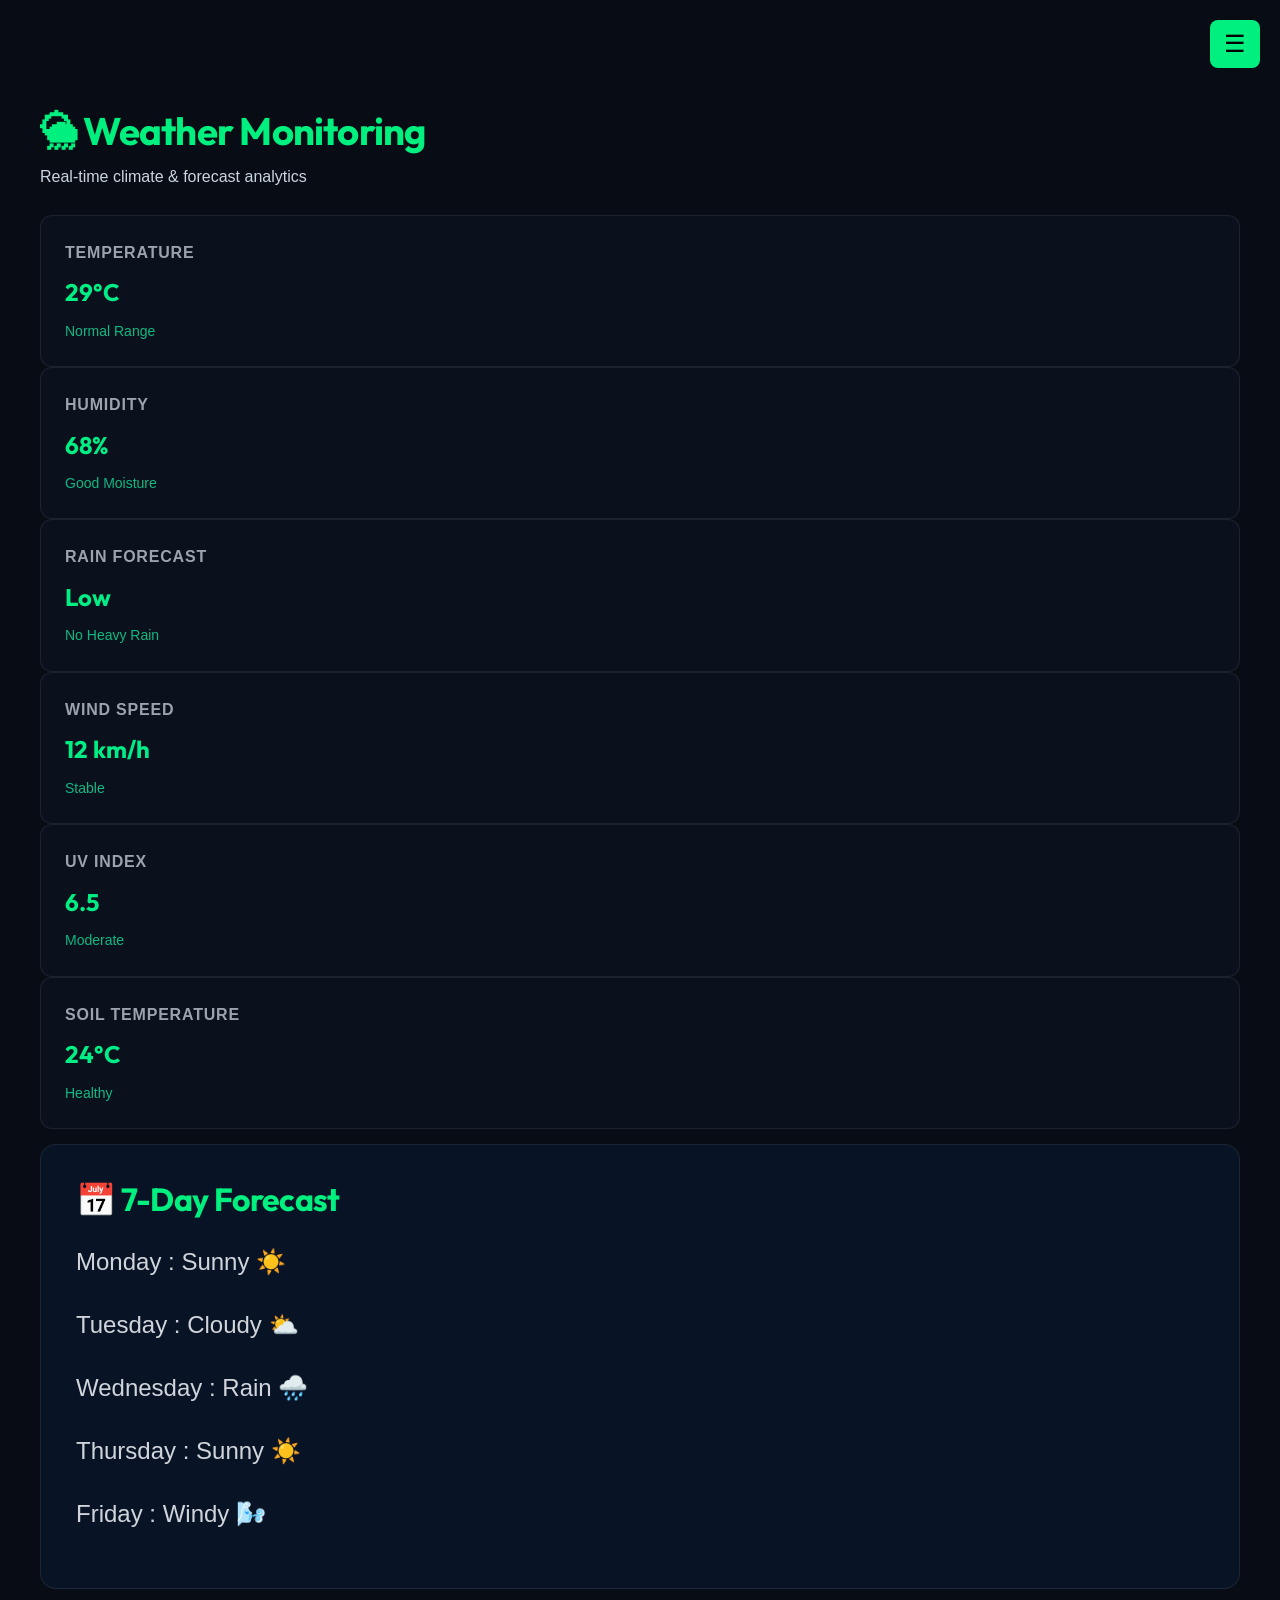
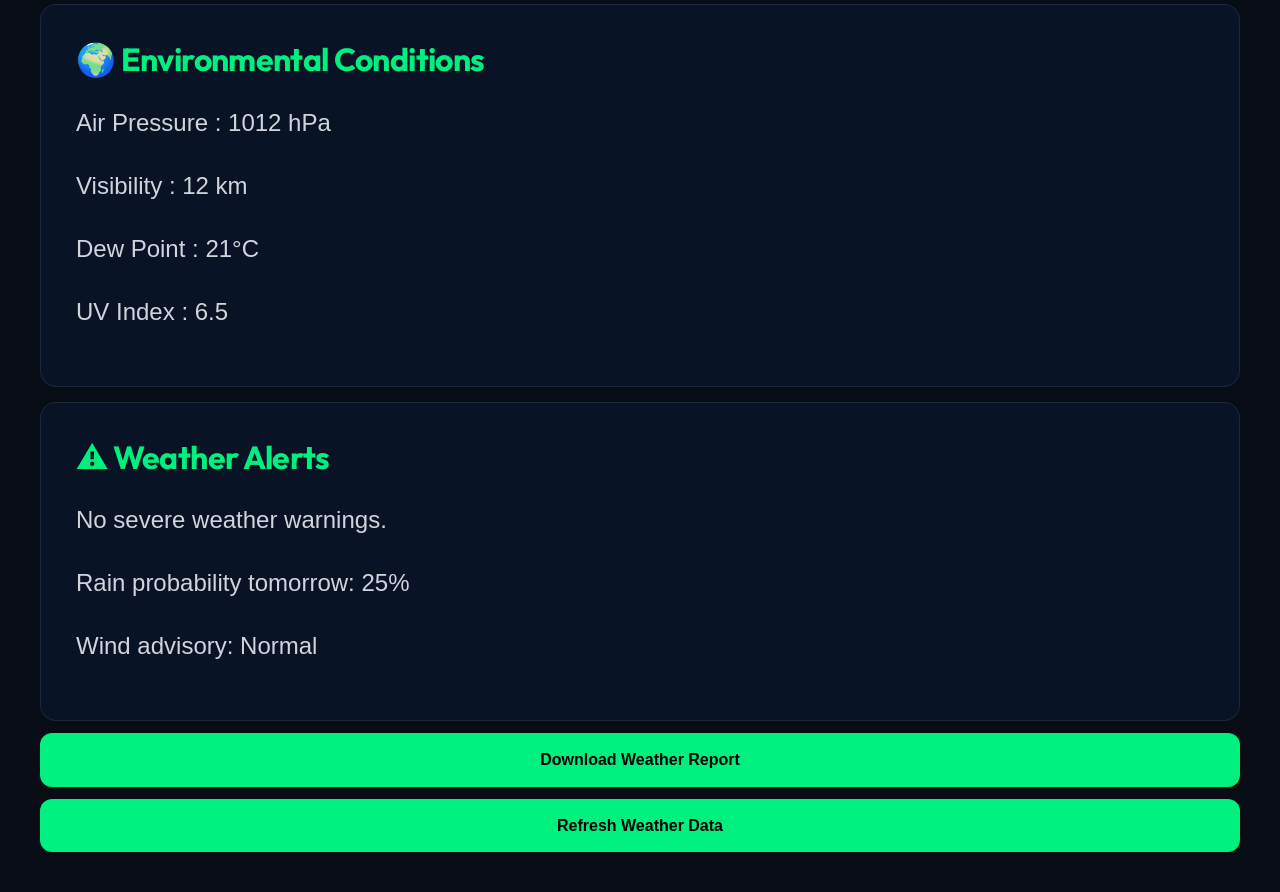
<file: weather-monitoring.html>
<!DOCTYPE html>
<html>
<head>
<title>Weather Monitoring</title>
<link rel="stylesheet" href="style.css">
</head>
<div class="top-bar">
    <button class="menu-btn" onclick="toggleMenu()">
        ☰
    </button>

    <div class="side-menu" id="sideMenu">
        <a href="dashboard-user.html">🏠 Home</a>
        <a href="crop-analytics.html">🌱 Crop Analytics</a>
        
    </div>
</div>
<body>

<div class="dashboard-container">

    <h1 class="page-title">
        🌦 Weather Monitoring
    </h1>

    <p class="page-subtitle">
        Real-time climate & forecast analytics
    </p>

    <div class="dash-metric-box">
        <div class="dash-metric-title">Temperature</div>
        <div class="dash-metric-number gradient-text">29°C</div>
        <div class="dash-metric-trend up">Normal Range</div>
    </div>

    <div class="dash-metric-box">
        <div class="dash-metric-title">Humidity</div>
        <div class="dash-metric-number gradient-text">68%</div>
        <div class="dash-metric-trend up">Good Moisture</div>
    </div>

    <div class="dash-metric-box">
        <div class="dash-metric-title">Rain Forecast</div>
        <div class="dash-metric-number gradient-text">Low</div>
        <div class="dash-metric-trend up">No Heavy Rain</div>
    </div>

    <div class="dash-metric-box">
        <div class="dash-metric-title">Wind Speed</div>
        <div class="dash-metric-number gradient-text">12 km/h</div>
        <div class="dash-metric-trend up">Stable</div>
    </div>

    <div class="dash-metric-box">
        <div class="dash-metric-title">UV Index</div>
        <div class="dash-metric-number gradient-text">6.5</div>
        <div class="dash-metric-trend up">Moderate</div>
    </div>

    <div class="dash-metric-box">
        <div class="dash-metric-title">Soil Temperature</div>
        <div class="dash-metric-number gradient-text">24°C</div>
        <div class="dash-metric-trend up">Healthy</div>
    </div>
    <div class="dash-panel-box">

    <h3>📅 7-Day Forecast</h3>

    <p>Monday : Sunny ☀️</p>
    <p>Tuesday : Cloudy ⛅</p>
    <p>Wednesday : Rain 🌧️</p>
    <p>Thursday : Sunny ☀️</p>
    <p>Friday : Windy 🌬️</p>

</div>

<div class="dash-panel-box">

    <h3>🌍 Environmental Conditions</h3>

    <p>Air Pressure : 1012 hPa</p>
    <p>Visibility : 12 km</p>
    <p>Dew Point : 21°C</p>
    <p>UV Index : 6.5</p>

</div>

<div class="dash-panel-box">

    <h3>⚠️ Weather Alerts</h3>

    <p>No severe weather warnings.</p>
    <p>Rain probability tomorrow: 25%</p>
    <p>Wind advisory: Normal</p>

</div>

    <a href="404.html" class="action-btn">
        Download Weather Report
    </a>

    <a href="404.html" class="action-btn">
        Refresh Weather Data
    </a>

</div>

</div>
<script>
function toggleMenu() {
    document.getElementById("sideMenu").classList.toggle("active");
}
</script>
</body>
</html>
</file>
<file: style.css>
/* ==========================================================================
   STYLING SYSTEM FOR STACKLY AGRI-CLOUD
   ========================================================================== */

@import url('https://fonts.googleapis.com/css2?family=Inter:wght@300;400;500;600;700&family=Outfit:wght@400;500;600;700;800&display=swap');

/* --- CSS VARIABLES (Design System) --- */
:root {
  --bg-deep: #080c14;
  --bg-card: rgba(13, 20, 35, 0.65);
  --bg-card-hover: rgba(18, 28, 48, 0.85);
  --border-color: rgba(255, 255, 255, 0.08);
  --border-glow: rgba(0, 240, 128, 0.15);
  
  /* Color Accents */
  --primary: #00f080;       /* Agri Cyber Green */
  --primary-rgb: 0, 240, 128;
  --secondary: #00b4ff;     /* Cloud Cyber Blue */
  --secondary-rgb: 0, 180, 255;
  --accent: #8b5cf6;        /* Deep Violet */
  
  /* Text Colors */
  --text-main: #f3f4f6;
  --text-muted: #9ca3af;
  --text-dark: #4b5563;
  
  /* Status Colors */
  --success: #10b981;
  --warning: #f59e0b;
  --error: #ef4444;
  
  /* Layout */
  --container-width: 1280px;
  --nav-height: 80px;
  
  /* Fonts */
  --font-title: 'Outfit', 'Inter', sans-serif;
  --font-body: 'Inter', sans-serif;
  
  /* Transitions */
  --transition-fast: 0.2s cubic-bezier(0.4, 0, 0.2, 1);
  --transition-normal: 0.4s cubic-bezier(0.4, 0, 0.2, 1);
  --transition-slow: 0.8s cubic-bezier(0.4, 0, 0.2, 1);
}

/* --- BASE STYLES & RESETS --- */
* {
  box-sizing: border-box;
  margin: 0;
  padding: 0;
}

html {
  scroll-behavior: smooth;
  font-size: 16px;
  background-color: var(--bg-deep);
  color: var(--text-main);
  font-family: var(--font-body);
  overflow-x: hidden;
}

body {
  min-height: 100vh;
  line-height: 1.6;
  position: relative;
}

/* --- CANVAS BACKGROUND --- */
#bg-canvas {
  position: fixed;
  top: 0;
  left: 0;
  width: 100%;
  height: 100%;
  z-index: -2;
  pointer-events: none;
}

.bg-radial-gradient {
  position: fixed;
  top: 0;
  left: 0;
  width: 100%;
  height: 100%;
  z-index: -1;
  pointer-events: none;
  background: radial-gradient(circle at 10% 20%, rgba(0, 240, 128, 0.03) 0%, transparent 40%),
              radial-gradient(circle at 90% 80%, rgba(0, 180, 255, 0.04) 0%, transparent 40%),
              #080c14;
}

/* --- TYPOGRAPHY --- */
h1, h2, h3, h4, h5, h6 {
  font-family: var(--font-title);
  font-weight: 600;
  letter-spacing: -0.02em;
  line-height: 1.2;
}

a {
  color: inherit;
  text-decoration: none;
  transition: var(--transition-fast);
}

img {
  max-width: 100%;
  height: auto;
  display: block;
}

/* --- UTILITIES --- */
.container {
  width: 100%;
  max-width: var(--container-width);
  margin: 0 auto;
  padding: 0 2rem;
}

.gradient-text {
  background: linear-gradient(135deg, var(--primary) 0%, var(--secondary) 100%);
  -webkit-background-clip: text;
background-clip: text;
  -webkit-text-fill-color: transparent;
}

.gradient-text-alt {
  background: linear-gradient(135deg, var(--secondary) 0%, var(--accent) 100%);
  -webkit-background-clip: text;
background-clip: text;
  -webkit-text-fill-color: transparent;
}

.section-tag {
  font-family: var(--font-title);
  font-size: 0.85rem;
  font-weight: 700;
  text-transform: uppercase;
  letter-spacing: 0.15em;
  color: var(--primary);
  display: inline-flex;
  align-items: center;
  gap: 0.5rem;
  margin-bottom: 1rem;
}

.section-tag i {
  font-size: 0.75rem;
}

.section-title {
  font-size: 2.5rem;
  margin-bottom: 1.5rem;
}

.section-desc {
  font-size: 1.1rem;
  color: var(--text-muted);
  max-width: 600px;
  margin-bottom: 3rem;
}

.text-center {
  text-align: center;
}

.mx-auto {
  margin-left: auto;
  margin-right: auto;
}

/* --- BUTTONS --- */
.btn {
  display: inline-flex;
  align-items: center;
  justify-content: center;
  padding: 0.8rem 1.75rem;
  border-radius: 8px;
  font-family: var(--font-title);
  font-weight: 600;
  font-size: 0.95rem;
  cursor: pointer;
  transition: var(--transition-fast);
  gap: 0.5rem;
  border: 1px solid transparent;
}

.btn-primary {
  background: linear-gradient(135deg, var(--primary) 0%, #00d570 100%);
  color: #030712;
  box-shadow: 0 4px 20px rgba(0, 240, 128, 0.25);
}

.btn-primary:hover {
  transform: translateY(-2px);
  box-shadow: 0 8px 25px rgba(0, 240, 128, 0.4);
}

.btn-secondary {
  background: rgba(255, 255, 255, 0.04);
  color: var(--text-main);
  border-color: var(--border-color);
}

.btn-secondary:hover {
  background: rgba(255, 255, 255, 0.08);
  border-color: rgba(255, 255, 255, 0.2);
  transform: translateY(-2px);
}

.btn-accent {
  background: linear-gradient(135deg, var(--secondary) 0%, #009ce0 100%);
  color: #030712;
  box-shadow: 0 4px 20px rgba(0, 180, 255, 0.25);
}

.btn-accent:hover {
  transform: translateY(-2px);
  box-shadow: 0 8px 25px rgba(0, 180, 255, 0.4);
}

/* --- HEADER / NAVIGATION --- */
.header-nav {
  position: fixed;
  top: 0;
  left: 0;
  width: 100%;
  height: var(--nav-height);
  z-index: 1000;
  backdrop-filter: blur(12px);
  border-bottom: 1px solid var(--border-color);
  background: rgba(8, 12, 20, 0.7);
  transition: var(--transition-normal);
}

.header-nav.scrolled {
  height: 70px;
  background: rgba(8, 12, 20, 0.9);
  box-shadow: 0 10px 30px rgba(0, 0, 0, 0.5);
}

.nav-container {
  display: flex;
  justify-content: space-between;
  align-items: center;
  height: 100%;
}

.logo {
  display: flex;
  align-items: center;
  gap: 0.75rem;
  font-family: var(--font-title);
  font-size: 1.5rem;
  font-weight: 800;
  letter-spacing: -0.03em;
}

.logo i {
  color: var(--primary);
  font-size: 1.6rem;
  filter: drop-shadow(0 0 8px rgba(0, 240, 128, 0.5));
}

.nav-menu {
  display: flex;
  align-items: center;
  gap: 2.5rem;
}

.nav-links {
  display: flex;
  list-style: none;
  gap: 2rem;
}

.nav-link {
  font-family: var(--font-title);
  font-weight: 500;
  font-size: 0.95rem;
  color: var(--text-muted);
  position: relative;
  padding: 0.5rem 0;
}

.nav-link:hover, .nav-link.active {
  color: var(--text-main);
}

.nav-link::after {
  content: '';
  position: absolute;
  bottom: 0;
  left: 0;
  width: 0;
  height: 2px;
  background: linear-gradient(90deg, var(--primary), var(--secondary));
  transition: var(--transition-fast);
  border-radius: 4px;
}

.nav-link:hover::after, .nav-link.active::after {
  width: 100%;
}

.nav-buttons {
  display: flex;
  gap: 1rem;
}

.nav-buttons .btn {
  padding: 0.55rem 1.25rem;
  font-size: 0.85rem;
}

/* Hamburger menu */
.menu-toggle {
  display: none;
  flex-direction: column;
  gap: 6px;
  cursor: pointer;
  z-index: 1001;
}

.menu-toggle span {
  width: 28px;
  height: 2px;
  background-color: var(--text-main);
  transition: var(--transition-normal);
  border-radius: 2px;
}

/* --- FOOTER --- */
footer {
  background: #04070d;
  border-top: 1px solid var(--border-color);
  padding: 5rem 0 2rem 0;
  position: relative;
  z-index: 10;
}

.footer-grid {
  display: grid;
  grid-template-columns: 2fr 1fr 1fr 1.5fr;
  gap: 4rem;
  margin-bottom: 4rem;
}

.footer-brand .logo {
  margin-bottom: 1.5rem;
}

.footer-brand p {
  color: var(--text-muted);
  font-size: 0.95rem;
  margin-bottom: 2rem;
  max-width: 320px;
}

.social-links {
  display: flex;
  gap: 1rem;
}

.social-link {
  width: 40px;
  height: 40px;
  border-radius: 50%;
  background: rgba(255, 255, 255, 0.03);
  border: 1px solid var(--border-color);
  display: flex;
  align-items: center;
  justify-content: center;
  color: var(--text-muted);
  font-size: 1.1rem;
  transition: var(--transition-fast);
}

.social-link:hover {
  background: var(--primary);
  color: #030712;
  border-color: var(--primary);
  transform: translateY(-3px);
  box-shadow: 0 5px 15px rgba(0, 240, 128, 0.3);
}

.footer-nav-col h4 {
  font-size: 1.1rem;
  margin-bottom: 1.5rem;
  color: var(--text-main);
}

.footer-links {
  list-style: none;
  display: flex;
  flex-direction: column;
  gap: 1rem;
}

.footer-link {
  color: var(--text-muted);
  font-size: 0.95rem;
}

.footer-link:hover {
  color: var(--primary);
  padding-left: 5px;
}

.footer-newsletter h4 {
  font-size: 1.1rem;
  margin-bottom: 1.5rem;
}

.footer-newsletter p {
  color: var(--text-muted);
  font-size: 0.95rem;
  margin-bottom: 1.5rem;
}

.newsletter-form {
  display: flex;
  gap: 0.5rem;
}

.newsletter-form input {
  flex: 1;
  background: rgba(255, 255, 255, 0.02);
  border: 1px solid var(--border-color);
  border-radius: 6px;
  padding: 0.75rem 1rem;
  color: var(--text-main);
  outline: none;
  font-family: var(--font-body);
}

.newsletter-form input:focus {
  border-color: var(--primary);
}

.footer-bottom {
  border-top: 1px solid var(--border-color);
  padding-top: 2rem;
  display: flex;
  justify-content: space-between;
  align-items: center;
  color: var(--text-muted);
  font-size: 0.85rem;
}

/* --- GLASSMORPHIC CARDS --- */
.card-glass {
  background: var(--bg-card);
  border: 1px solid var(--border-color);
  border-radius: 16px;
  padding: 2.5rem;
  backdrop-filter: blur(12px);
  transition: var(--transition-normal);
  position: relative;
  overflow: hidden;
}

.card-glass::before {
  content: '';
  position: absolute;
  top: 0;
  left: 0;
  width: 100%;
  height: 100%;
  background: linear-gradient(135deg, rgba(255,255,255,0.05) 0%, transparent 100%);
  pointer-events: none;
}

.card-glass:hover {
  background: var(--bg-card-hover);
  border-color: rgba(0, 240, 128, 0.3);
  transform: translateY(-5px);
  box-shadow: 0 15px 35px rgba(0, 0, 0, 0.3), 0 0 30px var(--border-glow);
}

/* --- SECTIONS (GENERAL) --- */
section {
  padding: 7.5rem 0;
  position: relative;
}

/* --- HERO SECTION --- */
.hero {
  min-height: 100vh;
  display: flex;
  align-items: center;
  padding-top: calc(var(--nav-height) + 2rem);
  position: relative;
  overflow: hidden;
}

.hero-grid {
  display: grid;
  grid-template-columns: 1.2fr 1fr;
  gap: 4rem;
  align-items: center;
}

.hero-tag {
  background: rgba(0, 240, 128, 0.08);
  border: 1px solid rgba(0, 240, 128, 0.2);
  color: var(--primary);
  padding: 0.4rem 1rem;
  border-radius: 30px;
  font-family: var(--font-title);
  font-weight: 700;
  font-size: 0.8rem;
  letter-spacing: 0.1em;
  display: inline-flex;
  align-items: center;
  gap: 0.5rem;
  margin-bottom: 2rem;
}

.hero h1 {
  font-size: 3.75rem;
  line-height: 1.1;
  margin-bottom: 1.5rem;
  font-weight: 800;
}

.hero p {
  font-size: 1.15rem;
  color: var(--text-muted);
  margin-bottom: 2.5rem;
  max-width: 540px;
}

.hero-buttons {
  display: flex;
  gap: 1.5rem;
}

.hero-visual {
  position: relative;
  border-radius: 20px;
  overflow: hidden;
}

.hero-visual::before {
  content: '';
  position: absolute;
  inset: 0;
  background: linear-gradient(to top, var(--bg-deep), transparent 50%);
  z-index: 2;
}

.hero-image-wrapper {
  border-radius: 20px;
  overflow: hidden;
  border: 1px solid var(--border-color);
  box-shadow: 0 20px 50px rgba(0, 0, 0, 0.6);
  position: relative;
}

.hero-image-wrapper::after {
  content: '';
  position: absolute;
  inset: 0;
  border: 1px solid rgba(0, 240, 128, 0.2);
  border-radius: 20px;
  pointer-events: none;
}

.hero-image-wrapper img {
  width: 100%;
  height: 480px;
  object-fit: cover;
  transition: var(--transition-slow);
}

.hero-visual:hover img {
  transform: scale(1.03);
}

/* --- STATS SECTION --- */
.stats {
  padding: 4rem 0;
  background: rgba(5, 8, 15, 0.6);
  border-bottom: 1px solid var(--border-color);
  border-top: 1px solid var(--border-color);
  backdrop-filter: blur(10px);
}

.stats-grid {
  display: grid;
  grid-template-columns: repeat(4, 1fr);
  gap: 2rem;
}

.stat-item {
  text-align: center;
}

.stat-num {
  font-family: var(--font-title);
  font-size: 3.5rem;
  font-weight: 800;
  line-height: 1;
  margin-bottom: 0.5rem;
}

.stat-label {
  color: var(--text-muted);
  font-size: 0.95rem;
  text-transform: uppercase;
  letter-spacing: 0.1em;
}

/* --- SOLUTIONS / SERVICES CARDS --- */
.solutions-grid {
  display: grid;
  grid-template-columns: repeat(3, 1fr);
  gap: 2.5rem;
}

.solution-icon {
  width: 60px;
  height: 60px;
  border-radius: 12px;
  background: rgba(0, 240, 128, 0.05);
  border: 1px solid rgba(0, 240, 128, 0.15);
  color: var(--primary);
  display: flex;
  align-items: center;
  justify-content: center;
  font-size: 1.5rem;
  margin-bottom: 1.75rem;
  transition: var(--transition-fast);
}

.card-glass:hover .solution-icon {
  background: var(--primary);
  color: #030712;
  transform: scale(1.1);
  box-shadow: 0 0 15px rgba(0, 240, 128, 0.4);
}

.solution-title {
  font-size: 1.35rem;
  margin-bottom: 1rem;
}

.solution-desc {
  color: var(--text-muted);
  font-size: 0.95rem;
  margin-bottom: 1.5rem;
}

.solution-link {
  display: inline-flex;
  align-items: center;
  gap: 0.5rem;
  color: var(--primary);
  font-family: var(--font-title);
  font-weight: 600;
  font-size: 0.9rem;
}

.solution-link i {
  transition: var(--transition-fast);
}

.solution-link:hover i {
  transform: translateX(4px);
}

/* --- DATA CENTER FEATURE --- */
.dc-grid {
  display: grid;
  grid-template-columns: 1fr 1.2fr;
  gap: 5rem;
  align-items: center;
}

.dc-info {
  position: relative;
}

.dc-features-list {
  list-style: none;
  margin: 2rem 0;
  display: flex;
  flex-direction: column;
  gap: 1.25rem;
}

.dc-feature-item {
  display: flex;
  gap: 1rem;
  align-items: flex-start;
}

.dc-feature-item i {
  color: var(--secondary);
  font-size: 1.25rem;
  margin-top: 0.2rem;
}

.dc-feature-item h4 {
  font-size: 1.1rem;
  margin-bottom: 0.25rem;
}

.dc-feature-item p {
  color: var(--text-muted);
  font-size: 0.9rem;
}

.dc-visual {
  position: relative;
}

.dc-panel {
  border-radius: 16px;
  background: var(--bg-card);
  border: 1px solid var(--border-color);
  padding: 2rem;
  position: relative;
  overflow: hidden;
  box-shadow: 0 20px 40px rgba(0,0,0,0.5);
}

.dc-panel::after {
  content: '';
  position: absolute;
  top: 0;
  left: 0;
  right: 0;
  height: 2px;
  background: linear-gradient(90deg, var(--primary), var(--secondary));
}

.dc-rack-grid {
  display: flex;
  flex-direction: column;
  gap: 1rem;
}

.dc-rack {
  background: rgba(8, 12, 20, 0.8);
  border: 1px solid rgba(255, 255, 255, 0.03);
  border-radius: 8px;
  padding: 1rem;
}

.dc-rack-header {
  display: flex;
  justify-content: space-between;
  font-size: 0.8rem;
  color: var(--text-muted);
  margin-bottom: 0.75rem;
}

.dc-leds {
  display: flex;
  gap: 6px;
}

.dc-led {
  width: 8px;
  height: 8px;
  border-radius: 50%;
  background: #27272a;
}

.dc-led.active-green {
  background: var(--primary);
  box-shadow: 0 0 8px var(--primary);
  animation: pulse-led 1s infinite alternate;
}

.dc-led.active-blue {
  background: var(--secondary);
  box-shadow: 0 0 8px var(--secondary);
  animation: pulse-led 1.2s infinite alternate;
}

.dc-bars {
  display: flex;
  flex-direction: column;
  gap: 6px;
}

.dc-bar {
  height: 4px;
  background: rgba(255, 255, 255, 0.05);
  border-radius: 2px;
  overflow: hidden;
}

.dc-bar-fill {
  height: 100%;
  width: 0;
  background: linear-gradient(90deg, var(--primary), var(--secondary));
  transition: width 1.5s ease-out;
}

@keyframes pulse-led {
  0% { opacity: 0.4; }
  100% { opacity: 1; }
}

/* --- INTERACTIVE DASHBOARD SECTION --- */
.dashboard-preview {
  background: radial-gradient(circle at center, rgba(0, 180, 255, 0.03) 0%, transparent 70%);
}

.dash-window {
  border-radius: 16px;
  background: #0b111e;
  border: 1px solid var(--border-color);
  box-shadow: 0 30px 60px rgba(0, 0, 0, 0.7);
  overflow: hidden;
  max-width: 1000px;
  margin: 0 auto;
}

.dash-titlebar {
  background: #070a12;
  border-bottom: 1px solid var(--border-color);
  padding: 0.75rem 1.5rem;
  display: flex;
  justify-content: space-between;
  align-items: center;
}

.dash-dots {
  display: flex;
  gap: 8px;
}

.dash-dot {
  width: 12px;
  height: 12px;
  border-radius: 50%;
}

.dash-dot.red { background: #ef4444; }
.dash-dot.yellow { background: #f59e0b; }
.dash-dot.green { background: #10b981; }

.dash-title {
  font-family: var(--font-title);
  font-size: 0.8rem;
  color: var(--text-muted);
  font-weight: 500;
}

.dash-content-mock {
  padding: 2rem;
  display: grid;
  grid-template-columns: 240px 1fr;
  gap: 2rem;
  min-height: 400px;
}

.dash-sidebar-mock {
  border-right: 1px solid var(--border-color);
  padding-right: 1.5rem;
  display: flex;
  flex-direction: column;
  gap: 1rem;
}

.dash-side-item {
  display: flex;
  align-items: center;
  gap: 0.75rem;
  padding: 0.75rem 1rem;
  border-radius: 8px;
  color: var(--text-muted);
  font-weight: 500;
  font-size: 0.9rem;
}

.dash-side-item.active {
  background: rgba(0, 240, 128, 0.08);
  color: var(--primary);
}

.dash-main-mock {
  display: flex;
  flex-direction: column;
  gap: 2rem;
}

.dash-cards-row {
  display: grid;
  grid-template-columns: repeat(3, 1fr);
  gap: 1.5rem;
}

.dash-metric-card {
  background: rgba(255, 255, 255, 0.02);
  border: 1px solid var(--border-color);
  border-radius: 12px;
  padding: 1.25rem;
}

.dash-metric-header {
  font-size: 0.8rem;
  color: var(--text-muted);
  margin-bottom: 0.5rem;
}

.dash-metric-val {
  font-size: 1.8rem;
  font-weight: 700;
  font-family: var(--font-title);
}

.dash-chart-panel {
  background: rgba(255, 255, 255, 0.02);
  border: 1px solid var(--border-color);
  border-radius: 12px;
  padding: 1.5rem;
  flex: 1;
  display: flex;
  flex-direction: column;
}

.dash-chart-header {
  display: flex;
  justify-content: space-between;
  margin-bottom: 1.5rem;
}

.dash-chart-title {
  font-size: 1rem;
}

.dash-chart-svg {
  width: 100%;
  height: 150px;
}

/* --- TABBED TECH SECTION --- */
.tech-tabs {
  display: flex;
  justify-content: center;
  gap: 1.5rem;
  margin-bottom: 3.5rem;
}

.tech-tab {
  background: rgba(255, 255, 255, 0.02);
  border: 1px solid var(--border-color);
  color: var(--text-muted);
  padding: 1rem 2rem;
  border-radius: 50px;
  cursor: pointer;
  font-family: var(--font-title);
  font-weight: 600;
  transition: var(--transition-fast);
}

.tech-tab:hover, .tech-tab.active {
  background: var(--primary);
  color: #030712;
  border-color: var(--primary);
  box-shadow: 0 5px 20px rgba(0, 240, 128, 0.3);
}

.tech-content {
  display: none;
}

.tech-content.active {
  display: grid;
  grid-template-columns: 1.2fr 1fr;
  gap: 4rem;
  align-items: center;
  animation: fade-in-scale 0.5s ease-out;
}

@keyframes fade-in-scale {
  0% { opacity: 0; transform: scale(0.98); }
  100% { opacity: 1; transform: scale(1); }
}

.tech-info h3 {
  font-size: 1.8rem;
  margin-bottom: 1rem;
}

.tech-info p {
  color: var(--text-muted);
  margin-bottom: 2rem;
}

.tech-details {
  display: grid;
  grid-template-columns: 1fr 1fr;
  gap: 1.5rem;
}

.tech-detail-box {
  background: rgba(255, 255, 255, 0.02);
  border: 1px solid var(--border-color);
  padding: 1.25rem;
  border-radius: 10px;
}

.tech-detail-box i {
  color: var(--primary);
  font-size: 1.3rem;
  margin-bottom: 0.75rem;
}

.tech-detail-box h4 {
  font-size: 1rem;
  margin-bottom: 0.5rem;
}

.tech-detail-box p {
  font-size: 0.85rem;
  color: var(--text-muted);
  margin-bottom: 0;
}

.tech-img-wrapper {
  border-radius: 16px;
  overflow: hidden;
  border: 1px solid var(--border-color);
  position: relative;
  height: 350px;
}

.tech-img-wrapper img {
  width: 100%;
  height: 100%;
  object-fit: cover;
}

/* --- GLOBAL MAP SECTION --- */
.map-container {
  max-width: 900px;
  margin: 0 auto;
  position: relative;
  border: 1px solid var(--border-color);
  border-radius: 20px;
  padding: 3rem;
  background: rgba(13, 20, 35, 0.3);
  backdrop-filter: blur(8px);
}

.map-svg {
  width: 100%;
  height: auto;
  fill: #1a2436;
}

.map-pin {
  cursor: pointer;
}

.map-pin circle {
  fill: var(--primary);
}

.map-pin .pulse {
  animation: pin-pulse 2s infinite ease-out;
  transform-origin: center;
}

@keyframes pin-pulse {
  0% { transform: scale(1); opacity: 0.8; }
  100% { transform: scale(3.5); opacity: 0; }
}

.map-tooltip {
  position: absolute;
  background: #0f172a;
  border: 1px solid var(--primary);
  padding: 0.75rem 1rem;
  border-radius: 8px;
  color: var(--text-main);
  pointer-events: none;
  font-size: 0.85rem;
  box-shadow: 0 10px 25px rgba(0,0,0,0.5);
  display: none;
  z-index: 100;
}

/* --- TESTIMONIALS --- */
.testimonials-slider {
  max-width: 800px;
  margin: 0 auto;
  position: relative;
}

.testimonial-card {
  display: none;
  text-align: center;
  animation: fade-in 0.6s ease-out;
}

.testimonial-card.active {
  display: block;
}

.test-quote {
  font-family: var(--font-title);
  font-size: 1.6rem;
  line-height: 1.5;
  margin-bottom: 2rem;
  font-style: italic;
  font-weight: 500;
}

.test-user {
  display: flex;
  flex-direction: column;
  align-items: center;
  gap: 0.75rem;
}

.test-avatar {
  width: 65px;
  height: 65px;
  border-radius: 50%;
  border: 2px solid var(--primary);
  object-fit: cover;
}

.test-name {
  font-family: var(--font-title);
  font-weight: 600;
  font-size: 1.1rem;
}

.test-role {
  color: var(--text-muted);
  font-size: 0.85rem;
}

.slider-dots {
  display: flex;
  justify-content: center;
  gap: 10px;
  margin-top: 3rem;
}

.slider-dot {
  width: 10px;
  height: 10px;
  border-radius: 50%;
  background: rgba(255,255,255,0.1);
  cursor: pointer;
  transition: var(--transition-fast);
}

.slider-dot.active {
  background: var(--primary);
  width: 25px;
  border-radius: 10px;
}

/* --- FAQ ACCORDION --- */
.faq-accordion {
  max-width: 800px;
  margin: 0 auto;
  display: flex;
  flex-direction: column;
  gap: 1.25rem;
}

.faq-item {
  background: rgba(255, 255, 255, 0.02);
  border: 1px solid var(--border-color);
  border-radius: 12px;
  overflow: hidden;
  transition: var(--transition-normal);
}

.faq-header {
  padding: 1.5rem 2rem;
  display: flex;
  justify-content: space-between;
  align-items: center;
  cursor: pointer;
  user-select: none;
}

.faq-question {
  font-family: var(--font-title);
  font-size: 1.15rem;
  font-weight: 600;
}

.faq-toggle {
  width: 30px;
  height: 30px;
  border-radius: 50%;
  background: rgba(255,255,255,0.03);
  display: flex;
  align-items: center;
  justify-content: center;
  color: var(--text-muted);
  transition: var(--transition-normal);
}

.faq-item.active {
  border-color: rgba(0, 240, 128, 0.25);
  background: rgba(0, 240, 128, 0.02);
}

.faq-item.active .faq-toggle {
  transform: rotate(45deg);
  background: var(--primary);
  color: #030712;
}

.faq-body {
  max-height: 0;
  overflow: hidden;
  transition: max-height 0.4s ease-out;
}

.faq-answer {
  padding: 0 2rem 1.5rem 2rem;
  color: var(--text-muted);
  font-size: 0.95rem;
  line-height: 1.7;
}

/* --- SCROLL REVEAL CLASS --- */
.reveal {
  opacity: 0;
  transform: translateY(30px);
  transition: opacity 0.8s ease-out, transform 0.8s ease-out;
}

.reveal.active {
  opacity: 1;
  transform: translateY(0);
}

/* --- ABOUT PAGE SPECIFICS --- */
.page-banner {
  padding: 10rem 0 5rem 0;
  text-align: center;
  position: relative;
  background: linear-gradient(180deg, rgba(0, 240, 128, 0.02) 0%, transparent 100%);
}

.timeline {
  position: relative;
  max-width: 800px;
  margin: 0 auto;
  padding: 2rem 0;
}

.timeline::before {
  content: '';
  position: absolute;
  top: 0;
  bottom: 0;
  left: 50%;
  width: 2px;
  background: var(--border-color);
  transform: translateX(-50%);
}

.timeline-item {
  display: flex;
  justify-content: flex-end;
  padding-right: 30px;
  position: relative;
  margin-bottom: 3rem;
  width: 50%;
}

.timeline-item:nth-child(even) {
  align-self: flex-end;
  justify-content: flex-start;
  padding-left: 30px;
  padding-right: 0;
  margin-left: 50%;
}

.timeline-dot {
  width: 16px;
  height: 16px;
  border-radius: 50%;
  background: var(--bg-deep);
  border: 4px solid var(--primary);
  position: absolute;
  right: -8px;
  top: 15px;
  z-index: 10;
}

.timeline-item:nth-child(even) .timeline-dot {
  left: -8px;
  right: auto;
}

.timeline-card {
  background: var(--bg-card);
  border: 1px solid var(--border-color);
  border-radius: 12px;
  padding: 1.5rem;
  box-shadow: 0 10px 25px rgba(0,0,0,0.3);
}

.timeline-year {
  font-family: var(--font-title);
  color: var(--primary);
  font-weight: 700;
  font-size: 1.2rem;
  margin-bottom: 0.5rem;
}

.team-grid {
  display: grid;
  grid-template-columns: repeat(4, 1fr);
  gap: 2rem;
}

.team-card {
  text-align: center;
}

.team-avatar-wrapper {
  border-radius: 16px;
  overflow: hidden;
  margin-bottom: 1.5rem;
  border: 1px solid var(--border-color);
  position: relative;
  aspect-ratio: 1;
}

.team-avatar-wrapper img {
  width: 100%;
  height: 100%;
  object-fit: cover;
  transition: var(--transition-normal);
}

.team-card:hover img {
  transform: scale(1.05);
}

/* --- SERVICES & PRICING --- */
.price-toggle-container {
  display: flex;
  align-items: center;
  justify-content: center;
  gap: 1rem;
  margin-bottom: 3.5rem;
}

.price-toggle-label {
  font-family: var(--font-title);
  font-weight: 600;
  font-size: 1rem;
  color: var(--text-muted);
  cursor: pointer;
}

.price-toggle-label.active {
  color: var(--text-main);
}

.toggle-switch {
  width: 60px;
  height: 30px;
  background: rgba(255,255,255,0.05);
  border: 1px solid var(--border-color);
  border-radius: 30px;
  position: relative;
  cursor: pointer;
}

.toggle-knob {
  width: 22px;
  height: 22px;
  background: var(--primary);
  border-radius: 50%;
  position: absolute;
  top: 3px;
  left: 3px;
  transition: var(--transition-fast);
  box-shadow: 0 0 10px rgba(0, 240, 128, 0.5);
}

.toggle-switch.active .toggle-knob {
  left: 33px;
}

.pricing-grid {
  display: grid;
  grid-template-columns: repeat(3, 1fr);
  gap: 2.5rem;
}

.price-header {
  margin-bottom: 1.5rem;
}

.price-plan {
  font-size: 1.25rem;
  color: var(--text-muted);
  margin-bottom: 0.5rem;
}

.price-amount {
  font-family: var(--font-title);
  font-size: 3rem;
  font-weight: 800;
  color: var(--text-main);
}

.price-amount span {
  font-size: 1rem;
  font-weight: 500;
  color: var(--text-muted);
}

.pricing-card.popular {
  border-color: var(--primary);
  box-shadow: 0 10px 30px rgba(0, 240, 128, 0.1);
  transform: scale(1.03);
}

.pricing-card.popular:hover {
  box-shadow: 0 20px 40px rgba(0, 240, 128, 0.2);
}

.pricing-badge {
  position: absolute;
  top: 1.5rem;
  right: 1.5rem;
  background: var(--primary);
  color: #030712;
  padding: 0.25rem 0.75rem;
  border-radius: 20px;
  font-size: 0.75rem;
  font-weight: 700;
}

.pricing-list {
  list-style: none;
  margin: 2rem 0;
  display: flex;
  flex-direction: column;
  gap: 1rem;
}

.pricing-list-item {
  display: flex;
  align-items: center;
  gap: 0.75rem;
  font-size: 0.95rem;
}

.pricing-list-item i {
  color: var(--primary);
}

.pricing-list-item.disabled {
  color: var(--text-dark);
}

.pricing-list-item.disabled i {
  color: var(--text-dark);
}

/* --- BLOG SPECIFICS --- */
.blog-featured-card {
  display: grid;
  grid-template-columns: 1.2fr 1fr;
  gap: 4rem;
  align-items: center;
  margin-bottom: 5rem;
}

.blog-featured-img {
  border-radius: 16px;
  overflow: hidden;
  border: 1px solid var(--border-color);
  height: 380px;
}

.blog-featured-img img {
  width: 100%;
  height: 100%;
  object-fit: cover;
}

.blog-grid {
  display: grid;
  grid-template-columns: repeat(3, 1fr);
  gap: 2.5rem;
}

.blog-card {
  display: flex;
  flex-direction: column;
  height: 100%;
}

.blog-card-img {
  height: 200px;
  overflow: hidden;
  border-radius: 12px;
  border: 1px solid var(--border-color);
  margin-bottom: 1.5rem;
}

.blog-card-img img {
  width: 100%;
  height: 100%;
  object-fit: cover;
  transition: var(--transition-normal);
}

.blog-card:hover .blog-card-img img {
  transform: scale(1.05);
}

.blog-meta {
  display: flex;
  gap: 1rem;
  font-size: 0.8rem;
  color: var(--text-muted);
  margin-bottom: 0.75rem;
}

.blog-card-title {
  font-size: 1.25rem;
  margin-bottom: 0.75rem;
  line-height: 1.4;
}

.blog-card-desc {
  color: var(--text-muted);
  font-size: 0.9rem;
  margin-bottom: 1.5rem;
  flex: 1;
}

/* --- CONTACT SPECIFICS --- */
.contact-grid {
  display: grid;
  grid-template-columns: 1fr 1.5fr;
  gap: 4rem;
}

.contact-info-list {
  display: flex;
  flex-direction: column;
  gap: 2rem;
  margin: 2.5rem 0;
}

.contact-info-item {
  display: flex;
  gap: 1.25rem;
  align-items: flex-start;
}

.contact-info-icon {
  width: 48px;
  height: 48px;
  border-radius: 10px;
  background: rgba(0, 180, 255, 0.05);
  border: 1px solid rgba(0, 180, 255, 0.15);
  color: var(--secondary);
  display: flex;
  align-items: center;
  justify-content: center;
  font-size: 1.2rem;
}

.contact-info-text h4 {
  font-size: 1.05rem;
  margin-bottom: 0.25rem;
}

.contact-info-text p {
  color: var(--text-muted);
  font-size: 0.9rem;
}

/* --- FORMS (LOGIN & REGISTER & CONTACT) --- */
.form-card {
  max-width: 500px;
  margin: 10rem auto 5rem auto;
}

.form-header {
  text-align: center;
  margin-bottom: 2.5rem;
}

.form-header h2 {
  font-size: 2rem;
  margin-bottom: 0.5rem;
}

.form-header p {
  color: var(--text-muted);
  font-size: 0.95rem;
}

.form-group {
  margin-bottom: 1.5rem;
  position: relative;
}

.form-label {
  display: block;
  font-size: 0.9rem;
  font-weight: 500;
  margin-bottom: 0.5rem;
  color: var(--text-main);
}

.input-wrapper {
  position: relative;
  display: flex;
  align-items: center;
}

.form-input {
  width: 100%;
  background: rgba(255, 255, 255, 0.02);
  border: 1px solid var(--border-color);
  border-radius: 8px;
  padding: 0.8rem 1rem;
  padding-left: 2.75rem;
  color: var(--text-main);
  outline: none;
  font-family: var(--font-body);
  transition: var(--transition-fast);
}

.form-input-noicon {
  padding-left: 1rem;
}

.form-input:focus {
  border-color: var(--primary);
  background: rgba(255, 255, 255, 0.04);
  box-shadow: 0 0 10px rgba(0, 240, 128, 0.1);
}

.input-icon {
  position: absolute;
  left: 1rem;
  color: var(--text-muted);
  pointer-events: none;
  font-size: 1rem;
}

.input-toggle-pwd {
  position: absolute;
  right: 1rem;
  color: var(--text-muted);
  cursor: pointer;
  background: none;
  border: none;
  font-size: 1.1rem;
  padding: 0;
  display: flex;
  align-items: center;
}

.input-toggle-pwd:hover {
  color: var(--primary);
}

/* Custom Select Dropdown */
.form-select {
  width: 100%;
  background: #0d1423;
  border: 1px solid var(--border-color);
  border-radius: 8px;
  padding: 0.8rem 1rem;
  color: var(--text-main);
  outline: none;
  font-family: var(--font-body);
  appearance: none;
  cursor: pointer;
}

.form-select-wrapper {
  position: relative;
}

.form-select-wrapper::after {
  content: '\f078';
  font-family: 'Font Awesome 6 Free';
  font-weight: 900;
  position: absolute;
  right: 1rem;
  top: 50%;
  transform: translateY(-50%);
  color: var(--text-muted);
  pointer-events: none;
}

.form-submit-btn {
  width: 100%;
  margin-top: 1rem;
  font-size: 1rem;
}

.form-footer {
  text-align: center;
  margin-top: 2rem;
  font-size: 0.9rem;
  color: var(--text-muted);
}

.form-footer a {
  color: var(--primary);
  font-weight: 600;
}

.form-footer a:hover {
  text-decoration: underline;
}

/* Form Realtime validation helpers */
.validation-hint {
  font-size: 0.75rem;
  color: var(--text-muted);
  margin-top: 0.4rem;
  display: flex;
  align-items: center;
  gap: 0.25rem;
}

.validation-hint.valid {
  color: var(--success);
}

.validation-hint.invalid {
  color: var(--error);
}

/* --- DASHBOARD WIDGETS --- */
.dash-layout {
  min-height: 100vh;
  display: flex;
  background: #05080e;
}

.dash-sidebar {
  width: 220px;
  background: #090e18;
  border-right: 1px solid var(--border-color);
  display: flex;
  flex-direction: column;
  padding: 2rem 1.5rem;
  position: fixed;
  height: 100vh;
  left: 0;
  top: 0;
  z-index: 100;
}

.dash-main {
  flex: 1;
  margin-left: 280px;
  padding: 2rem 3rem;
  position: relative;
  background: radial-gradient(circle at 50% 0%, rgba(0, 180, 255, 0.02) 0%, transparent 60%);
}

.dash-logo {
  margin-bottom: 3.5rem;
}

.dash-menu-list {
  list-style: none;
  display: flex;
  flex-direction: column;
  gap: 0.5rem;
  flex: 1;
}

.dash-menu-item-link {
  display: flex;
  align-items: center;
  gap: 1rem;
  padding: 0.85rem 1.25rem;
  border-radius: 8px;
  color: var(--text-muted);
  font-weight: 500;
  font-family: var(--font-title);
  transition: var(--transition-fast);
}

.dash-menu-item-link:hover, .dash-menu-item-link.active {
  background: rgba(0, 240, 128, 0.08);
  color: var(--primary);
}

.dash-menu-item-link i {
  font-size: 1.1rem;
  width: 20px;
}

.dash-logout-btn {
  margin-top: auto;
  border-color: rgba(239, 68, 68, 0.2);
  color: #ef4444;
  background: rgba(239, 68, 68, 0.02);
}

.dash-logout-btn:hover {
  background: #ef4444;
  color: #fff;
  border-color: #ef4444;
  box-shadow: 0 5px 15px rgba(239, 68, 68, 0.3);
}

.dash-header {
  display: flex;
  justify-content: space-between;
  align-items: center;
  margin-bottom: 3rem;
  border-bottom: 1px solid var(--border-color);
  padding-bottom: 1.5rem;
}

.dash-user-info {
  display: flex;
  align-items: center;
  gap: 1rem;
}

.dash-user-avatar {
  width: 45px;
  height: 45px;
  border-radius: 50%;
  border: 2px solid var(--secondary);
}

.dash-grid-metrics {
  display: grid;
  grid-template-columns: repeat(4, 1fr);
  gap: 1.5rem;
  margin-bottom: 2.5rem;
}

.dash-metric-box {
  background: var(--bg-card);
  border: 1px solid var(--border-color);
  border-radius: 12px;
  padding: 1.5rem;
}

.dash-metric-title {
  font-size: 0.8rem;
  color: var(--text-muted);
  text-transform: uppercase;
  letter-spacing: 0.05em;
  margin-bottom: 0.5rem;
}

.dash-metric-number {
  font-family: var(--font-title);
  font-size: 2rem;
  font-weight: 700;
  margin-bottom: 0.5rem;
}

.dash-metric-trend {
  font-size: 0.8rem;
  display: flex;
  align-items: center;
  gap: 0.25rem;
}

.dash-metric-trend.up { color: var(--success); }
.dash-metric-trend.down { color: var(--error); }

.dash-panel-grid {
  display: grid;
  grid-template-columns: 1.8fr 1fr;
  gap: 2rem;
}

.dash-panel-box {
  background: var(--bg-card);
  border: 1px solid var(--border-color);
  border-radius: 16px;
  padding: 2rem;
}

.dash-panel-box h3 {
  font-size: 1.25rem;
  margin-bottom: 1.5rem;
}

.system-status-list {
  display: flex;
  flex-direction: column;
  gap: 1.25rem;
}

.system-status-item {
  display: flex;
  justify-content: space-between;
  align-items: center;
  border-bottom: 1px solid var(--border-color);
  padding-bottom: 1rem;
}

.system-status-item:last-child {
  border: none;
  padding: 0;
}

.system-status-info h4 {
  font-size: 1rem;
  margin-bottom: 0.2rem;
}

.system-status-info p {
  font-size: 0.8rem;
  color: var(--text-muted);
}

.status-indicator {
  display: inline-flex;
  align-items: center;
  gap: 0.5rem;
  font-size: 0.85rem;
  font-weight: 600;
  padding: 0.25rem 0.75rem;
  border-radius: 20px;
}

.status-indicator.online {
  background: rgba(16, 185, 129, 0.08);
  color: var(--success);
}

.status-indicator.warning {
  background: rgba(245, 158, 11, 0.08);
  color: var(--warning);
}

/* --- 404 PAGE --- */
.error-page-wrapper {
  min-height: 100vh;
  display: flex;
  align-items: center;
  justify-content: center;
  text-align: center;
  padding: 2rem;
}

.error-card {
  max-width: 600px;
}

.error-code {
  font-family: var(--font-title);
  font-size: 8rem;
  font-weight: 900;
  line-height: 1;
  background: linear-gradient(135deg, var(--primary) 0%, var(--secondary) 100%);
  -webkit-background-clip: text;
background-clip: text;
  -webkit-text-fill-color: transparent;
  margin-bottom: 1.5rem;
  filter: drop-shadow(0 0 15px rgba(0, 240, 128, 0.25));
  animation: glitch 1.5s infinite linear alternate-reverse;
}

@keyframes glitch {
  0% { transform: translate(0); }
  20% { transform: translate(-2px, 2px); }
  40% { transform: translate(-2px, -2px); }
  60% { transform: translate(2px, 2px); }
  80% { transform: translate(2px, -2px); }
  100% { transform: translate(0); }
}

.error-title {
  font-size: 2rem;
  margin-bottom: 1rem;
}

.error-text {
  color: var(--text-muted);
  font-size: 1.1rem;
  margin-bottom: 2.5rem;
}

.error-actions {
  display: flex;
  justify-content: center;
  gap: 1.5rem;
}

/* --- MODAL WIDGET (Success Sign Up) --- */
.modal-overlay {
  position: fixed;
  inset: 0;
  background: rgba(0, 0, 0, 0.85);
  backdrop-filter: blur(8px);
  z-index: 10000;
  display: flex;
  align-items: center;
  justify-content: center;
  opacity: 0;
  pointer-events: none;
  transition: var(--transition-normal);
}

.modal-overlay.active {
  opacity: 1;
  pointer-events: all;
}

.modal-box {
  background: #0b111e;
  border: 1px solid var(--primary);
  border-radius: 16px;
  padding: 3rem;
  max-width: 450px;
  text-align: center;
  box-shadow: 0 20px 50px rgba(0, 240, 128, 0.2);
  transform: scale(0.9);
  transition: var(--transition-normal);
}

.modal-overlay.active .modal-box {
  transform: scale(1);
}

.modal-icon {
  width: 70px;
  height: 70px;
  background: rgba(0, 240, 128, 0.1);
  border: 2px solid var(--primary);
  border-radius: 50%;
  display: flex;
  align-items: center;
  justify-content: center;
  font-size: 2rem;
  color: var(--primary);
  margin: 0 auto 1.5rem auto;
  box-shadow: 0 0 15px rgba(0, 240, 128, 0.3);
}

.modal-box h3 {
  font-size: 1.5rem;
  margin-bottom: 1rem;
}

.modal-box p {
  color: var(--text-muted);
  margin-bottom: 2rem;
  font-size: 0.95rem;
}

/* --- MEDIA QUERIES (Responsive) --- */
@media (max-width: 1024px) {
  .hero-grid, .dc-grid, .tech-content.active, .timeline-item, .blog-featured-card, .contact-grid {
    grid-template-columns: 1fr;
    gap: 3rem;
  }
  
  .timeline::before {
    left: 20px;
  }
  
  .timeline-item {
    width: 100%;
    justify-content: flex-start;
    padding-left: 45px;
    padding-right: 0;
  }
  
  .timeline-item:nth-child(even) {
    margin-left: 0;
    padding-left: 45px;
  }
  
  .timeline-dot {
    left: 12px;
    right: auto;
  }
  
  .timeline-item:nth-child(even) .timeline-dot {
    left: 12px;
  }
  
  .hero-image-wrapper img {
    height: 380px;
  }
  
  .stats-grid, .solutions-grid, .team-grid, .pricing-grid, .blog-grid, .dash-grid-metrics {
    grid-template-columns: repeat(2, 1fr);
  }
  
  .dash-panel-grid {
    grid-template-columns: 1fr;
  }
}

@media (max-width: 768px) {
  :root {
    --nav-height: 70px;
  }

  .container {
    padding: 0 1rem;
  }
  

  
  .nav-menu {
    position: fixed;
    top: var(--nav-height);
    left: 100%;
    width: 100%;
    height: calc(100vh - var(--nav-height));
    background: rgba(8, 12, 20, 0.98);
    backdrop-filter: blur(20px);
    flex-direction: column;
    padding: 3rem 2rem;
    gap: 3rem;
    transition: var(--transition-normal);
    z-index: 999;
    border-top: 1px solid var(--border-color);
  }
  
  .nav-menu.active {
    left: 0;
  }
  
  .nav-links {
    flex-direction: column;
    align-items: center;
    gap: 2rem;
  }
  
  .nav-buttons {
    flex-direction: column;
    width: 100%;
    gap: 1rem;
  }
  
  .nav-buttons .btn {
    width: 100%;
    padding: 0.8rem;
  }
  
  /* hamburger state transitions */
  .menu-toggle.active span:nth-child(1) {
    transform: rotate(45deg) translate(6px, 6px);
  }
  
  .menu-toggle.active span:nth-child(2) {
    opacity: 0;
  }
  
  .menu-toggle.active span:nth-child(3) {
    transform: rotate(-45deg) translate(5px, -6px);
  }
  
  .hero h1 {
    font-size: 2.75rem;
  }

  .section-title {
    font-size: 1.8rem;
    margin-bottom: 1.25rem;
  }

  .section-desc {
    font-size: 0.95rem;
    margin-bottom: 2rem;
  }

  .page-banner {
    padding: 7.5rem 0 3.5rem 0;
  }
  
  .stats-grid, .solutions-grid, .pricing-grid, .blog-grid, .dash-grid-metrics {
    grid-template-columns: 1fr;
  }

  .stat-num {
    font-size: 2.5rem;
  }
  
  .team-grid {
    grid-template-columns: repeat(2, 1fr);
  }
  
  .dash-layout {
    flex-direction: column;
  }
  
  .dash-sidebar {
    width: 100%;
    height: auto;
    position: relative;
    top: auto;
    left: auto;
    padding: 1.5rem;
    border-right: none;
    border-bottom: 1px solid var(--border-color);
  }
  
  .dash-main {
    margin-left: 0;
    padding: 2rem 1rem;
  }
  
  .dash-menu-list {
    flex-direction: row;
    flex-wrap: wrap;
    justify-content: space-around;
    gap: 0.5rem;
  }
  
  .dash-menu-item-link {
    padding: 0.6rem 1rem;
    font-size: 0.85rem;
  }
  
  .dash-logout-btn {
    margin-top: 1.5rem;
    width: 100%;
  }

  /* Mock dashboard in index.html collapse */
  .dash-content-mock {
    grid-template-columns: 1fr;
    padding: 1rem;
    min-height: auto;
  }

  .dash-sidebar-mock {
    border-right: none;
    border-bottom: 1px solid var(--border-color);
    padding-right: 0;
    padding-bottom: 1rem;
    flex-direction: row;
    gap: 0.5rem;
  }

  .dash-side-item {
    padding: 0.5rem 0.75rem;
    font-size: 0.8rem;
    white-space: nowrap;
  }

  .dash-cards-row {
    grid-template-columns: 1fr;
    gap: 1rem;
  }

  /* Map container padding reduction */
  .map-container {
    padding: 1.25rem;
    border-radius: 12px;
  }

  /* Testimonials text resizing */
  .test-quote {
    font-size: 1.2rem;
    line-height: 1.4;
    margin-bottom: 1.5rem;
  }

  /* Tech tab buttons wrap */
  .tech-tabs {
    flex-wrap: wrap;
    gap: 0.75rem;
  }

  .tech-tab {
    padding: 0.6rem 1.25rem;
    font-size: 0.85rem;
  }

  /* Blog featured card mobile layout */
  .blog-featured-img {
    height: 220px;
  }

  /* Form spacing adjustments */
  .form-card {
    margin: 6.5rem auto 3.5rem auto;
    padding: 1.5rem;
  }

  /* Footer grid wrapping */
  .footer-grid {
    grid-template-columns: 1fr;
    gap: 2.5rem;
  }
}

@media (max-width: 480px) {
  .hero h1 {
    font-size: 2.25rem;
  }
  
  .hero-buttons {
    flex-direction: column;
    gap: 1rem;
  }
  
  .hero-buttons .btn {
    width: 100%;
  }
  
  .team-grid {
    grid-template-columns: 1fr;
  }
  
  .section-title {
    font-size: 2rem;
  }
}
#loader{
    position:fixed;
    top:0;
    left:0;
    width:100%;
    height:100vh;
    background:#0a192f;
    display:flex;
    justify-content:center;
    align-items:center;
    flex-direction:column;
    z-index:99999;
}

.spinner{
    width:60px;
    height:60px;
    border:5px solid #ddd;
    border-top:5px solid #4CAF50;
    border-radius:50%;
    animation:spin 1s linear infinite;
}

@keyframes spin{
    from{transform:rotate(0deg);}
    to{transform:rotate(360deg);}
}
.cta-section{
    padding:100px 20px;
    background:linear-gradient(135deg,#1b5e20,#4caf50);
    color:#fff;
    text-align:center;
}

.cta-badge{
    display:inline-block;
    background:rgba(255,255,255,0.2);
    padding:10px 20px;
    border-radius:30px;
    margin-bottom:20px;
    font-weight:600;
}

.cta-section h2{
    font-size:48px;
    font-weight:700;
    margin-bottom:20px;
}

.cta-section p{
    max-width:700px;
    margin:auto;
    margin-bottom:35px;
    font-size:18px;
    line-height:1.8;
}

.cta-buttons{
    display:flex;
    justify-content:center;
    gap:20px;
    flex-wrap:wrap;
}

.cta-btn-primary,
.cta-btn-secondary{
    text-decoration:none;
    padding:15px 35px;
    border-radius:50px;
    font-weight:600;
    transition:.3s;
}

.cta-btn-primary{
    background:#fff;
    color:#1b5e20;
}

.cta-btn-secondary{
    border:2px solid #fff;
    color:#fff;
}

.cta-btn-primary:hover,
.cta-btn-secondary:hover{
    transform:translateY(-4px);
}
.cta-section{
    padding:100px 20px;
    text-align:center;
    background:linear-gradient(
        135deg,
        #1b5e20 0%,
        #2e7d32 35%,
        #43a047 70%,
        #66bb6a 100%
    );
    color:#fff;
    position:relative;
    overflow:hidden;
}
.cta-section::before{
    content:"";
    position:absolute;
    width:300px;
    height:300px;
    background:rgba(255,255,255,0.08);
    border-radius:50%;
    top:-120px;
    left:-120px;
}

.cta-section::after{
    content:"";
    position:absolute;
    width:250px;
    height:250px;
    background:rgba(255,255,255,0.05);
    border-radius:50%;
    bottom:-100px;
    right:-100px;
}
.cta-btn-primary{
    background:#4CAF50;
    color:#fff;
}
.testimonials-section{
    padding:100px 0;
    background:#f8faf8;
}

.testimonial-card{
    background:#fff;
    padding:35px;
    border-radius:20px;
    text-align:center;
    box-shadow:0 10px 30px rgba(0,0,0,.08);
    transition:.4s;
    height:100%;
}

.testimonial-card:hover{
    transform:translateY(-10px);
}

.testimonial-card img{
    width:90px;
    height:90px;
    border-radius:50%;
    object-fit:cover;
    margin-bottom:20px;
    border:4px solid #4CAF50;
}

.testimonial-card h4{
    margin-bottom:10px;
    font-weight:700;
}

.stars{
    color:#ffc107;
    font-size:18px;
    margin-bottom:15px;
}

.testimonial-card p{
    color:#666;
    line-height:1.8;
}
.testimonial-card img{
    width:100px;
    height:100px;
    object-fit:cover;
    border-radius:50%;
    border:4px solid #4CAF50;
}
.section-title span{
    color:#4CAF50;
    font-weight:600;
}

.section-title h2{
    color:#1b2a4a !important;
    font-size:48px;
    font-weight:700;
}

.section-title p{
    color:#666 !important;
    font-size:18px;
}
.testimonial-card h4{
    color:#222 !important;
    font-size:24px;
    font-weight:700;
}

.testimonial-card p{
    color:#555 !important;
    font-size:16px;
    line-height:1.8;
}
.testimonials-section{
    padding:100px 0;
    background:#f5f8f5;
}

.testimonial-card{
    background:#fff;
    border-radius:20px;
    padding:30px;
    text-align:center;
    box-shadow:0 10px 25px rgba(0,0,0,.08);
    height:100%;
}

.testimonial-card img{
    width:100px;
    height:100px;
    border-radius:50%;
    object-fit:cover;
    margin-bottom:15px;
    border:4px solid #4CAF50;
}

.testimonial-card h4{
    color:#222;
    font-weight:700;
}

.testimonial-card p{
    color:#555;
}

.stars{
    color:#ffc107;
    margin:10px 0;
}
.footer-social a{
    width:45px;
    height:45px;
    display:flex;
    align-items:center;
    justify-content:center;
    border-radius:50%;
    background:#fff;
    transition:.3s;
    text-decoration:none;
}

/* Facebook */
.footer-social a:nth-child(1){
    color:#1877F2;
}

/* Twitter/X */
.footer-social a:nth-child(2){
    color:#1DA1F2;
}

/* LinkedIn */
.footer-social a:nth-child(3){
    color:#0A66C2;
}

/* Instagram */
.footer-social a:nth-child(4){
    color:#E4405F;
}

/* Hover */
.footer-social a:hover{
    transform:translateY(-5px);
    box-shadow:0 10px 20px rgba(0,0,0,.15);
}
.footer-social{
    display:flex;
    align-items:center;
    gap:15px;
    margin-top:25px;
    flex-wrap:wrap;
}

.footer-social a{
    width:45px;
    height:45px;
    border-radius:50%;
    display:flex;
    align-items:center;
    justify-content:center;
    background:#fff;
    text-decoration:none;
    transition:.3s;
}

.footer-social a:hover{
    transform:translateY(-5px);
}
@media (max-width: 991px){

    .navbar-collapse{
        position: fixed;
        top: 0;
        left: -100%;
        width: 100%;
        height: 100vh;
        background: #0b1220;
        z-index: 9999;
        padding-top: 100px;
        transition: 0.4s;
        text-align: center;
    }

    .navbar-collapse.show{
        left: 0;
    }

    .navbar-nav{
        gap: 20px;
    }

    .navbar-nav .nav-link{
        color: #fff !important;
        font-size: 22px;
    }

    .navbar-toggler{
        z-index: 10000;
    }
}
@media (max-width:991px){

    .navbar-nav{
        display:flex;
        flex-direction:column;
        align-items:center;
        justify-content:center;
    }

}
@media(max-width:768px){

.navbar-collapse{
    position:fixed;
    top:0;
    left:-100%;
    width:100%;
    height:100vh;
    background:#07111f;
    z-index:9999;
    transition:0.4s ease;

}

.navbar-collapse.show{
    left:0;
}

.navbar-nav{
    display:flex;
    flex-direction:column;
    align-items:center;
    justify-content:center;
    min-height:100vh;
    gap:25px;
}

.navbar-nav .nav-link{
    color:#fff !important;
    font-size:22px;
    font-weight:600;
}

.login-btn,
.custom-btn{
    width:220px;
    text-align:center;
}

.mobile-close{
    position:absolute;
    top:25px;
    right:25px;
    color:#fff;
    font-size:32px;
    background:none;
    border:none;
}
}
.menu-toggle{
    display:none;
    background:none;
    border:none;
    color:white;
    font-size:24px;
    cursor:pointer;
}

@media(max-width:768px){

.dash-sidebar{
    overflow-y: hidden !important;
    height: 100vh;
}

body{
    overflow: hidden;
}

}

    .menu-toggle{
        display:block;
    }

    .dash-sidebar{
        position:fixed;
        top:0;
        left:0px;
        width:260px;
        height:100vh;
        z-index:9999;
        transition:0.4s;
    }

    .dash-sidebar.active{
        left:0;
    }

    .dash-main{
        width:100%;
        margin-left:0;
    }

@media (max-width:768px){

    .dash-header{
        display:flex;
        align-items:flex-start;
        gap:15px;
        padding:15px;
    }

    .menu-toggle{
        flex-shrink:0;
        margin-top:5px;
    }

    .header-content{
        flex:1;
    }

    .header-content h1{
        font-size:32px;
        line-height:1.2;
        margin-bottom:8px;
    }

    .header-content p{
        font-size:14px;
    }
}
@media (max-width:768px){

    .dash-header{
        position:relative;
    }

    .menu-toggle{
        position:absolute;
        top:10px;
        right:10px;
        z-index:999;
    }
}
.team-card{
    display:flex;
    flex-direction:column;
    align-items:center;
    text-align:center;
    height:100%;
    min-height:480px;
}

.team-avatar-wrapper{
    width:220px;
    height:220px;
    overflow:hidden;
    border-radius:20px;
    margin-bottom:20px;
}

.team-avatar-wrapper img{
    width:100%;
    height:100%;
    object-fit:cover;
    display:block;
}

.team-card h4{
    min-height:50px;
    margin-bottom:10px;
}

.team-card p:first-of-type{
    min-height:30px;
}

.team-card p:last-of-type{
    min-height:60px;
}
.team-avatar-wrapper{
    width:200px;
    height:200px;
    border-radius:20px;
    overflow:hidden;
}
.team-grid{
    display:grid;
    grid-template-columns:repeat(3, 1fr);
    gap:30px;
    width:100%;
}

.team-card{
    width:100%;
}
.menu-toggle{
    display:flex !important;
    flex-direction:column;
}

.menu-toggle span{
    width:25px;
    height:3px;
    background:white;
    margin:4px 0;
}
@media (max-width: 768px){

    .menu-toggle{
        display: flex;
        flex-direction: column;
        gap: 5px;
        cursor: pointer;
    }

    .menu-toggle span{
        width: 28px;
        height: 3px;
        background: #fff;
        border-radius: 5px;
        display: block;
    }

}
@media (min-width: 769px) {

    .menu-toggle{
        display:none !important;
    }

}

@media (max-width: 768px) {

    .menu-toggle{
        display:flex !important;
        flex-direction:column;
        gap:5px;
        cursor:pointer;
    }

    .menu-toggle span{
        width:28px;
        height:3px;
        background:#fff;
        border-radius:5px;
        display:block;
    }

}
.remember-me{
    margin: 15px 0;
    color: var(--text-muted);
    font-size: 14px;
}

.remember-me label{
    display: flex;
    align-items: center;
    gap: 8px;
    cursor: pointer;
}

.remember-me input[type="checkbox"]{
    width: 16px;
    height: 16px;
    accent-color: var(--primary);
}
@media (max-width: 768px) {

    .hero-grid{
        display: flex;
        flex-direction: column;
        align-items: center;
        text-align: center;
        gap: 2rem;
    }

    .hero-content{
        width: 100%;
        padding: 0 15px;
    }

    .hero-content h1{
        font-size: 2.5rem;
        line-height: 1.15;
        margin-bottom: 1rem;
    }

    .hero-content p{
        font-size: 1rem;
        line-height: 1.7;
        max-width: 100%;
    }

    .hero-buttons{
        display: flex;
        flex-direction: column;
        gap: 12px;
        width: 100%;
    }

    .hero-buttons .btn{
        width: 100%;
    }

    .hero-visual{
        width: 100%;
        max-width: 320px;
        margin: 0 auto;
    }

    .hero-visual img{
        width: 100%;
        height: auto;
        display: block;
    }
}
.mobile-menu{
    position:fixed;
    top:0;
    right:-100%;
    width:320px;
    height:100vh;
    background:#04111d;
    z-index:9999;
    padding:25px;
    transition:0.4s ease;
}

.mobile-menu.active{
    right:0;
}

.mobile-overlay{
    position:fixed;
    inset:0;
    background:rgba(0,0,0,0.6);
    backdrop-filter:blur(5px);
    z-index:9998;
    opacity:0;
    visibility:hidden;
    transition:0.3s;
}

.mobile-overlay.active{
    opacity:1;
    visibility:visible;
}

.mobile-menu-header{
    display:flex;
    justify-content:space-between;
    align-items:center;
    margin-bottom:25px;
}

.mobile-menu-header h2{
    color:#00ff88;
}

.mobile-menu-header span{
    font-size:35px;
    color:#fff;
    cursor:pointer;
}

.mobile-search{
    display:flex;
    margin-bottom:25px;
}

.mobile-search input{
    width:100%;
    padding:12px;
    border:none;
    border-radius:8px;
}

.mobile-links{
    list-style:none;
    padding:0;
}

.mobile-links li{
    border-bottom:1px solid rgba(255,255,255,0.1);
}

.mobile-links li a{
    display:block;
    padding:15px 0;
    color:white;
    text-decoration:none;
}

.mobile-contact{
    margin-top:30px;
    color:#fff;
}

.mobile-contact h3{
    color:#00ff88;
    margin-bottom:15px;
}
@media (max-width: 768px){

  .menu-toggle{
    display:flex;
    flex-direction:column;
    gap:6px;
    cursor:pointer;
    z-index:1001;
  }

  .menu-toggle span{
    width:30px;
    height:3px;
    background:#fff;
    border-radius:5px;
  }

  #nav-menu{
    position:fixed;
    top:0;
    right:-100%;
    width:280px;
    height:100vh;
    background:#06111f;
    padding:30px;
    transition:0.4s;
    z-index:1000;

    display:flex;
    flex-direction:column;
    justify-content:flex-start;
  }

  #nav-menu.active{
    right:0;
  }

  .nav-links{
    flex-direction:column;
    gap:20px;
    margin-top:40px;
  }

  .nav-buttons{
    flex-direction:column;
    margin-top:30px;
    gap:15px;
  }
}
.menu-toggle{
    display:none;
}

@media (max-width:768px){

    .menu-toggle{
        display:flex;
        flex-direction:column;
        gap:6px;
        cursor:pointer;
        z-index:9999;
    }

    .menu-toggle span{
        width:30px;
        height:3px;
        background:#fff;
        display:block;
        border-radius:10px;
    }

    .nav-menu{
        position:fixed;
        top:0;
        right:-100%;
        width:280px;
        height:100vh;
        background:#07131f;
        transition:0.4s ease;
        z-index:9998;
        padding:80px 20px;
    }

    .nav-menu.active{
        right:0;
    }

    .nav-links{
        flex-direction:column;
        gap:20px;
    }

    .nav-buttons{
        display:flex;
        flex-direction:column;
        margin-top:20px;
    }
}
@media (max-width:768px){

  .menu-toggle{
      display:flex !important;
      flex-direction:column;
      gap:5px;
      cursor:pointer;
      z-index:10000;
  }

  .nav-menu{
      position:fixed;
      top:0;
      right:-320px;
      left:auto;
      width:320px;
      height:100vh;
      background:#04111d;
      padding:80px 25px 25px;
      transition:0.4s ease;
      z-index:9999;
      display:flex;
      flex-direction:column;
      align-items:flex-start;
  }

  .nav-menu.active{
      right:0;
  }

  .nav-links{
      flex-direction:column;
      align-items:flex-start;
      width:100%;
      gap:20px;
  }

  .nav-buttons{
      width:100%;
      margin-top:20px;
      flex-direction:column;
  }
}
@media (max-width:768px){

    .nav-menu{
        width:100% !important;
        right:-100% !important;
        padding:90px 30px !important;
        
    }

    .nav-menu.active{
        right:0 !important;
    }

    .nav-links{
        width:100%;
    }

    .nav-links li{
        width:100%;
        border-bottom:1px solid rgba(255,255,255,0.08);
        padding:12px 0;
    }

    .nav-links a{
        display:block;
        width:100%;
        font-size:18px;
    }

    .nav-buttons{
        width:100%;
        margin-top:25px;
    }

    .nav-buttons .btn{
        width:100%;
        margin-bottom:12px;
        text-align:center;
    }
}

.mobile-search{
    display:none;
}

@media (max-width:768px){

    .mobile-search{
        display:block;
        margin-bottom:25px;
    }

    .mobile-search input{
        width:100%;
        padding:12px;
        border:none;
        border-radius:8px;
        outline:none;
    }

}
@media (max-width:768px){

  .nav-menu{
      position:fixed;
      top:0;
      right:-100%;
      width:85%;
      max-width:320px;
      height:100vh;
      background:#04111d;
      padding:30px 25px;
      z-index:9999;
      transition:all .4s ease;
      border-left:1px solid rgba(255,255,255,.08);
      box-shadow:-10px 0 30px rgba(0,0,0,.5);

      display:flex;
      flex-direction:column;
      align-items:flex-start;
  }

  .nav-menu.active{
      right:0;
  }

  .nav-links{
      width:100%;
      display:flex;
      flex-direction:column;
      gap:0;
      margin-top:10px;
  }

  .nav-links li{
      width:100%;
      border-bottom:1px solid rgba(255,255,255,0.08);
  }

  .nav-links a{
      display:block;
      width:100%;
      padding:12px 0;
      font-size:16px;
      color:#fff;
  }

  .nav-buttons{
      width:100%;
      margin-top:25px;
      display:flex;
      flex-direction:column;
      gap:15px;
  }

  .nav-buttons .btn{
      width:100%;
      justify-content:center;
  }

  .mobile-search{
      display:block;
      width:100%;
      margin:20px 0;
  }

  .mobile-search input{
      width:100%;
      padding:14px;
      border-radius:10px;
      border:none;
      background:#fff;
  }

}
.mobile-menu-header{
    display:flex;
    justify-content:space-between;
    align-items:center;
    margin-bottom:15px;
}
.mobile-search{
    margin:10px 0 15px;
}

/* Hide on Desktop */
.mobile-menu-header{
    display:none;
}

/* Show only on Mobile */
@media (max-width:768px){
    .mobile-menu-header{
        display:flex;
        justify-content:space-between;
        align-items:center;
        margin-bottom:15px;
    }
}
.menu-toggle{
    display:none;
    flex-direction:column;
    justify-content:center;
    align-items:center;
    gap:6px;
    width:40px;
    height:40px;
    cursor:pointer;
    z-index:10000;
}

.menu-toggle span{
    width:28px;
    height:3px;
    background:#ffffff;
    border-radius:50px;
    transition:0.3s ease;
}
@media (max-width:768px){

    .menu-toggle{
        display:flex;
    }

}
.nav-container{
    display:flex;
    justify-content:space-between;
    align-items:center;
}

.logo{
    margin:0;
}

.menu-toggle{
    margin:0;
    padding:0;
    width:36px;
    height:36px;
    display:flex;
    justify-content:center;
    align-items:center;
    gap:5px;
}

.menu-toggle span{
    width:26px;
    height:3px;
    margin:0;
}
/* Lock background when mobile menu is open */
body.menu-open{
    overflow: hidden;
    height: 100vh;
}
@media (max-width:768px){

  .nav-menu{
      position:fixed;
      top:0;
      right:-100%;
      width:320px;
      height:100vh;

        /* IMPORTANT */
      padding:20px;
      padding-bottom:120px;

      -webkit-overflow-scrolling:touch;
  }

}
.nav-links li{
    margin:0;
}

.nav-links a{
    padding:14px 0;
    display:block;
}

.nav-buttons{
    margin-top:20px;
}
.nav-menu{
    padding: 15px 20px;
}

.nav-links li a{
    padding: 10px 0;
    font-size: 16px;
}

.nav-links li{
    margin-bottom: 0;
}

.mobile-search{
    margin-bottom: 15px;
}

.mobile-contact{
    margin-top: 15px;
}

.mobile-contact h3{
    margin-bottom: 10px;
}

.mobile-contact p{
    margin: 4px 0;
    font-size: 14px;
}
.mobile-overlay{
    position: fixed;
    inset: 0;
    background: rgba(0,0,0,0.45);
    backdrop-filter: blur(8px);
    -webkit-backdrop-filter: blur(8px);
    z-index: 9998;

    opacity: 0;
    visibility: hidden;
    transition: .3s;
}

.mobile-overlay.active{
    opacity: 1;
    visibility: visible;
}
body.menu-open{
    overflow: hidden;
}
.mobile-menu{
    padding:15px;
    overflow:hidden;
}

.mobile-search{
    margin-bottom:15px;
}

.mobile-links li a{
    padding:10px 0;
    font-size:15px;
}

.mobile-links li{
    margin:0;
}

.mobile-contact{
    margin-top:15px;
}

.mobile-contact h3{
    margin-bottom:8px;
    font-size:18px;
}

.mobile-contact p{
    margin:4px 0;
    font-size:13px;
}
.nav-buttons{
    margin-top:15px;
}

.nav-buttons .btn{
    padding:10px;
    margin-bottom:8px;
}
.mobile-menu{
    height:100vh;
    overflow:hidden;
}
.mobile-search{
    margin-bottom:10px;
}

.mobile-links li a{
    padding:8px 0;
    font-size:14px;
}

.mobile-contact{
    margin-top:10px;
}

.mobile-contact p{
    margin:2px 0;
    font-size:12px;
}

.nav-buttons{
    margin-top:10px;
}

.nav-buttons .btn{
    padding:8px;
    margin-bottom:6px;
}
.mobile-menu{
    height:100vh;
    overflow-y:auto;
    padding:15px;
}
.mobile-dashboard-modules{
    display:none;
}

@media (max-width:768px){

    .mobile-dashboard-modules{
        display:grid;
        grid-template-columns:1fr;
        gap:15px;
        margin-top:20px;
    }

    .mobile-card{
        background:#081421;
        border:1px solid rgba(0,255,136,0.2);
        border-radius:15px;
        padding:15px;
        color:#fff;
    }

    .mobile-card h3{
        color:#00ff88;
        margin-bottom:10px;
    }
}
@media (max-width:768px){

    .dash-menu-list{
        display:block;
    }

}
@media (max-width:768px){

    .dash-sidebar{
        position:fixed;
        left:0px;
        top:0;
        width:280px;
        height:100vh;
        transition:0.3s;
        z-index:9999;
    }

    .dash-sidebar.active{
        left:0;
    }

    .menu-toggle{
        display:block;
        cursor:pointer;
    }
}
body{
    margin:0;
    padding:20px;
    background:#080c14;
    color:white;
    font-family:Arial, sans-serif;
}

.weather-card{
    background:rgba(255,255,255,0.05);
    border:1px solid rgba(255,255,255,0.1);
    border-radius:15px;
    padding:20px;
    max-width:400px;
    margin:30px auto;
    box-shadow:0 0 20px rgba(0,180,255,0.2);
}

.weather-card h1{
    font-size:24px;
    margin-bottom:20px;
    color:#00f080;
}

.weather-item{
    background:rgba(255,255,255,0.03);
    padding:15px;
    margin-bottom:10px;
    border-radius:10px;
    font-size:18px;
}

.weather-item span{
    color:#00b4ff;
    font-weight:bold;
}

@media(max-width:768px){

    .weather-card{
        width:100%;
        padding:15px;
    }

    .weather-card h1{
        font-size:22px;
    }

    .weather-item{
        font-size:16px;
    }
}
body{
    margin:0;
    padding:20px;
    background:#080c14;
    color:white;
    font-family:Arial,sans-serif;
}

.crop-card{
    max-width:400px;
    margin:auto;
    background:rgba(255,255,255,0.05);
    border:1px solid rgba(255,255,255,0.1);
    border-radius:15px;
    padding:20px;
}

h1{
    color:#00f080;
    margin-bottom:20px;
}

.crop-item{
    background:rgba(255,255,255,0.03);
    padding:15px;
    border-radius:10px;
    margin-bottom:12px;
}

span{
    color:#00f080;
    font-weight:bold;
}
.top-bar{
    display:flex;
    justify-content:flex-end;
    margin-bottom:20px;
}

.menu-btn{
    background:#00f080;
    color:#000;
    border:none;
    padding:10px 14px;
    border-radius:8px;
    font-size:20px;
    cursor:pointer;
}

.side-menu{
    display:none;
    position:absolute;
    top:60px;
    right:20px;
    width:220px;
    background:#111827;
    border-radius:10px;
    overflow:hidden;
    z-index:999;
}

.side-menu a{
    display:block;
    color:white;
    text-decoration:none;
    padding:15px;
    border-bottom:1px solid rgba(255,255,255,0.1);
}

.side-menu a:hover{
    background:#00f080;
    color:#000;
}

.side-menu.active{
    display:block;
}
.action-btn{
    width:100%;
    padding:14px;
    border:none;
    border-radius:10px;
    background:#00f080;
    color:#000;
    font-weight:bold;
    cursor:pointer;
}
.dashboard-container{
    padding:20px;
}

.page-title{
    font-size:2.4rem;
    color:#00f080;
    font-weight:700;
    margin-bottom:10px;
}

.page-subtitle{
    color:#cbd5e1;
    margin-bottom:25px;
}

.action-btn{
    display:block;
    width:100%;
    text-align:center;
    text-decoration:none;
    padding:14px;
    margin-top:12px;
    border-radius:12px;
    background:#00f080;
    color:#000;
    font-weight:700;
}
.dashboard-container{
    padding:20px;
}

.page-title{
    font-size:2.4rem;
    color:#00f080;
    font-weight:700;
    margin-bottom:10px;
}

.page-subtitle{
    color:#cbd5e1;
    margin-bottom:25px;
}

.action-btn{
    display:block;
    width:100%;
    text-align:center;
    text-decoration:none;
    padding:14px;
    margin-top:12px;
    border-radius:12px;
    background:#00f080;
    color:#000;
    font-weight:700;
}
.dash-panel-box{
    background:#081426;
    border:1px solid rgba(255,255,255,0.08);
    border-radius:16px;
    padding:20px;
    margin-top:15px;
}

.dash-panel-box h3{
    color:#00f080;
    margin-bottom:15px;
}

.dash-panel-box p,
.dash-panel-box li{
    color:#d1d5db;
    margin:8px 0;
}

.dash-panel-box ul{
    padding-left:20px;
}
.dash-panel-box{
    background:#081426;
    border:1px solid rgba(255,255,255,0.08);
    border-radius:16px;
    padding:20px;
    margin-top:15px;
}

.dash-panel-box h3{
    color:#00f080;
    margin-bottom:15px;
}

.dash-panel-box p,
.dash-panel-box li{
    color:#d1d5db;
    margin:8px 0;
}

.dash-panel-box ul{
    padding-left:20px;
}
@media (max-width: 768px) {
  body.menu-open {
    height: 100vh;
  }


}
@media (max-width: 768px){

    .dash-sidebar.active{
        
        height: 100vh;
    }

}
@media (max-width:768px){

.dash-sidebar{
    position: fixed;
    top: 0;
    left: -100%;
    width: 85%;
    height: 100vh;
    overflow: hidden !important;
    overflow-y: hidden !important;
    -ms-overflow-style: none;
    scrollbar-width: none;
}

.dash-sidebar::-webkit-scrollbar{
    display:none;
}

.dash-sidebar.active{
    left: 0;
}


}
@media (max-width:768px){

    

    .dash-sidebar{
        position:fixed;
        top:0;
        left:0px;
        width:260px;
        height:100vh;
        overflow:hidden;
        z-index:9999;
        transition:0.4s;
    }

    .dash-sidebar.active{
        left:0;
    }

    .dash-main{
        margin-left:0;
        width:100%;
    }

    .menu-toggle{
        display:block;
    }
}

@media (max-width:768px){

    body{
        
        height: 100vh !important;
    }

    .dash-layout{
        height: 100vh !important;
        overflow: hidden !important;
    }

    .dash-sidebar{
        position: fixed !important;
        top: 0;
        left: 0;
        width: 260px;
        height: 100vh !important;
        
        z-index: 9999;
    }

    .dash-sidebar.active{
        left: 0;
    }

    .dash-main{
        height: 100vh !important;
        
    }
}
/* Desktop */
@media (min-width:769px){

    .dash-sidebar{
        position:relative !important;
        left:0 !important;
        display:flex !important;
        flex-direction:column;
        width:280px;
        height:100vh;
    }

    .menu-toggle{
        display:none !important;
    }
}

/* Mobile */
@media (max-width:768px){

    .dash-sidebar{
        position:fixed;
        left:0;
    }

    .dash-sidebar.active{
        left:0;
    }

    .menu-toggle{
        display:block;
    }
}
/* DESKTOP FIX */
@media (min-width: 769px) {

  .dash-sidebar {
    display: flex !important;
    position: relative !important;
    left: 0 !important;
    width: 280px !important;
    height: 100vh !important;
    visibility: visible !important;
  }

  .dash-main {
    margin-left: 0 !important;
    width: calc(100% - 280px) !important;
  }

  .menu-toggle {
    display: none !important;
  }
}
/* Crop Analytics Mobile Text Size */
.crop-card h1{
    font-size: 28px;
    font-weight: 700;
    margin-bottom: 20px;
}

.crop-item{
    font-size: 18px;
    padding: 14px;
}

.crop-item span{
    font-size: 20px;
    font-weight: bold;
    color: #00ff99;
}

/* Content Cards */
.info-card{
    padding: 18px;
}

.info-card h3{
    font-size: 20px;
    margin-bottom: 10px;
}

.info-card p,
.info-card li{
    font-size: 16px;
    line-height: 1.7;
}

/* Buttons */
.action-btn{
    font-size: 16px;
    padding: 14px;
}
.dash-panel-box h3{
    font-size: 24px;
}

.dash-panel-box p,
.dash-panel-box li{
    font-size: 18px;
    line-height: 1.8;
}
/* Weather Monitoring */
.weather-card h1{
    font-size: 28px;
    font-weight: 700;
    margin-bottom: 20px;
}

.weather-item{
    font-size: 18px;
    padding: 14px;
}

.weather-item span{
    font-size: 20px;
    font-weight: bold;
    color: #00ff99;
}

/* Extra Content Cards */
.weather-info-card{
    padding: 18px;
    margin-top: 15px;
}

.weather-info-card h3{
    font-size: 20px;
    margin-bottom: 10px;
}

.weather-info-card p,
.weather-info-card li{
    font-size: 16px;
    line-height: 1.7;
}

/* Buttons */
.action-btn{
    font-size: 16px;
    padding: 14px;
}
.weather-card p{
    font-size: 18px;
    line-height: 1.8;
}

.weather-card h3{
    font-size: 22px;
}
@media (max-width:768px){

    #crop-analytics h3,
    #weather-monitoring h3{
        font-size: 28px;
    }

    #crop-analytics p,
    #weather-monitoring p{
        font-size: 18px;
    }
}
.dash-panel-box h3{
    font-size: 2rem;
    font-weight: 700;
    margin-bottom: 20px;
}

.dash-panel-box p{
    font-size: 1.5rem;
    line-height: 2;
    margin-bottom: 15px;
}

.dash-panel-box li{
    font-size: 1.5rem;
    line-height: 2;
}

.dash-panel-box{
    padding: 35px;
}
@media (max-width:768px){

    html,
    body{
        height:100vh !important;
        overflow:hidden !important;
    }

    .dash-layout{
        height:100vh !important;
        overflow:hidden !important;
    }

    .dash-main{
        height:100vh !important;
        overflow:hidden !important;
    }

    .dash-sidebar{
        height:100vh !important;
        overflow:hidden !important;
    }
}
@media (max-width:768px){

    .dash-sidebar{
        width: 220px !important;
        left: -220px;
    }

    .dash-sidebar.active{
        left: 0;
    }

    .dash-main{
        width: 100%;
    }
}
@media(max-width:768px){

.dash-sidebar{
    height: 100vh;
}


}
@media (max-width:768px){

html,
body{
    height:auto !important;
    
}

.dash-layout{
    height:auto !important;
    min-height:100vh !important;
    overflow:visible !important;
}

.dash-main{
    height:auto !important;
    min-height:100vh !important;
    overflow-y:visible !important;
    overflow-x:hidden !important;
}

}
body.menu-open{
    overflow: hidden !important;
    position: fixed;
    width: 100%;
}

.dash-sidebar{
    position: fixed;
    top: 0;
    left: -280px;
    width: 280px;
    height: 100vh;
    z-index: 9999;
    transition: 0.3s;
}

.dash-sidebar.active{
    left: 0;
}
body{
    overflow-y:auto !important;
}

.dash-main{
    overflow-y:auto !important;
}
.weather-card h1{
    font-size: 28px;
}

.weather-item{
    font-size: 18px;
}

.weather-item span{
    font-size: 22px;
    font-weight: 700;
}

.weather-section h3{
    font-size: 20px;
}

.weather-section p,
.weather-section li{
    font-size: 17px;
    line-height: 1.8;
}
.menu-toggle{
    font-size: 32px;
}
.menu-btn{
    font-size: 24px;
}
/* Weather Page Title */
.weather-title,
.dashboard-title {
    font-size: 32px !important;
    font-weight: 700;
}

/* Temperature, Humidity, Rain Values */
.dash-metric-number {
    font-size: 32px !important;
    font-weight: 700;
}

/* Temperature Labels */
.dash-metric-title {
    font-size: 16px !important;
    font-weight: 600;
}

/* Status Text */
.dash-metric-trend {
    font-size: 15px !important;
}

/* Forecast Section */
.weather-card h3 {
    font-size: 22px !important;
}

.weather-card p,
.weather-card li {
    font-size: 18px !important;
    line-height: 1.8;
}

/* Environmental Conditions */
.weather-details p {
    font-size: 18px !important;
}

/* Mobile */
@media (max-width:768px){

    .dash-metric-number{
        font-size:40px !important;
    }

    .dash-metric-title{
        font-size:26px !important;
    }

    .dash-metric-trend{
        font-size:25px !important;
    }

    .weather-card h3{
        font-size:32px !important;
    }

    .weather-card p,
    .weather-card li{
        font-size:28px !important;
    }
}
.dash-metric-number{
    font-size:22px !important;
    font-weight:700;
}
@media (max-width:768px){

    .dash-metric-number{
        font-size:22px !important;
    }

    .dash-metric-title{
        font-size:13px !important;
    }

    .dash-panel-box p{
        font-size:14px !important;
    }

    .dashboard-title,
    .weather-title,
    .crop-title{
        font-size:24px !important;
    }
}
.dash-metric-number{
    font-size:24px !important;
    font-weight:700;
}
.dash-metric-title{
    font-size:16px !important;
}

.dash-metric-number{
    font-size:24px !important;
}

.dash-metric-trend{
    font-size:14px !important;
}
</file>
